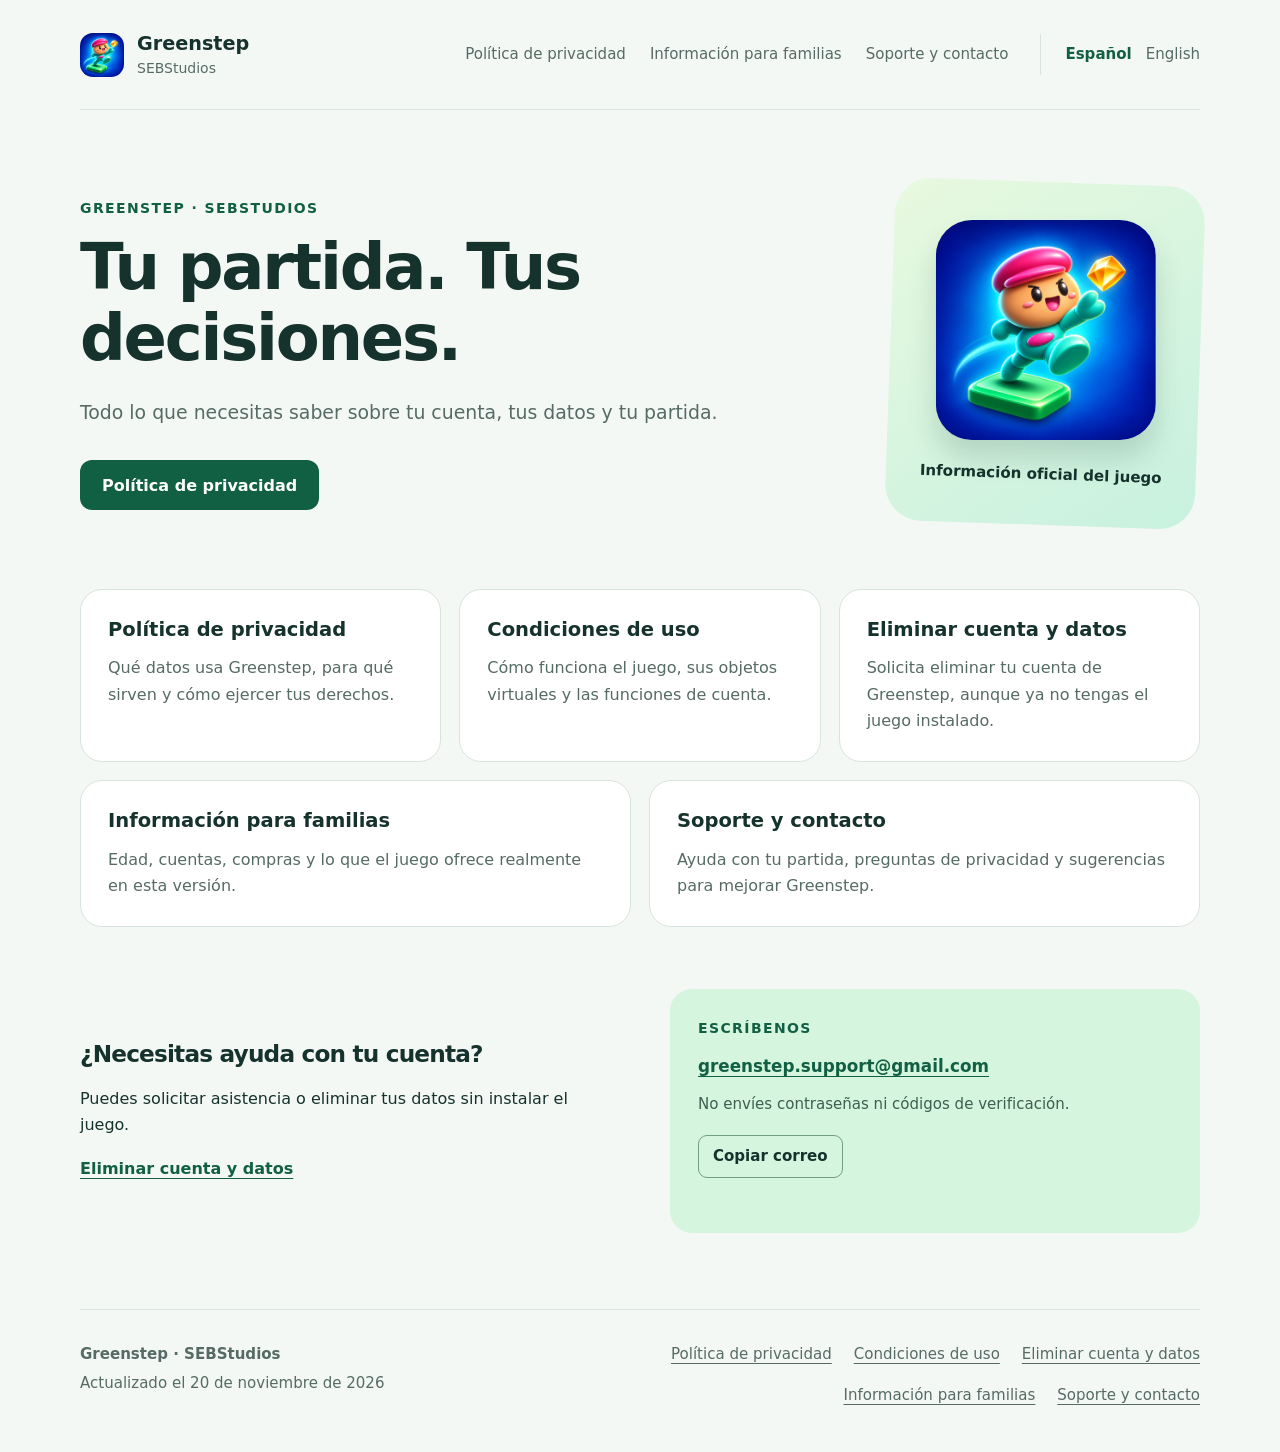
<file: index.html>
<!doctype html>
<html lang="es"><head><meta charset="utf-8"><meta name="viewport" content="width=device-width,initial-scale=1"><meta name="description" content="Todo lo que necesitas saber sobre tu cuenta, tus datos y tu partida."><meta name="color-scheme" content="light"><meta http-equiv="Content-Security-Policy" content="default-src 'none'; img-src 'self'; style-src 'self'; script-src 'self'; connect-src 'none'; base-uri 'self'; form-action 'none'; object-src 'none'"><meta name="referrer" content="no-referrer"><title>Información y ayuda · Greenstep</title><link rel="canonical" href="https://sinanbou.github.io/GreenStep-Pages/index.html"><link rel="icon" href="assets/icon.png"><link rel="stylesheet" href="assets/style.css"><script src="assets/copy.js" defer></script></head><body><a class="skip" href="#main">Saltar al contenido</a><header class="top"><a class="brand" href="index.html"><img src="assets/icon.png" alt="" width="44" height="44"><span>Greenstep<small>SEBStudios</small></span></a><nav class="top-nav" aria-label="Principal"><a href="privacy.html">Política de privacidad</a><a href="families.html">Información para familias</a><a href="support.html">Soporte y contacto</a></nav><nav class="languages" aria-label="Idioma"><a href="index.html" lang="es" hreflang="es" aria-current="page">Español</a><a href="en/index.html" lang="en" hreflang="en">English</a></nav></header><main id="main" tabindex="-1"><section class="hero"><div><p class="eyebrow">GREENSTEP · SEBSTUDIOS</p><h1>Tu partida. Tus decisiones.</h1><p class="lead">Todo lo que necesitas saber sobre tu cuenta, tus datos y tu partida.</p><a class="primary" href="privacy.html">Política de privacidad</a></div><div class="game-mark"><img src="assets/icon.png" alt="Greenstep" width="220" height="220"><span>Información oficial del juego</span></div></section><section class="resources" aria-label="Información y ayuda"><a class="resource" href="privacy.html"><span class="resource-label">Política de privacidad</span><span>Qué datos usa Greenstep, para qué sirven y cómo ejercer tus derechos.</span></a><a class="resource" href="terms.html"><span class="resource-label">Condiciones de uso</span><span>Cómo funciona el juego, sus objetos virtuales y las funciones de cuenta.</span></a><a class="resource" href="delete-account.html"><span class="resource-label">Eliminar cuenta y datos</span><span>Solicita eliminar tu cuenta de Greenstep, aunque ya no tengas el juego instalado.</span></a><a class="resource" href="families.html"><span class="resource-label">Información para familias</span><span>Edad, cuentas, compras y lo que el juego ofrece realmente en esta versión.</span></a><a class="resource" href="support.html"><span class="resource-label">Soporte y contacto</span><span>Ayuda con tu partida, preguntas de privacidad y sugerencias para mejorar Greenstep.</span></a></section><section class="help-row"><div><h2>¿Necesitas ayuda con tu cuenta?</h2><p>Puedes solicitar asistencia o eliminar tus datos sin instalar el juego.</p><a class="text-link" href="delete-account.html">Eliminar cuenta y datos</a></div><aside class="contact-block" aria-label="Escríbenos"><p class="eyebrow">Escríbenos</p><a class="email" href="mailto:greenstep.support@gmail.com">greenstep.support@gmail.com</a><p>No envíes contraseñas ni códigos de verificación.</p><button class="secondary" type="button" data-copy="greenstep.support@gmail.com" data-success="Dirección copiada" data-failure="Selecciona la dirección para copiarla">Copiar correo</button><span class="copy-status" role="status" aria-live="polite"></span></aside></section></main><footer><div><strong>Greenstep · SEBStudios</strong><p>Actualizado el 20 de noviembre de 2026</p></div><nav aria-label="Documentos"><a href="privacy.html">Política de privacidad</a><a href="terms.html">Condiciones de uso</a><a href="delete-account.html">Eliminar cuenta y datos</a><a href="families.html">Información para familias</a><a href="support.html">Soporte y contacto</a></nav></footer></body></html>
</file>
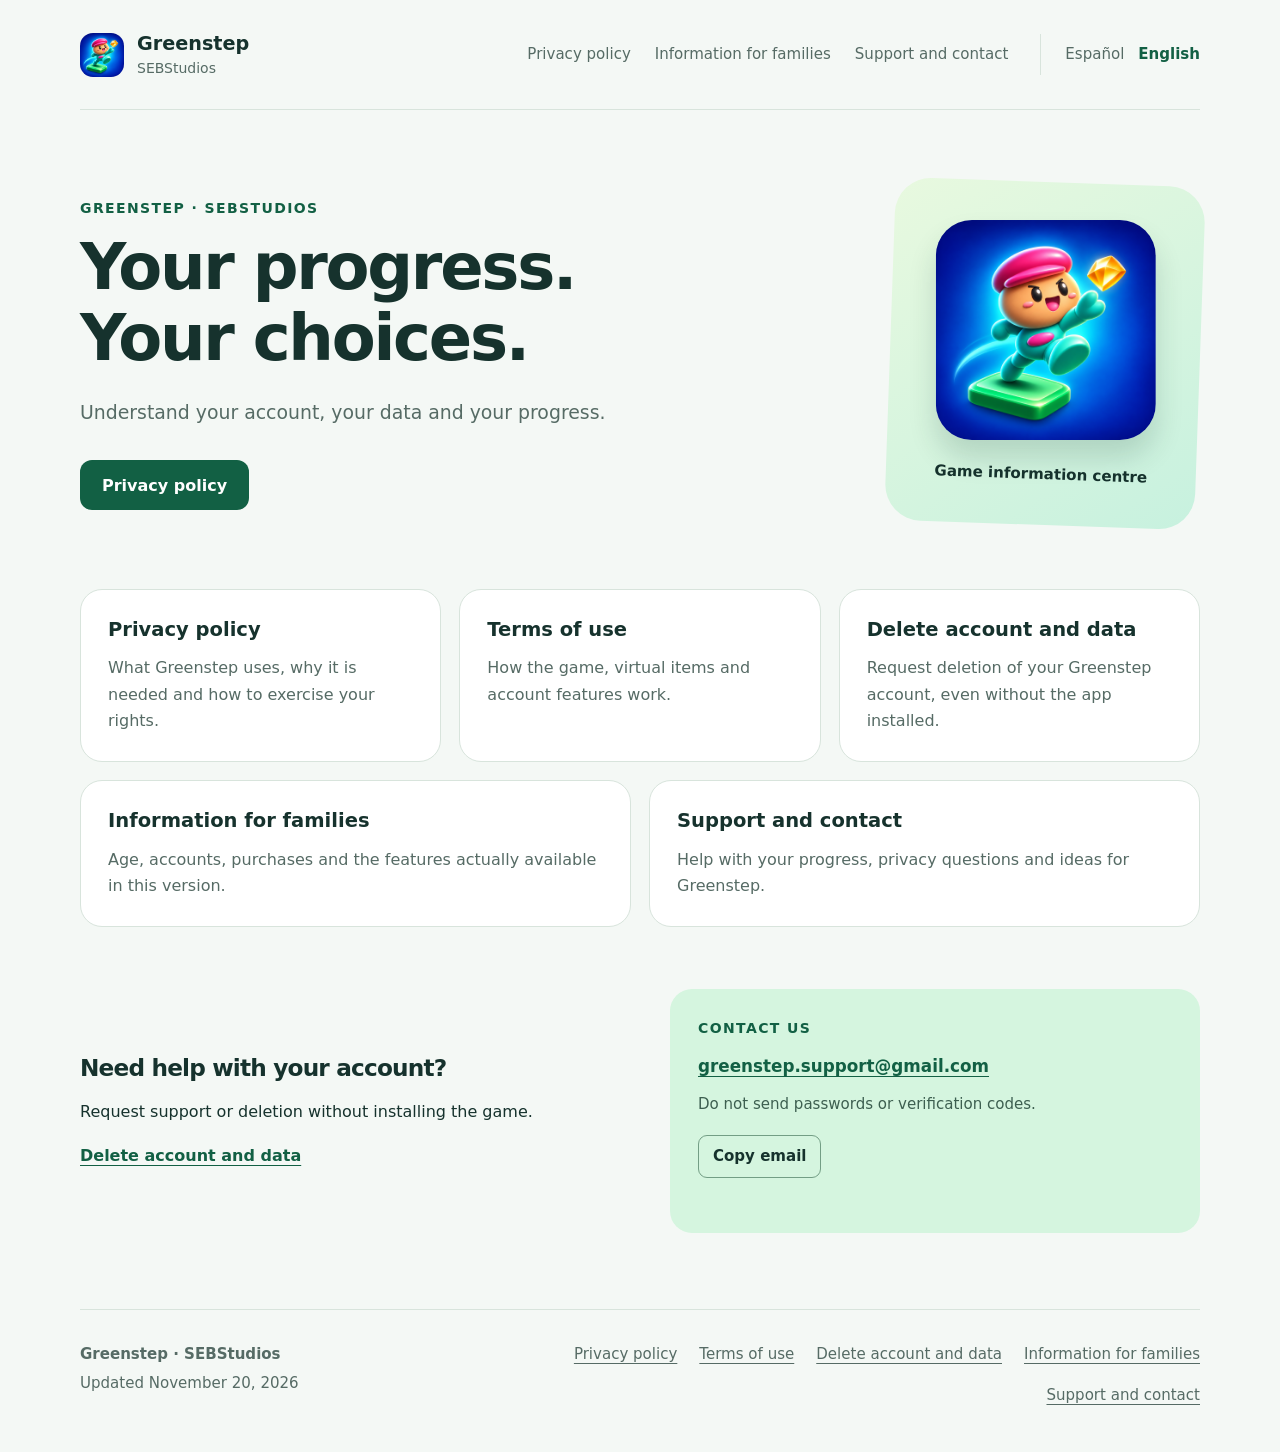
<file: en/index.html>
<!doctype html>
<html lang="en"><head><meta charset="utf-8"><meta name="viewport" content="width=device-width,initial-scale=1"><meta name="description" content="Understand your account, your data and your progress."><meta name="color-scheme" content="light"><meta http-equiv="Content-Security-Policy" content="default-src 'none'; img-src 'self'; style-src 'self'; script-src 'self'; connect-src 'none'; base-uri 'self'; form-action 'none'; object-src 'none'"><meta name="referrer" content="no-referrer"><title>Information &amp; help · Greenstep</title><link rel="canonical" href="https://sinanbou.github.io/GreenStep-Pages/en/index.html"><link rel="icon" href="../assets/icon.png"><link rel="stylesheet" href="../assets/style.css"><script src="../assets/copy.js" defer></script></head><body><a class="skip" href="#main">Skip to content</a><header class="top"><a class="brand" href="index.html"><img src="../assets/icon.png" alt="" width="44" height="44"><span>Greenstep<small>SEBStudios</small></span></a><nav class="top-nav" aria-label="Main"><a href="privacy.html">Privacy policy</a><a href="families.html">Information for families</a><a href="support.html">Support and contact</a></nav><nav class="languages" aria-label="Language"><a href="../index.html" lang="es" hreflang="es">Español</a><a href="index.html" lang="en" hreflang="en" aria-current="page">English</a></nav></header><main id="main" tabindex="-1"><section class="hero"><div><p class="eyebrow">GREENSTEP · SEBSTUDIOS</p><h1>Your progress. Your choices.</h1><p class="lead">Understand your account, your data and your progress.</p><a class="primary" href="privacy.html">Privacy policy</a></div><div class="game-mark"><img src="../assets/icon.png" alt="Greenstep" width="220" height="220"><span>Game information centre</span></div></section><section class="resources" aria-label="Information &amp; help"><a class="resource" href="privacy.html"><span class="resource-label">Privacy policy</span><span>What Greenstep uses, why it is needed and how to exercise your rights.</span></a><a class="resource" href="terms.html"><span class="resource-label">Terms of use</span><span>How the game, virtual items and account features work.</span></a><a class="resource" href="delete-account.html"><span class="resource-label">Delete account and data</span><span>Request deletion of your Greenstep account, even without the app installed.</span></a><a class="resource" href="families.html"><span class="resource-label">Information for families</span><span>Age, accounts, purchases and the features actually available in this version.</span></a><a class="resource" href="support.html"><span class="resource-label">Support and contact</span><span>Help with your progress, privacy questions and ideas for Greenstep.</span></a></section><section class="help-row"><div><h2>Need help with your account?</h2><p>Request support or deletion without installing the game.</p><a class="text-link" href="delete-account.html">Delete account and data</a></div><aside class="contact-block" aria-label="Contact us"><p class="eyebrow">Contact us</p><a class="email" href="mailto:greenstep.support@gmail.com">greenstep.support@gmail.com</a><p>Do not send passwords or verification codes.</p><button class="secondary" type="button" data-copy="greenstep.support@gmail.com" data-success="Address copied" data-failure="Select the address to copy it">Copy email</button><span class="copy-status" role="status" aria-live="polite"></span></aside></section></main><footer><div><strong>Greenstep · SEBStudios</strong><p>Updated November 20, 2026</p></div><nav aria-label="Documents"><a href="privacy.html">Privacy policy</a><a href="terms.html">Terms of use</a><a href="delete-account.html">Delete account and data</a><a href="families.html">Information for families</a><a href="support.html">Support and contact</a></nav></footer></body></html>
</file>
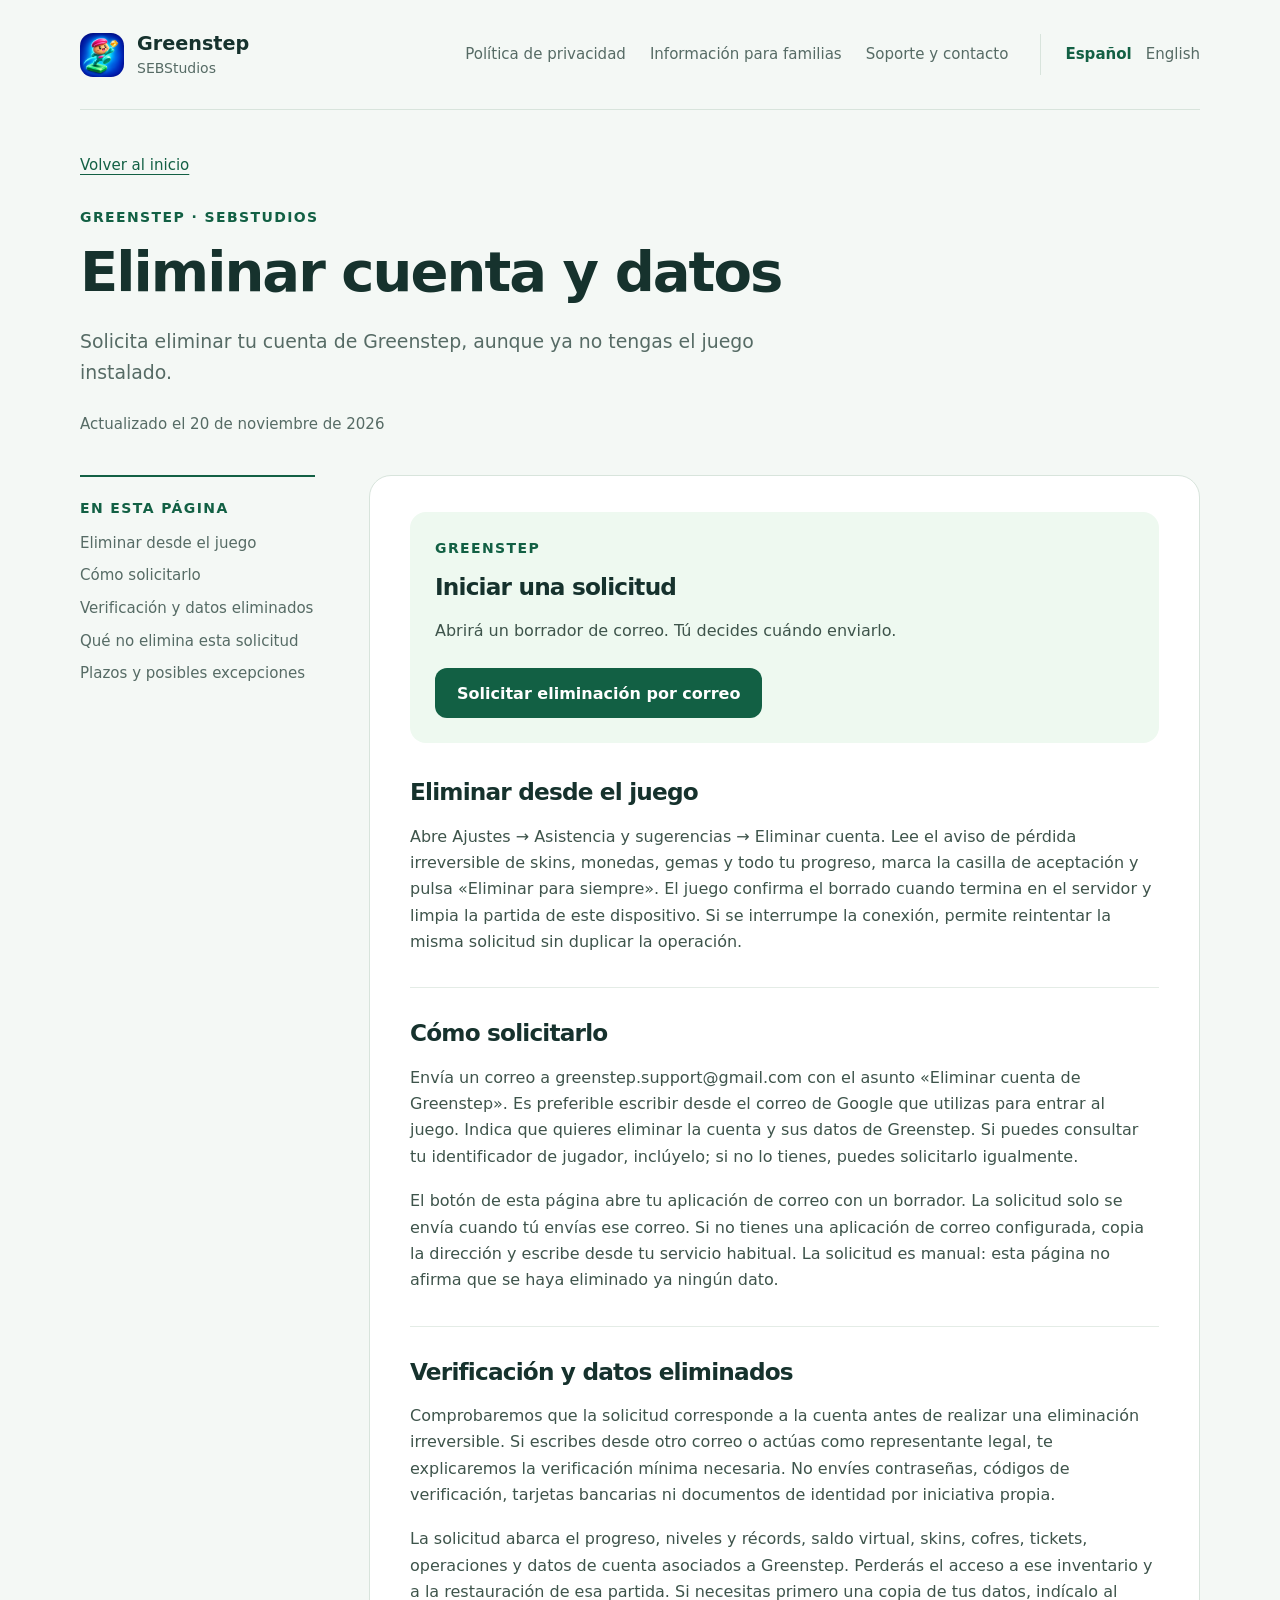
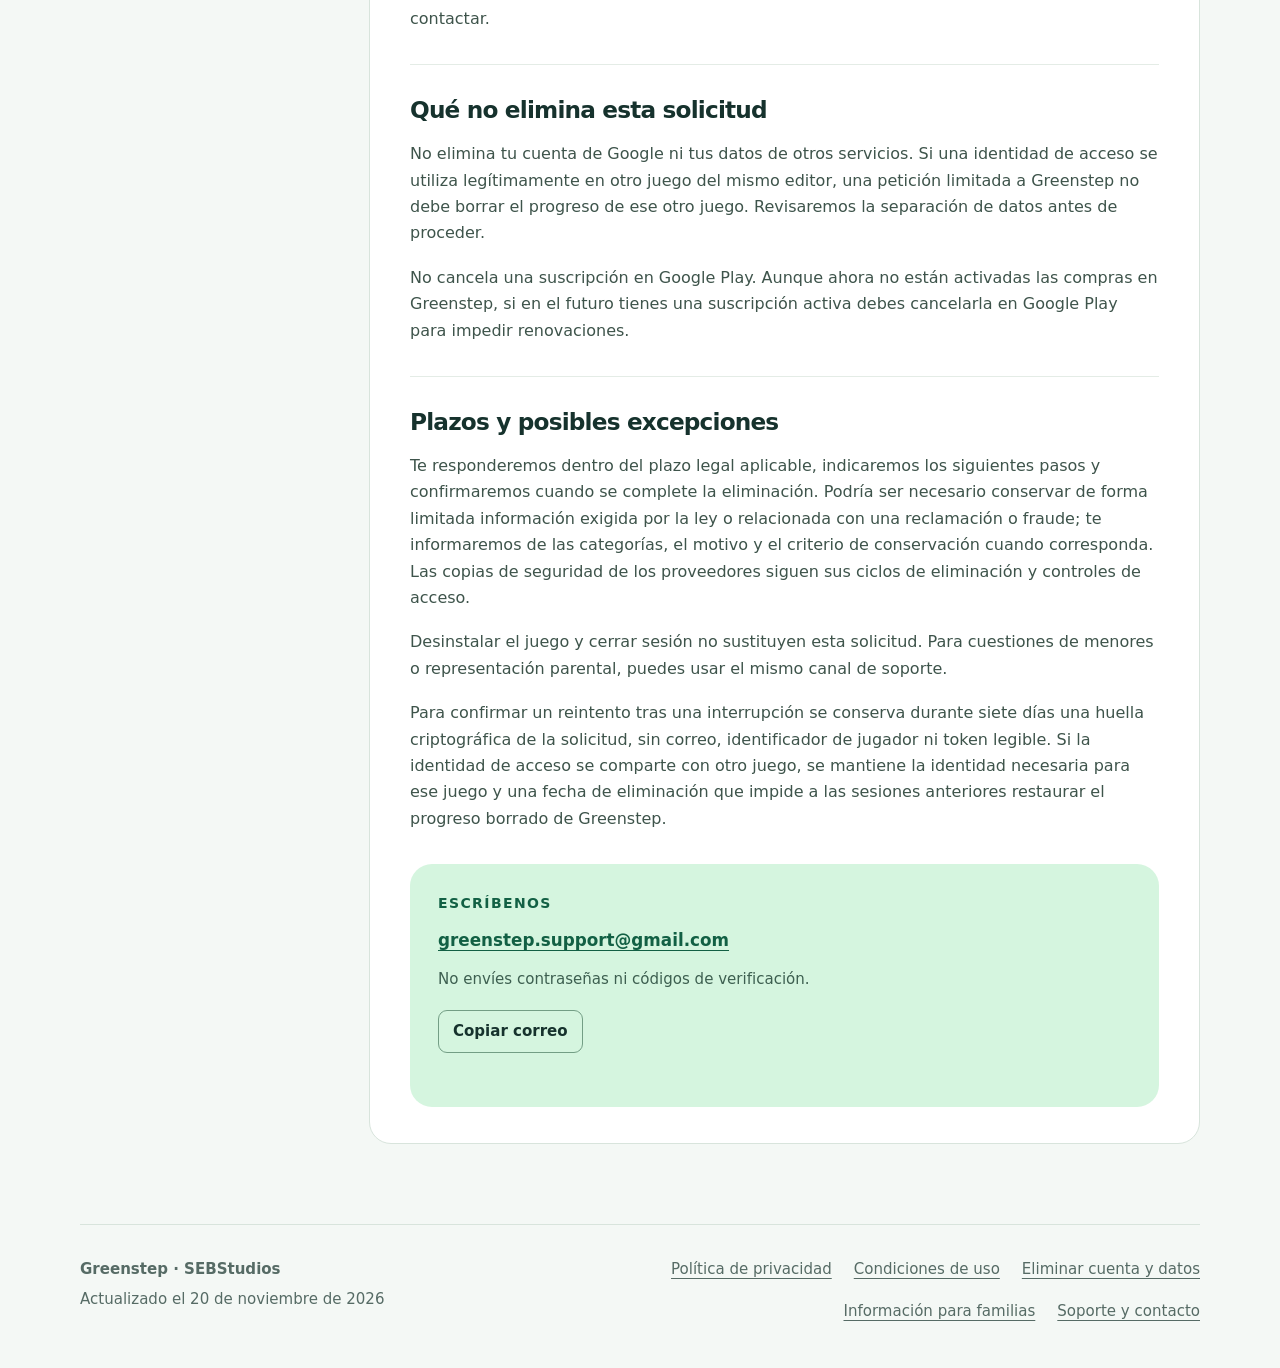
<file: delete-account.html>
<!doctype html>
<html lang="es"><head><meta charset="utf-8"><meta name="viewport" content="width=device-width,initial-scale=1"><meta name="description" content="Solicita eliminar tu cuenta de Greenstep, aunque ya no tengas el juego instalado."><meta name="color-scheme" content="light"><meta http-equiv="Content-Security-Policy" content="default-src 'none'; img-src 'self'; style-src 'self'; script-src 'self'; connect-src 'none'; base-uri 'self'; form-action 'none'; object-src 'none'"><meta name="referrer" content="no-referrer"><title>Eliminar cuenta y datos · Greenstep</title><link rel="canonical" href="https://sinanbou.github.io/GreenStep-Pages/delete-account.html"><link rel="icon" href="assets/icon.png"><link rel="stylesheet" href="assets/style.css"><script src="assets/copy.js" defer></script></head><body><a class="skip" href="#main">Saltar al contenido</a><header class="top"><a class="brand" href="index.html"><img src="assets/icon.png" alt="" width="44" height="44"><span>Greenstep<small>SEBStudios</small></span></a><nav class="top-nav" aria-label="Principal"><a href="privacy.html">Política de privacidad</a><a href="families.html">Información para familias</a><a href="support.html">Soporte y contacto</a></nav><nav class="languages" aria-label="Idioma"><a href="delete-account.html" lang="es" hreflang="es" aria-current="page">Español</a><a href="en/delete-account.html" lang="en" hreflang="en">English</a></nav></header><main id="main" tabindex="-1"><header class="document-heading"><a class="back" href="index.html">Volver al inicio</a><p class="eyebrow">GREENSTEP · SEBSTUDIOS</p><h1>Eliminar cuenta y datos</h1><p class="lead">Solicita eliminar tu cuenta de Greenstep, aunque ya no tengas el juego instalado.</p><p class="updated">Actualizado el 20 de noviembre de 2026</p></header><div class="document-grid"><aside class="contents"><p class="eyebrow">En esta página</p><nav aria-label="Índice"><a href="#section-0">Eliminar desde el juego</a><a href="#section-1">Cómo solicitarlo</a><a href="#section-2">Verificación y datos eliminados</a><a href="#section-3">Qué no elimina esta solicitud</a><a href="#section-4">Plazos y posibles excepciones</a></nav></aside><article><div class="request-box"><p class="eyebrow">GREENSTEP</p><h2>Iniciar una solicitud</h2><p>Abrirá un borrador de correo. Tú decides cuándo enviarlo.</p><a class="primary" href="mailto:greenstep.support@gmail.com?subject=Eliminar%20cuenta%20de%20Greenstep&amp;body=Hola%2C%20quiero%20solicitar%20la%20eliminaci%C3%B3n%20de%20mi%20cuenta%20y%20datos%20de%20Greenstep.%0D%0ACorreo%20vinculado%20a%20la%20cuenta%3A%20%0D%0AIdentificador%20de%20jugador%20%28si%20est%C3%A1%20disponible%29%3A%20%0D%0APor%20favor%2C%20indicadme%20c%C3%B3mo%20verificar%20y%20completar%20la%20solicitud.">Solicitar eliminación por correo</a></div><section id="section-0"><h2>Eliminar desde el juego</h2><p>Abre Ajustes → Asistencia y sugerencias → Eliminar cuenta. Lee el aviso de pérdida irreversible de skins, monedas, gemas y todo tu progreso, marca la casilla de aceptación y pulsa «Eliminar para siempre». El juego confirma el borrado cuando termina en el servidor y limpia la partida de este dispositivo. Si se interrumpe la conexión, permite reintentar la misma solicitud sin duplicar la operación.</p></section><section id="section-1"><h2>Cómo solicitarlo</h2><p>Envía un correo a greenstep.support@gmail.com con el asunto «Eliminar cuenta de Greenstep». Es preferible escribir desde el correo de Google que utilizas para entrar al juego. Indica que quieres eliminar la cuenta y sus datos de Greenstep. Si puedes consultar tu identificador de jugador, inclúyelo; si no lo tienes, puedes solicitarlo igualmente.</p><p>El botón de esta página abre tu aplicación de correo con un borrador. La solicitud solo se envía cuando tú envías ese correo. Si no tienes una aplicación de correo configurada, copia la dirección y escribe desde tu servicio habitual. La solicitud es manual: esta página no afirma que se haya eliminado ya ningún dato.</p></section><section id="section-2"><h2>Verificación y datos eliminados</h2><p>Comprobaremos que la solicitud corresponde a la cuenta antes de realizar una eliminación irreversible. Si escribes desde otro correo o actúas como representante legal, te explicaremos la verificación mínima necesaria. No envíes contraseñas, códigos de verificación, tarjetas bancarias ni documentos de identidad por iniciativa propia.</p><p>La solicitud abarca el progreso, niveles y récords, saldo virtual, skins, cofres, tickets, operaciones y datos de cuenta asociados a Greenstep. Perderás el acceso a ese inventario y a la restauración de esa partida. Si necesitas primero una copia de tus datos, indícalo al contactar.</p></section><section id="section-3"><h2>Qué no elimina esta solicitud</h2><p>No elimina tu cuenta de Google ni tus datos de otros servicios. Si una identidad de acceso se utiliza legítimamente en otro juego del mismo editor, una petición limitada a Greenstep no debe borrar el progreso de ese otro juego. Revisaremos la separación de datos antes de proceder.</p><p>No cancela una suscripción en Google Play. Aunque ahora no están activadas las compras en Greenstep, si en el futuro tienes una suscripción activa debes cancelarla en Google Play para impedir renovaciones.</p></section><section id="section-4"><h2>Plazos y posibles excepciones</h2><p>Te responderemos dentro del plazo legal aplicable, indicaremos los siguientes pasos y confirmaremos cuando se complete la eliminación. Podría ser necesario conservar de forma limitada información exigida por la ley o relacionada con una reclamación o fraude; te informaremos de las categorías, el motivo y el criterio de conservación cuando corresponda. Las copias de seguridad de los proveedores siguen sus ciclos de eliminación y controles de acceso.</p><p>Desinstalar el juego y cerrar sesión no sustituyen esta solicitud. Para cuestiones de menores o representación parental, puedes usar el mismo canal de soporte.</p><p>Para confirmar un reintento tras una interrupción se conserva durante siete días una huella criptográfica de la solicitud, sin correo, identificador de jugador ni token legible. Si la identidad de acceso se comparte con otro juego, se mantiene la identidad necesaria para ese juego y una fecha de eliminación que impide a las sesiones anteriores restaurar el progreso borrado de Greenstep.</p></section><aside class="contact-block" aria-label="Escríbenos"><p class="eyebrow">Escríbenos</p><a class="email" href="mailto:greenstep.support@gmail.com">greenstep.support@gmail.com</a><p>No envíes contraseñas ni códigos de verificación.</p><button class="secondary" type="button" data-copy="greenstep.support@gmail.com" data-success="Dirección copiada" data-failure="Selecciona la dirección para copiarla">Copiar correo</button><span class="copy-status" role="status" aria-live="polite"></span></aside></article></div></main><footer><div><strong>Greenstep · SEBStudios</strong><p>Actualizado el 20 de noviembre de 2026</p></div><nav aria-label="Documentos"><a href="privacy.html">Política de privacidad</a><a href="terms.html">Condiciones de uso</a><a href="delete-account.html">Eliminar cuenta y datos</a><a href="families.html">Información para familias</a><a href="support.html">Soporte y contacto</a></nav></footer></body></html>
</file>
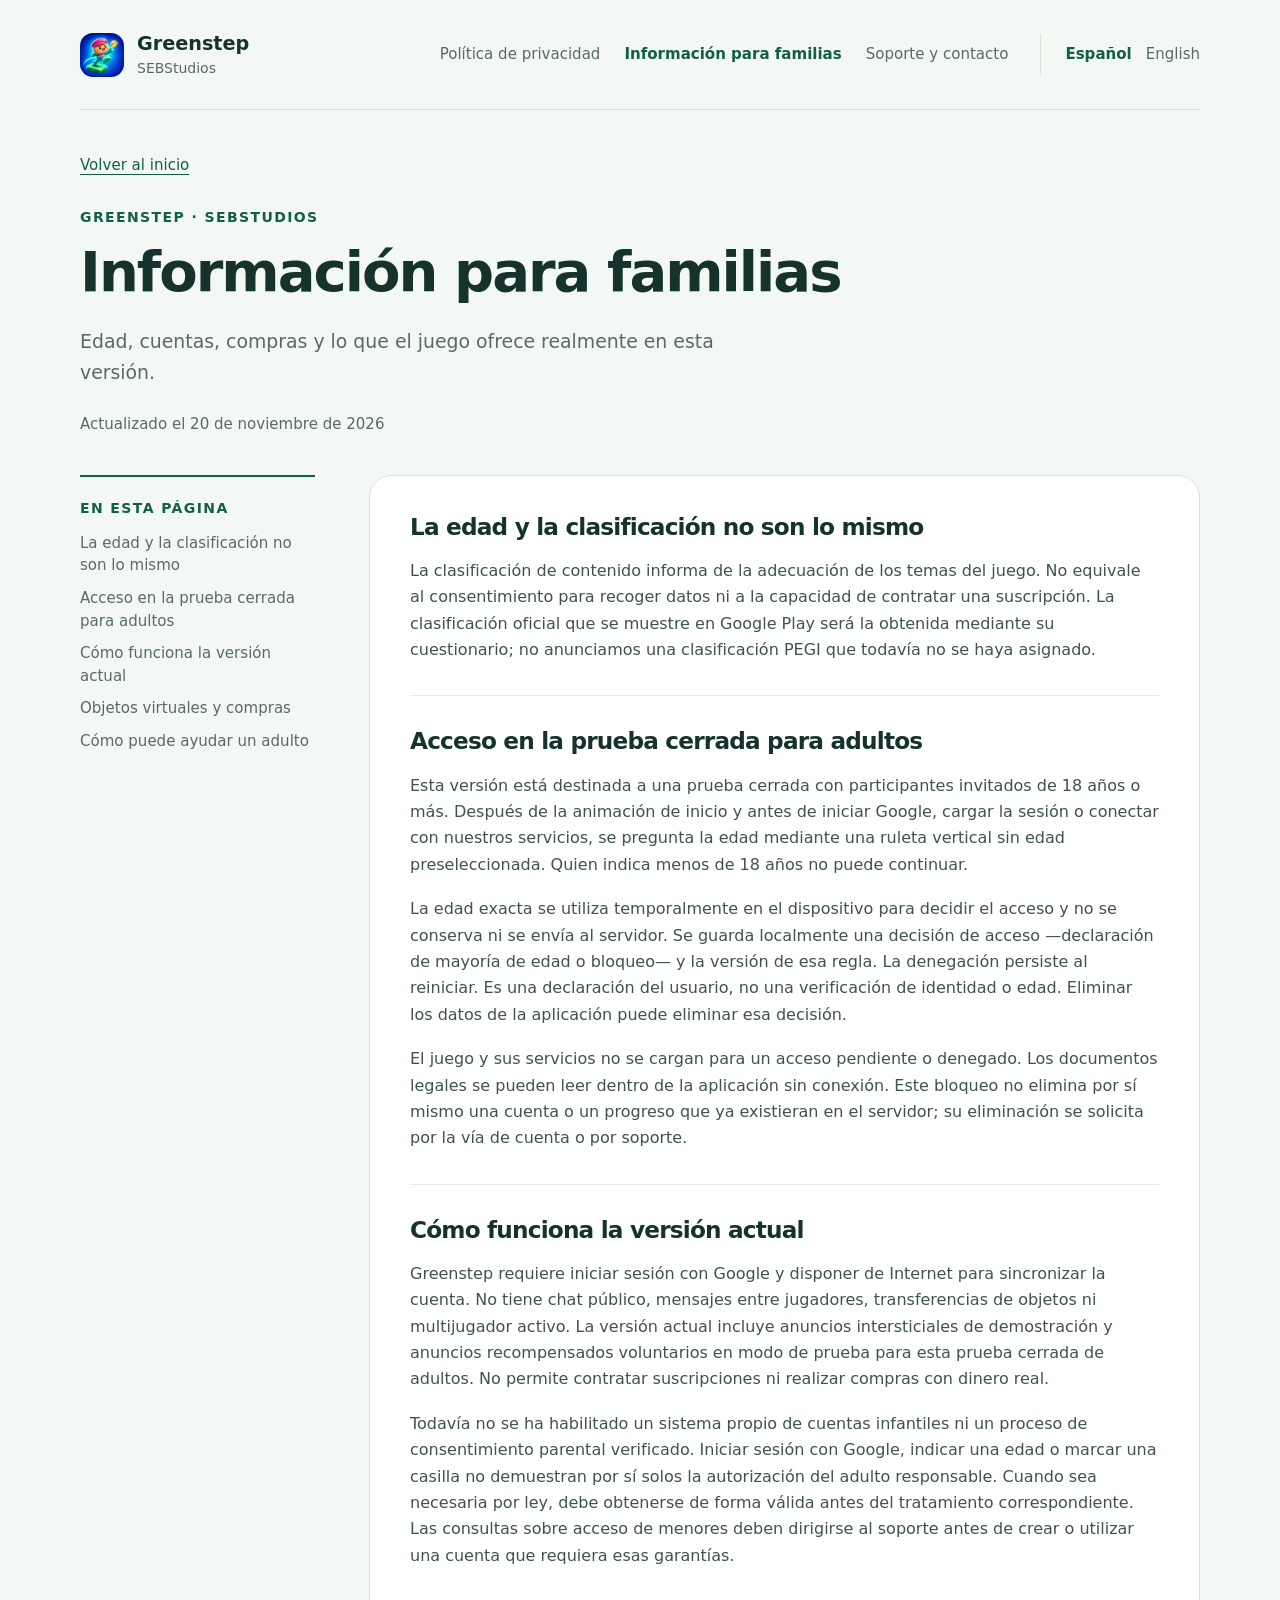
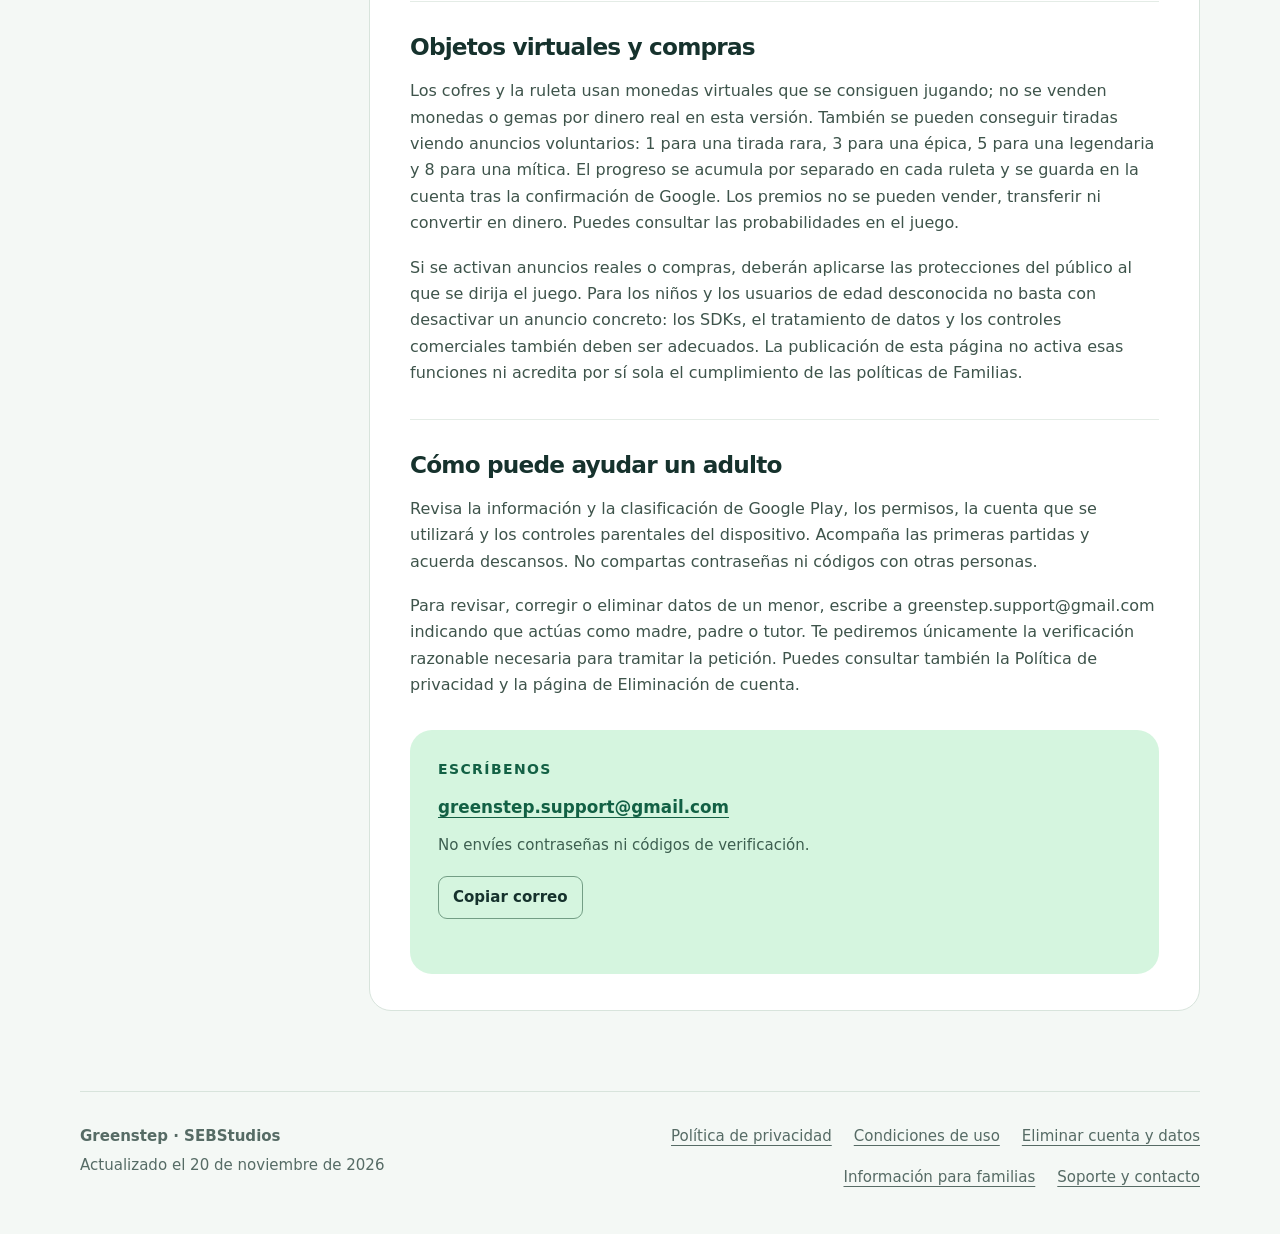
<file: families.html>
<!doctype html>
<html lang="es"><head><meta charset="utf-8"><meta name="viewport" content="width=device-width,initial-scale=1"><meta name="description" content="Edad, cuentas, compras y lo que el juego ofrece realmente en esta versión."><meta name="color-scheme" content="light"><meta http-equiv="Content-Security-Policy" content="default-src 'none'; img-src 'self'; style-src 'self'; script-src 'self'; connect-src 'none'; base-uri 'self'; form-action 'none'; object-src 'none'"><meta name="referrer" content="no-referrer"><title>Información para familias · Greenstep</title><link rel="canonical" href="https://sinanbou.github.io/GreenStep-Pages/families.html"><link rel="icon" href="assets/icon.png"><link rel="stylesheet" href="assets/style.css"><script src="assets/copy.js" defer></script></head><body><a class="skip" href="#main">Saltar al contenido</a><header class="top"><a class="brand" href="index.html"><img src="assets/icon.png" alt="" width="44" height="44"><span>Greenstep<small>SEBStudios</small></span></a><nav class="top-nav" aria-label="Principal"><a href="privacy.html">Política de privacidad</a><a href="families.html" aria-current="page">Información para familias</a><a href="support.html">Soporte y contacto</a></nav><nav class="languages" aria-label="Idioma"><a href="families.html" lang="es" hreflang="es" aria-current="page">Español</a><a href="en/families.html" lang="en" hreflang="en">English</a></nav></header><main id="main" tabindex="-1"><header class="document-heading"><a class="back" href="index.html">Volver al inicio</a><p class="eyebrow">GREENSTEP · SEBSTUDIOS</p><h1>Información para familias</h1><p class="lead">Edad, cuentas, compras y lo que el juego ofrece realmente en esta versión.</p><p class="updated">Actualizado el 20 de noviembre de 2026</p></header><div class="document-grid"><aside class="contents"><p class="eyebrow">En esta página</p><nav aria-label="Índice"><a href="#section-0">La edad y la clasificación no son lo mismo</a><a href="#section-1">Acceso en la prueba cerrada para adultos</a><a href="#section-2">Cómo funciona la versión actual</a><a href="#section-3">Objetos virtuales y compras</a><a href="#section-4">Cómo puede ayudar un adulto</a></nav></aside><article><section id="section-0"><h2>La edad y la clasificación no son lo mismo</h2><p>La clasificación de contenido informa de la adecuación de los temas del juego. No equivale al consentimiento para recoger datos ni a la capacidad de contratar una suscripción. La clasificación oficial que se muestre en Google Play será la obtenida mediante su cuestionario; no anunciamos una clasificación PEGI que todavía no se haya asignado.</p></section><section id="section-1"><h2>Acceso en la prueba cerrada para adultos</h2><p>Esta versión está destinada a una prueba cerrada con participantes invitados de 18 años o más. Después de la animación de inicio y antes de iniciar Google, cargar la sesión o conectar con nuestros servicios, se pregunta la edad mediante una ruleta vertical sin edad preseleccionada. Quien indica menos de 18 años no puede continuar.</p><p>La edad exacta se utiliza temporalmente en el dispositivo para decidir el acceso y no se conserva ni se envía al servidor. Se guarda localmente una decisión de acceso —declaración de mayoría de edad o bloqueo— y la versión de esa regla. La denegación persiste al reiniciar. Es una declaración del usuario, no una verificación de identidad o edad. Eliminar los datos de la aplicación puede eliminar esa decisión.</p><p>El juego y sus servicios no se cargan para un acceso pendiente o denegado. Los documentos legales se pueden leer dentro de la aplicación sin conexión. Este bloqueo no elimina por sí mismo una cuenta o un progreso que ya existieran en el servidor; su eliminación se solicita por la vía de cuenta o por soporte.</p></section><section id="section-2"><h2>Cómo funciona la versión actual</h2><p>Greenstep requiere iniciar sesión con Google y disponer de Internet para sincronizar la cuenta. No tiene chat público, mensajes entre jugadores, transferencias de objetos ni multijugador activo. La versión actual incluye anuncios intersticiales de demostración y anuncios recompensados voluntarios en modo de prueba para esta prueba cerrada de adultos. No permite contratar suscripciones ni realizar compras con dinero real.</p><p>Todavía no se ha habilitado un sistema propio de cuentas infantiles ni un proceso de consentimiento parental verificado. Iniciar sesión con Google, indicar una edad o marcar una casilla no demuestran por sí solos la autorización del adulto responsable. Cuando sea necesaria por ley, debe obtenerse de forma válida antes del tratamiento correspondiente. Las consultas sobre acceso de menores deben dirigirse al soporte antes de crear o utilizar una cuenta que requiera esas garantías.</p></section><section id="section-3"><h2>Objetos virtuales y compras</h2><p>Los cofres y la ruleta usan monedas virtuales que se consiguen jugando; no se venden monedas o gemas por dinero real en esta versión. También se pueden conseguir tiradas viendo anuncios voluntarios: 1 para una tirada rara, 3 para una épica, 5 para una legendaria y 8 para una mítica. El progreso se acumula por separado en cada ruleta y se guarda en la cuenta tras la confirmación de Google. Los premios no se pueden vender, transferir ni convertir en dinero. Puedes consultar las probabilidades en el juego.</p><p>Si se activan anuncios reales o compras, deberán aplicarse las protecciones del público al que se dirija el juego. Para los niños y los usuarios de edad desconocida no basta con desactivar un anuncio concreto: los SDKs, el tratamiento de datos y los controles comerciales también deben ser adecuados. La publicación de esta página no activa esas funciones ni acredita por sí sola el cumplimiento de las políticas de Familias.</p></section><section id="section-4"><h2>Cómo puede ayudar un adulto</h2><p>Revisa la información y la clasificación de Google Play, los permisos, la cuenta que se utilizará y los controles parentales del dispositivo. Acompaña las primeras partidas y acuerda descansos. No compartas contraseñas ni códigos con otras personas.</p><p>Para revisar, corregir o eliminar datos de un menor, escribe a greenstep.support@gmail.com indicando que actúas como madre, padre o tutor. Te pediremos únicamente la verificación razonable necesaria para tramitar la petición. Puedes consultar también la Política de privacidad y la página de Eliminación de cuenta.</p></section><aside class="contact-block" aria-label="Escríbenos"><p class="eyebrow">Escríbenos</p><a class="email" href="mailto:greenstep.support@gmail.com">greenstep.support@gmail.com</a><p>No envíes contraseñas ni códigos de verificación.</p><button class="secondary" type="button" data-copy="greenstep.support@gmail.com" data-success="Dirección copiada" data-failure="Selecciona la dirección para copiarla">Copiar correo</button><span class="copy-status" role="status" aria-live="polite"></span></aside></article></div></main><footer><div><strong>Greenstep · SEBStudios</strong><p>Actualizado el 20 de noviembre de 2026</p></div><nav aria-label="Documentos"><a href="privacy.html">Política de privacidad</a><a href="terms.html">Condiciones de uso</a><a href="delete-account.html">Eliminar cuenta y datos</a><a href="families.html">Información para familias</a><a href="support.html">Soporte y contacto</a></nav></footer></body></html>
</file>
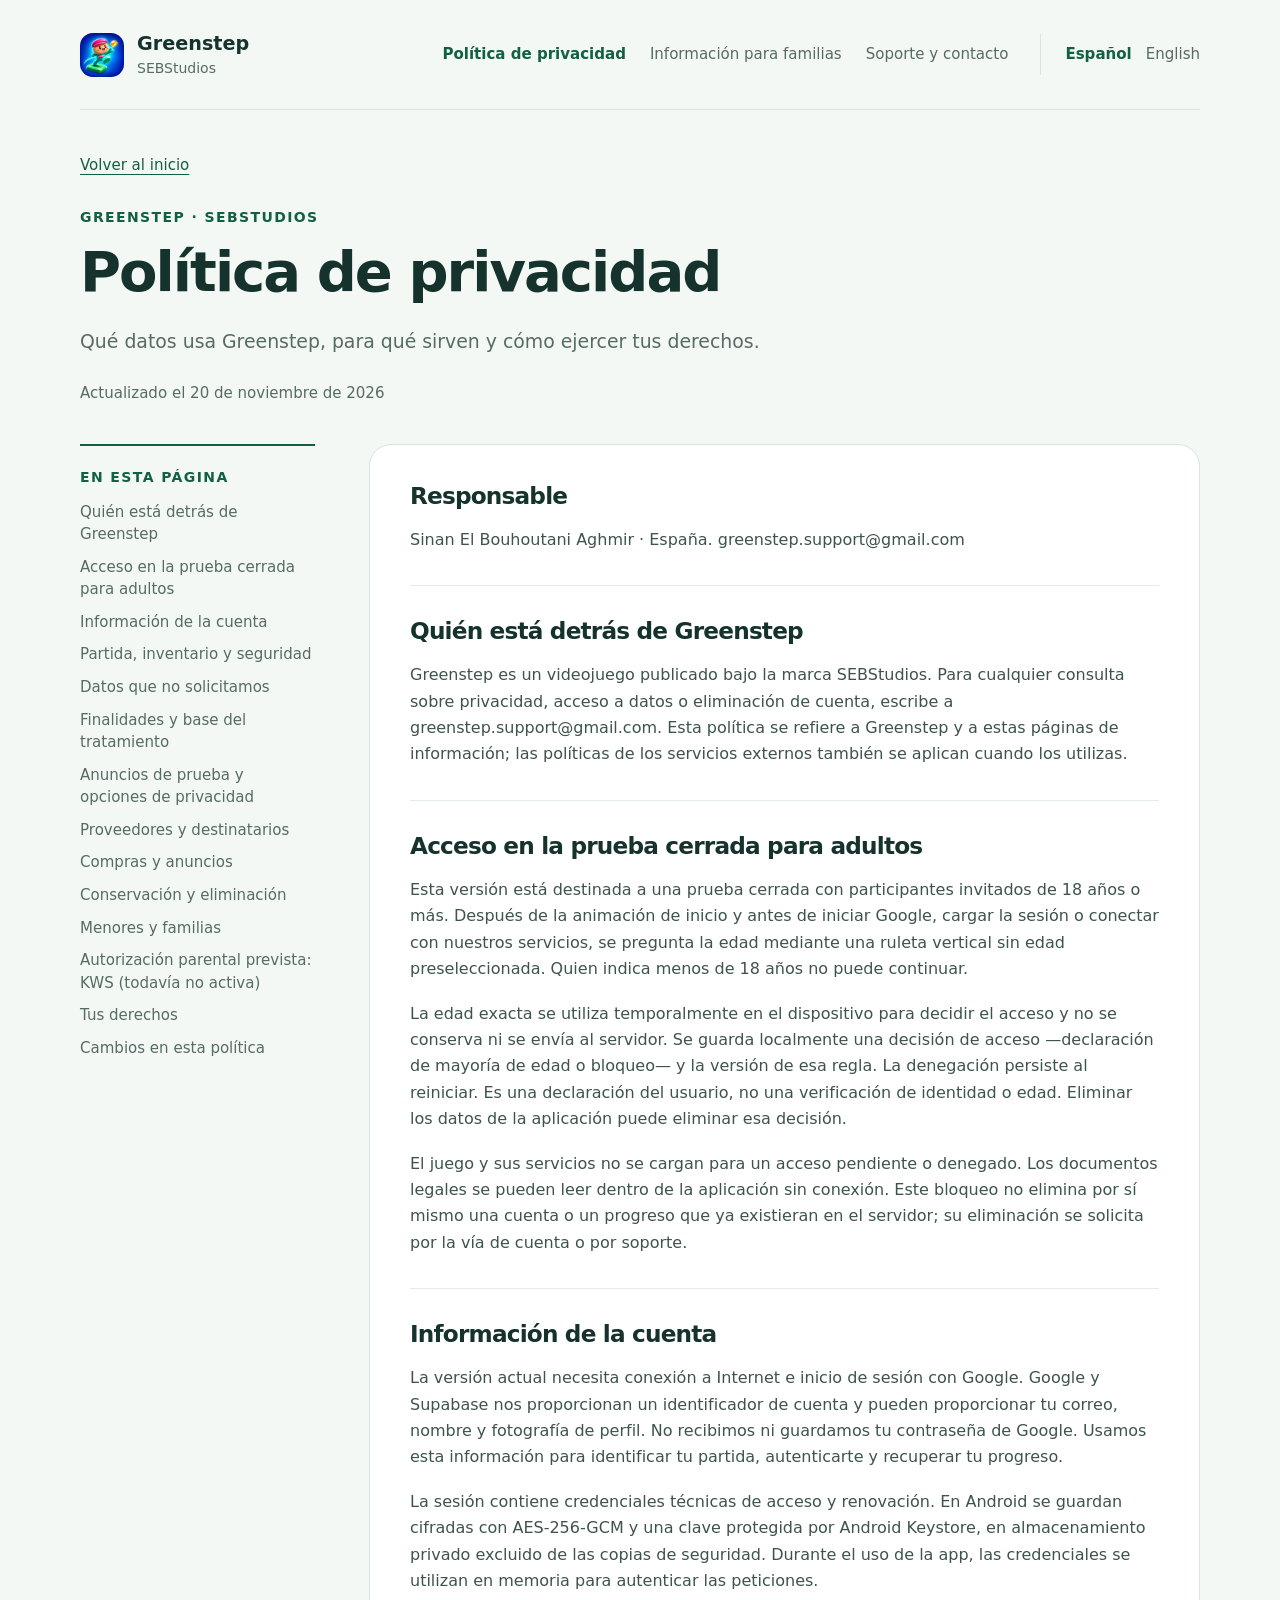
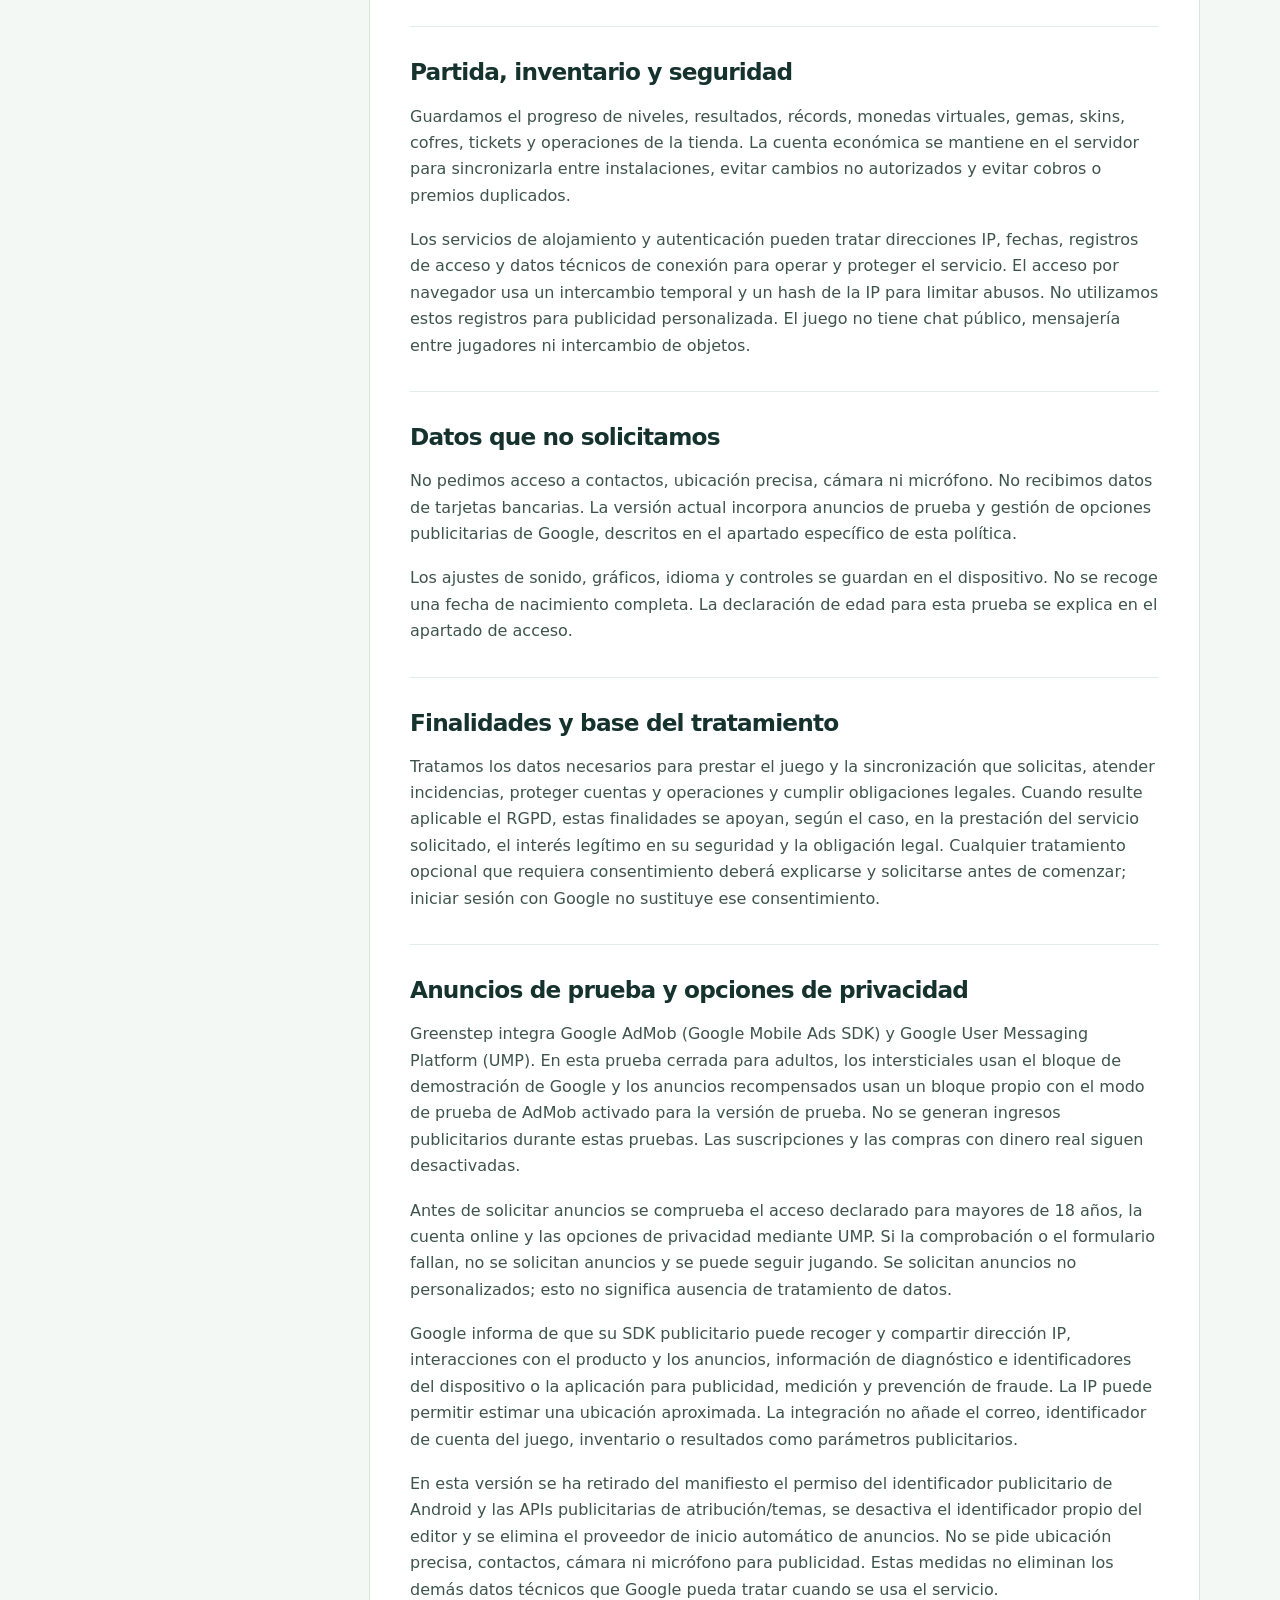
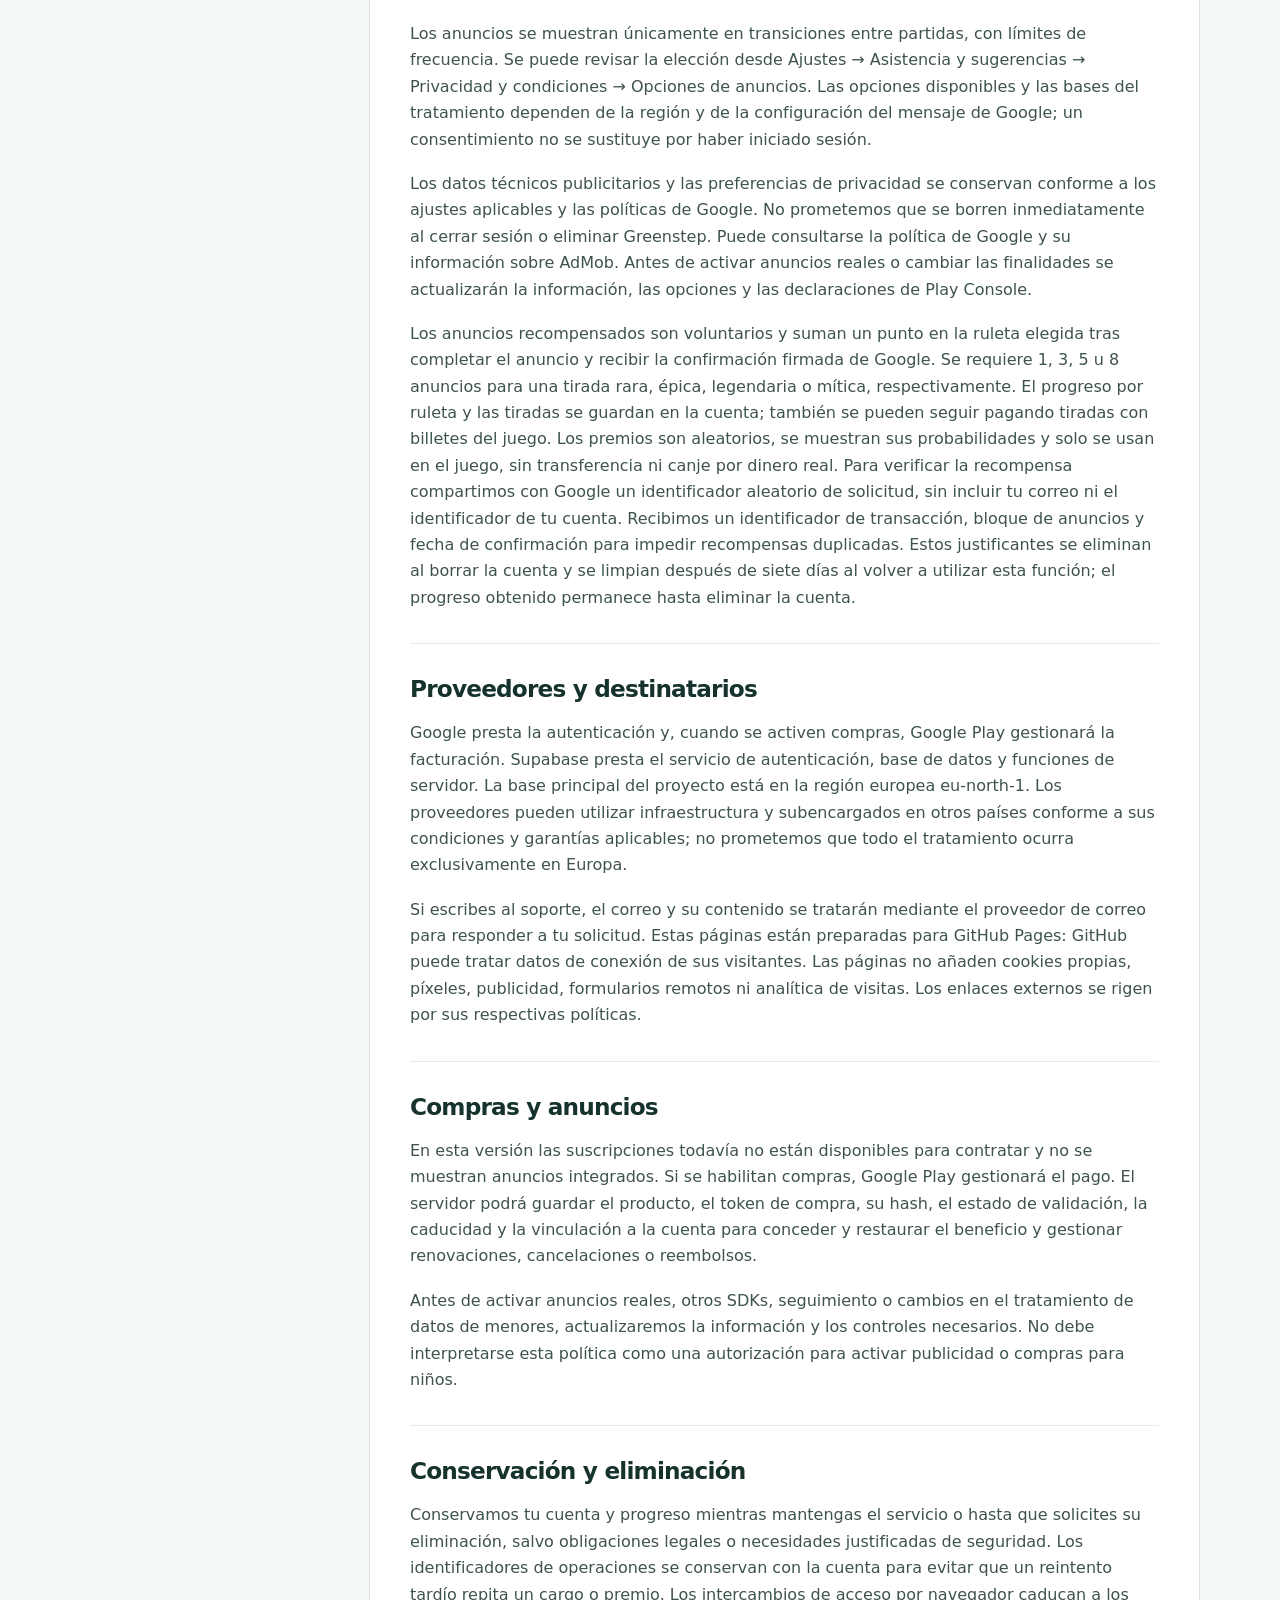
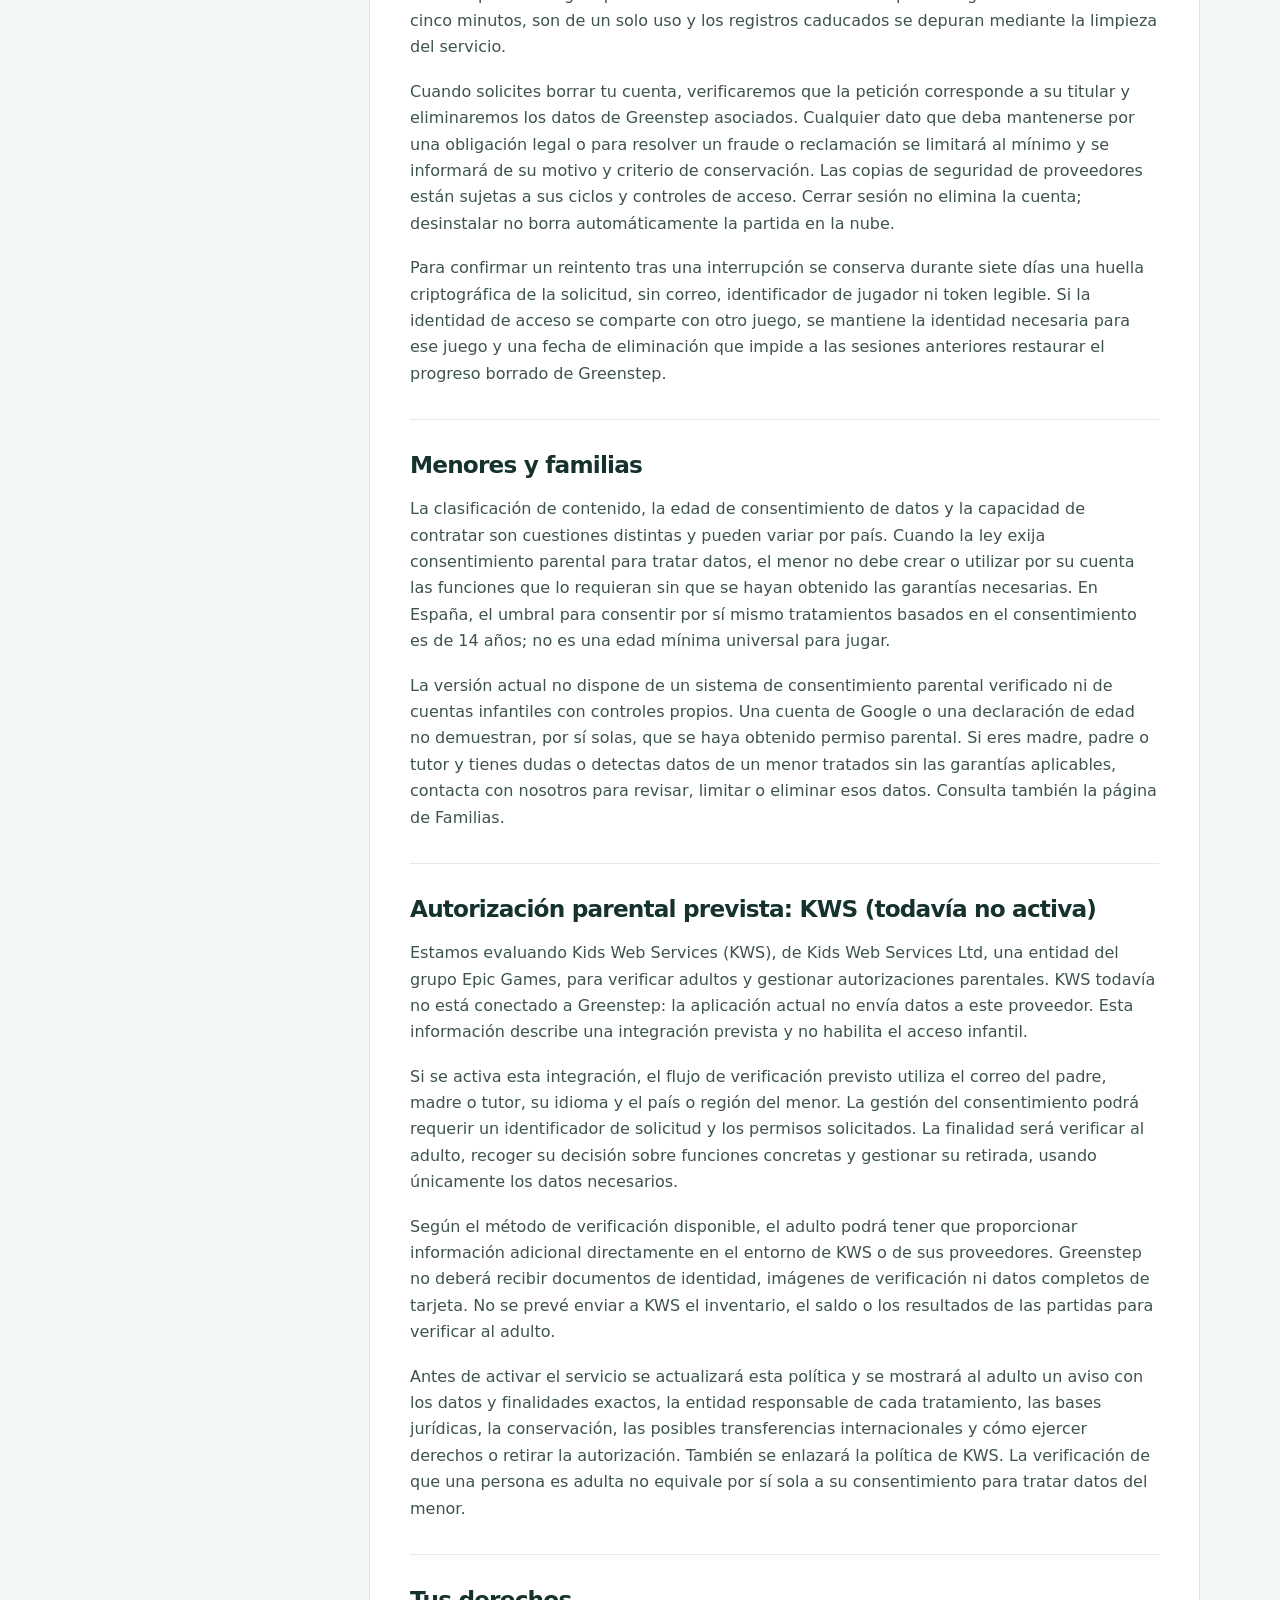
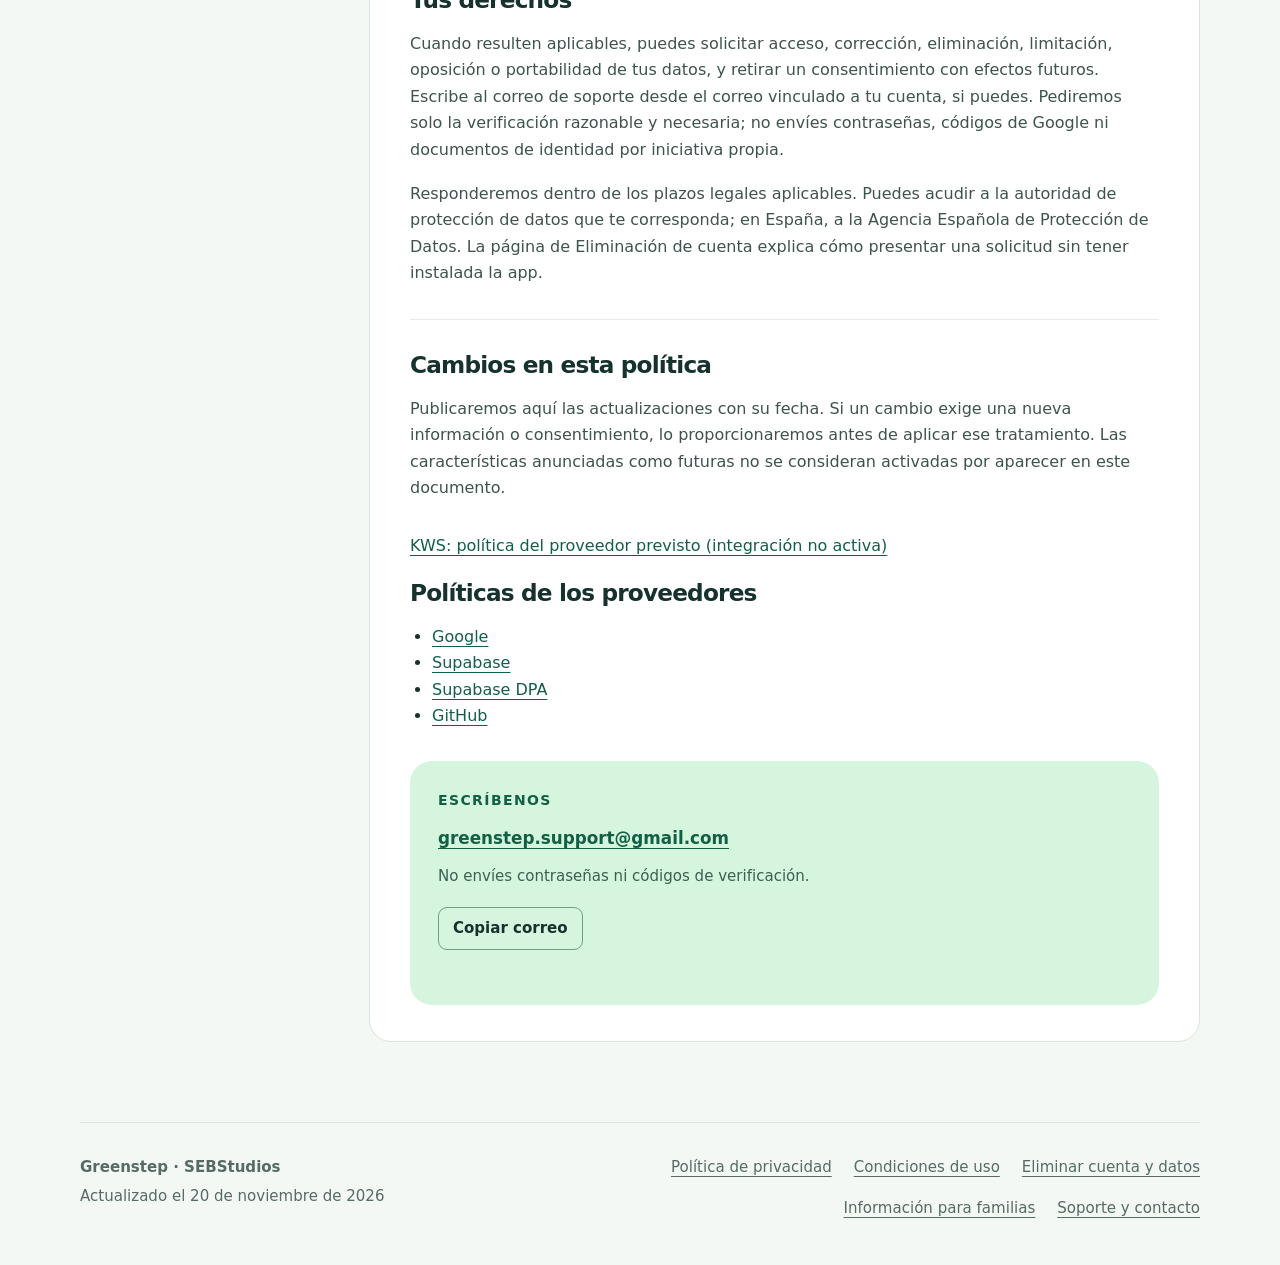
<file: privacy.html>
<!doctype html>
<html lang="es"><head><meta charset="utf-8"><meta name="viewport" content="width=device-width,initial-scale=1"><meta name="description" content="Qué datos usa Greenstep, para qué sirven y cómo ejercer tus derechos."><meta name="color-scheme" content="light"><meta http-equiv="Content-Security-Policy" content="default-src 'none'; img-src 'self'; style-src 'self'; script-src 'self'; connect-src 'none'; base-uri 'self'; form-action 'none'; object-src 'none'"><meta name="referrer" content="no-referrer"><title>Política de privacidad · Greenstep</title><link rel="canonical" href="https://sinanbou.github.io/GreenStep-Pages/privacy.html"><link rel="icon" href="assets/icon.png"><link rel="stylesheet" href="assets/style.css"><script src="assets/copy.js" defer></script></head><body><a class="skip" href="#main">Saltar al contenido</a><header class="top"><a class="brand" href="index.html"><img src="assets/icon.png" alt="" width="44" height="44"><span>Greenstep<small>SEBStudios</small></span></a><nav class="top-nav" aria-label="Principal"><a href="privacy.html" aria-current="page">Política de privacidad</a><a href="families.html">Información para familias</a><a href="support.html">Soporte y contacto</a></nav><nav class="languages" aria-label="Idioma"><a href="privacy.html" lang="es" hreflang="es" aria-current="page">Español</a><a href="en/privacy.html" lang="en" hreflang="en">English</a></nav></header><main id="main" tabindex="-1"><header class="document-heading"><a class="back" href="index.html">Volver al inicio</a><p class="eyebrow">GREENSTEP · SEBSTUDIOS</p><h1>Política de privacidad</h1><p class="lead">Qué datos usa Greenstep, para qué sirven y cómo ejercer tus derechos.</p><p class="updated">Actualizado el 20 de noviembre de 2026</p></header><div class="document-grid"><aside class="contents"><p class="eyebrow">En esta página</p><nav aria-label="Índice"><a href="#section-0">Quién está detrás de Greenstep</a><a href="#section-1">Acceso en la prueba cerrada para adultos</a><a href="#section-2">Información de la cuenta</a><a href="#section-3">Partida, inventario y seguridad</a><a href="#section-4">Datos que no solicitamos</a><a href="#section-5">Finalidades y base del tratamiento</a><a href="#section-6">Anuncios de prueba y opciones de privacidad</a><a href="#section-7">Proveedores y destinatarios</a><a href="#section-8">Compras y anuncios</a><a href="#section-9">Conservación y eliminación</a><a href="#section-10">Menores y familias</a><a href="#section-11">Autorización parental prevista: KWS (todavía no activa)</a><a href="#section-12">Tus derechos</a><a href="#section-13">Cambios en esta política</a></nav></aside><article><section><h2>Responsable</h2><p>Sinan El Bouhoutani Aghmir · España. greenstep.support@gmail.com</p></section><section id="section-0"><h2>Quién está detrás de Greenstep</h2><p>Greenstep es un videojuego publicado bajo la marca SEBStudios. Para cualquier consulta sobre privacidad, acceso a datos o eliminación de cuenta, escribe a greenstep.support@gmail.com. Esta política se refiere a Greenstep y a estas páginas de información; las políticas de los servicios externos también se aplican cuando los utilizas.</p></section><section id="section-1"><h2>Acceso en la prueba cerrada para adultos</h2><p>Esta versión está destinada a una prueba cerrada con participantes invitados de 18 años o más. Después de la animación de inicio y antes de iniciar Google, cargar la sesión o conectar con nuestros servicios, se pregunta la edad mediante una ruleta vertical sin edad preseleccionada. Quien indica menos de 18 años no puede continuar.</p><p>La edad exacta se utiliza temporalmente en el dispositivo para decidir el acceso y no se conserva ni se envía al servidor. Se guarda localmente una decisión de acceso —declaración de mayoría de edad o bloqueo— y la versión de esa regla. La denegación persiste al reiniciar. Es una declaración del usuario, no una verificación de identidad o edad. Eliminar los datos de la aplicación puede eliminar esa decisión.</p><p>El juego y sus servicios no se cargan para un acceso pendiente o denegado. Los documentos legales se pueden leer dentro de la aplicación sin conexión. Este bloqueo no elimina por sí mismo una cuenta o un progreso que ya existieran en el servidor; su eliminación se solicita por la vía de cuenta o por soporte.</p></section><section id="section-2"><h2>Información de la cuenta</h2><p>La versión actual necesita conexión a Internet e inicio de sesión con Google. Google y Supabase nos proporcionan un identificador de cuenta y pueden proporcionar tu correo, nombre y fotografía de perfil. No recibimos ni guardamos tu contraseña de Google. Usamos esta información para identificar tu partida, autenticarte y recuperar tu progreso.</p><p>La sesión contiene credenciales técnicas de acceso y renovación. En Android se guardan cifradas con AES-256-GCM y una clave protegida por Android Keystore, en almacenamiento privado excluido de las copias de seguridad. Durante el uso de la app, las credenciales se utilizan en memoria para autenticar las peticiones.</p></section><section id="section-3"><h2>Partida, inventario y seguridad</h2><p>Guardamos el progreso de niveles, resultados, récords, monedas virtuales, gemas, skins, cofres, tickets y operaciones de la tienda. La cuenta económica se mantiene en el servidor para sincronizarla entre instalaciones, evitar cambios no autorizados y evitar cobros o premios duplicados.</p><p>Los servicios de alojamiento y autenticación pueden tratar direcciones IP, fechas, registros de acceso y datos técnicos de conexión para operar y proteger el servicio. El acceso por navegador usa un intercambio temporal y un hash de la IP para limitar abusos. No utilizamos estos registros para publicidad personalizada. El juego no tiene chat público, mensajería entre jugadores ni intercambio de objetos.</p></section><section id="section-4"><h2>Datos que no solicitamos</h2><p>No pedimos acceso a contactos, ubicación precisa, cámara ni micrófono. No recibimos datos de tarjetas bancarias. La versión actual incorpora anuncios de prueba y gestión de opciones publicitarias de Google, descritos en el apartado específico de esta política.</p><p>Los ajustes de sonido, gráficos, idioma y controles se guardan en el dispositivo. No se recoge una fecha de nacimiento completa. La declaración de edad para esta prueba se explica en el apartado de acceso.</p></section><section id="section-5"><h2>Finalidades y base del tratamiento</h2><p>Tratamos los datos necesarios para prestar el juego y la sincronización que solicitas, atender incidencias, proteger cuentas y operaciones y cumplir obligaciones legales. Cuando resulte aplicable el RGPD, estas finalidades se apoyan, según el caso, en la prestación del servicio solicitado, el interés legítimo en su seguridad y la obligación legal. Cualquier tratamiento opcional que requiera consentimiento deberá explicarse y solicitarse antes de comenzar; iniciar sesión con Google no sustituye ese consentimiento.</p></section><section id="section-6"><h2>Anuncios de prueba y opciones de privacidad</h2><p>Greenstep integra Google AdMob (Google Mobile Ads SDK) y Google User Messaging Platform (UMP). En esta prueba cerrada para adultos, los intersticiales usan el bloque de demostración de Google y los anuncios recompensados usan un bloque propio con el modo de prueba de AdMob activado para la versión de prueba. No se generan ingresos publicitarios durante estas pruebas. Las suscripciones y las compras con dinero real siguen desactivadas.</p><p>Antes de solicitar anuncios se comprueba el acceso declarado para mayores de 18 años, la cuenta online y las opciones de privacidad mediante UMP. Si la comprobación o el formulario fallan, no se solicitan anuncios y se puede seguir jugando. Se solicitan anuncios no personalizados; esto no significa ausencia de tratamiento de datos.</p><p>Google informa de que su SDK publicitario puede recoger y compartir dirección IP, interacciones con el producto y los anuncios, información de diagnóstico e identificadores del dispositivo o la aplicación para publicidad, medición y prevención de fraude. La IP puede permitir estimar una ubicación aproximada. La integración no añade el correo, identificador de cuenta del juego, inventario o resultados como parámetros publicitarios.</p><p>En esta versión se ha retirado del manifiesto el permiso del identificador publicitario de Android y las APIs publicitarias de atribución/temas, se desactiva el identificador propio del editor y se elimina el proveedor de inicio automático de anuncios. No se pide ubicación precisa, contactos, cámara ni micrófono para publicidad. Estas medidas no eliminan los demás datos técnicos que Google pueda tratar cuando se usa el servicio.</p><p>Los anuncios se muestran únicamente en transiciones entre partidas, con límites de frecuencia. Se puede revisar la elección desde Ajustes → Asistencia y sugerencias → Privacidad y condiciones → Opciones de anuncios. Las opciones disponibles y las bases del tratamiento dependen de la región y de la configuración del mensaje de Google; un consentimiento no se sustituye por haber iniciado sesión.</p><p>Los datos técnicos publicitarios y las preferencias de privacidad se conservan conforme a los ajustes aplicables y las políticas de Google. No prometemos que se borren inmediatamente al cerrar sesión o eliminar Greenstep. Puede consultarse la política de Google y su información sobre AdMob. Antes de activar anuncios reales o cambiar las finalidades se actualizarán la información, las opciones y las declaraciones de Play Console.</p><p>Los anuncios recompensados son voluntarios y suman un punto en la ruleta elegida tras completar el anuncio y recibir la confirmación firmada de Google. Se requiere 1, 3, 5 u 8 anuncios para una tirada rara, épica, legendaria o mítica, respectivamente. El progreso por ruleta y las tiradas se guardan en la cuenta; también se pueden seguir pagando tiradas con billetes del juego. Los premios son aleatorios, se muestran sus probabilidades y solo se usan en el juego, sin transferencia ni canje por dinero real. Para verificar la recompensa compartimos con Google un identificador aleatorio de solicitud, sin incluir tu correo ni el identificador de tu cuenta. Recibimos un identificador de transacción, bloque de anuncios y fecha de confirmación para impedir recompensas duplicadas. Estos justificantes se eliminan al borrar la cuenta y se limpian después de siete días al volver a utilizar esta función; el progreso obtenido permanece hasta eliminar la cuenta.</p></section><section id="section-7"><h2>Proveedores y destinatarios</h2><p>Google presta la autenticación y, cuando se activen compras, Google Play gestionará la facturación. Supabase presta el servicio de autenticación, base de datos y funciones de servidor. La base principal del proyecto está en la región europea eu-north-1. Los proveedores pueden utilizar infraestructura y subencargados en otros países conforme a sus condiciones y garantías aplicables; no prometemos que todo el tratamiento ocurra exclusivamente en Europa.</p><p>Si escribes al soporte, el correo y su contenido se tratarán mediante el proveedor de correo para responder a tu solicitud. Estas páginas están preparadas para GitHub Pages: GitHub puede tratar datos de conexión de sus visitantes. Las páginas no añaden cookies propias, píxeles, publicidad, formularios remotos ni analítica de visitas. Los enlaces externos se rigen por sus respectivas políticas.</p></section><section id="section-8"><h2>Compras y anuncios</h2><p>En esta versión las suscripciones todavía no están disponibles para contratar y no se muestran anuncios integrados. Si se habilitan compras, Google Play gestionará el pago. El servidor podrá guardar el producto, el token de compra, su hash, el estado de validación, la caducidad y la vinculación a la cuenta para conceder y restaurar el beneficio y gestionar renovaciones, cancelaciones o reembolsos.</p><p>Antes de activar anuncios reales, otros SDKs, seguimiento o cambios en el tratamiento de datos de menores, actualizaremos la información y los controles necesarios. No debe interpretarse esta política como una autorización para activar publicidad o compras para niños.</p></section><section id="section-9"><h2>Conservación y eliminación</h2><p>Conservamos tu cuenta y progreso mientras mantengas el servicio o hasta que solicites su eliminación, salvo obligaciones legales o necesidades justificadas de seguridad. Los identificadores de operaciones se conservan con la cuenta para evitar que un reintento tardío repita un cargo o premio. Los intercambios de acceso por navegador caducan a los cinco minutos, son de un solo uso y los registros caducados se depuran mediante la limpieza del servicio.</p><p>Cuando solicites borrar tu cuenta, verificaremos que la petición corresponde a su titular y eliminaremos los datos de Greenstep asociados. Cualquier dato que deba mantenerse por una obligación legal o para resolver un fraude o reclamación se limitará al mínimo y se informará de su motivo y criterio de conservación. Las copias de seguridad de proveedores están sujetas a sus ciclos y controles de acceso. Cerrar sesión no elimina la cuenta; desinstalar no borra automáticamente la partida en la nube.</p><p>Para confirmar un reintento tras una interrupción se conserva durante siete días una huella criptográfica de la solicitud, sin correo, identificador de jugador ni token legible. Si la identidad de acceso se comparte con otro juego, se mantiene la identidad necesaria para ese juego y una fecha de eliminación que impide a las sesiones anteriores restaurar el progreso borrado de Greenstep.</p></section><section id="section-10"><h2>Menores y familias</h2><p>La clasificación de contenido, la edad de consentimiento de datos y la capacidad de contratar son cuestiones distintas y pueden variar por país. Cuando la ley exija consentimiento parental para tratar datos, el menor no debe crear o utilizar por su cuenta las funciones que lo requieran sin que se hayan obtenido las garantías necesarias. En España, el umbral para consentir por sí mismo tratamientos basados en el consentimiento es de 14 años; no es una edad mínima universal para jugar.</p><p>La versión actual no dispone de un sistema de consentimiento parental verificado ni de cuentas infantiles con controles propios. Una cuenta de Google o una declaración de edad no demuestran, por sí solas, que se haya obtenido permiso parental. Si eres madre, padre o tutor y tienes dudas o detectas datos de un menor tratados sin las garantías aplicables, contacta con nosotros para revisar, limitar o eliminar esos datos. Consulta también la página de Familias.</p></section><section id="section-11"><h2>Autorización parental prevista: KWS (todavía no activa)</h2><p>Estamos evaluando Kids Web Services (KWS), de Kids Web Services Ltd, una entidad del grupo Epic Games, para verificar adultos y gestionar autorizaciones parentales. KWS todavía no está conectado a Greenstep: la aplicación actual no envía datos a este proveedor. Esta información describe una integración prevista y no habilita el acceso infantil.</p><p>Si se activa esta integración, el flujo de verificación previsto utiliza el correo del padre, madre o tutor, su idioma y el país o región del menor. La gestión del consentimiento podrá requerir un identificador de solicitud y los permisos solicitados. La finalidad será verificar al adulto, recoger su decisión sobre funciones concretas y gestionar su retirada, usando únicamente los datos necesarios.</p><p>Según el método de verificación disponible, el adulto podrá tener que proporcionar información adicional directamente en el entorno de KWS o de sus proveedores. Greenstep no deberá recibir documentos de identidad, imágenes de verificación ni datos completos de tarjeta. No se prevé enviar a KWS el inventario, el saldo o los resultados de las partidas para verificar al adulto.</p><p>Antes de activar el servicio se actualizará esta política y se mostrará al adulto un aviso con los datos y finalidades exactos, la entidad responsable de cada tratamiento, las bases jurídicas, la conservación, las posibles transferencias internacionales y cómo ejercer derechos o retirar la autorización. También se enlazará la política de KWS. La verificación de que una persona es adulta no equivale por sí sola a su consentimiento para tratar datos del menor.</p></section><section id="section-12"><h2>Tus derechos</h2><p>Cuando resulten aplicables, puedes solicitar acceso, corrección, eliminación, limitación, oposición o portabilidad de tus datos, y retirar un consentimiento con efectos futuros. Escribe al correo de soporte desde el correo vinculado a tu cuenta, si puedes. Pediremos solo la verificación razonable y necesaria; no envíes contraseñas, códigos de Google ni documentos de identidad por iniciativa propia.</p><p>Responderemos dentro de los plazos legales aplicables. Puedes acudir a la autoridad de protección de datos que te corresponda; en España, a la Agencia Española de Protección de Datos. La página de Eliminación de cuenta explica cómo presentar una solicitud sin tener instalada la app.</p></section><section id="section-13"><h2>Cambios en esta política</h2><p>Publicaremos aquí las actualizaciones con su fecha. Si un cambio exige una nueva información o consentimiento, lo proporcionaremos antes de aplicar ese tratamiento. Las características anunciadas como futuras no se consideran activadas por aparecer en este documento.</p></section><p><a href="https://www.kidswebservices.com/privacy-policy/">KWS: política del proveedor previsto (integración no activa)</a></p><section><h2>Políticas de los proveedores</h2><ul><li><a href="https://policies.google.com/privacy">Google</a></li><li><a href="https://supabase.com/privacy">Supabase</a></li><li><a href="https://supabase.com/legal/dpa">Supabase DPA</a></li><li><a href="https://docs.github.com/en/site-policy/privacy-policies/github-general-privacy-statement">GitHub</a></li></ul></section><aside class="contact-block" aria-label="Escríbenos"><p class="eyebrow">Escríbenos</p><a class="email" href="mailto:greenstep.support@gmail.com">greenstep.support@gmail.com</a><p>No envíes contraseñas ni códigos de verificación.</p><button class="secondary" type="button" data-copy="greenstep.support@gmail.com" data-success="Dirección copiada" data-failure="Selecciona la dirección para copiarla">Copiar correo</button><span class="copy-status" role="status" aria-live="polite"></span></aside></article></div></main><footer><div><strong>Greenstep · SEBStudios</strong><p>Actualizado el 20 de noviembre de 2026</p></div><nav aria-label="Documentos"><a href="privacy.html">Política de privacidad</a><a href="terms.html">Condiciones de uso</a><a href="delete-account.html">Eliminar cuenta y datos</a><a href="families.html">Información para familias</a><a href="support.html">Soporte y contacto</a></nav></footer></body></html>
</file>
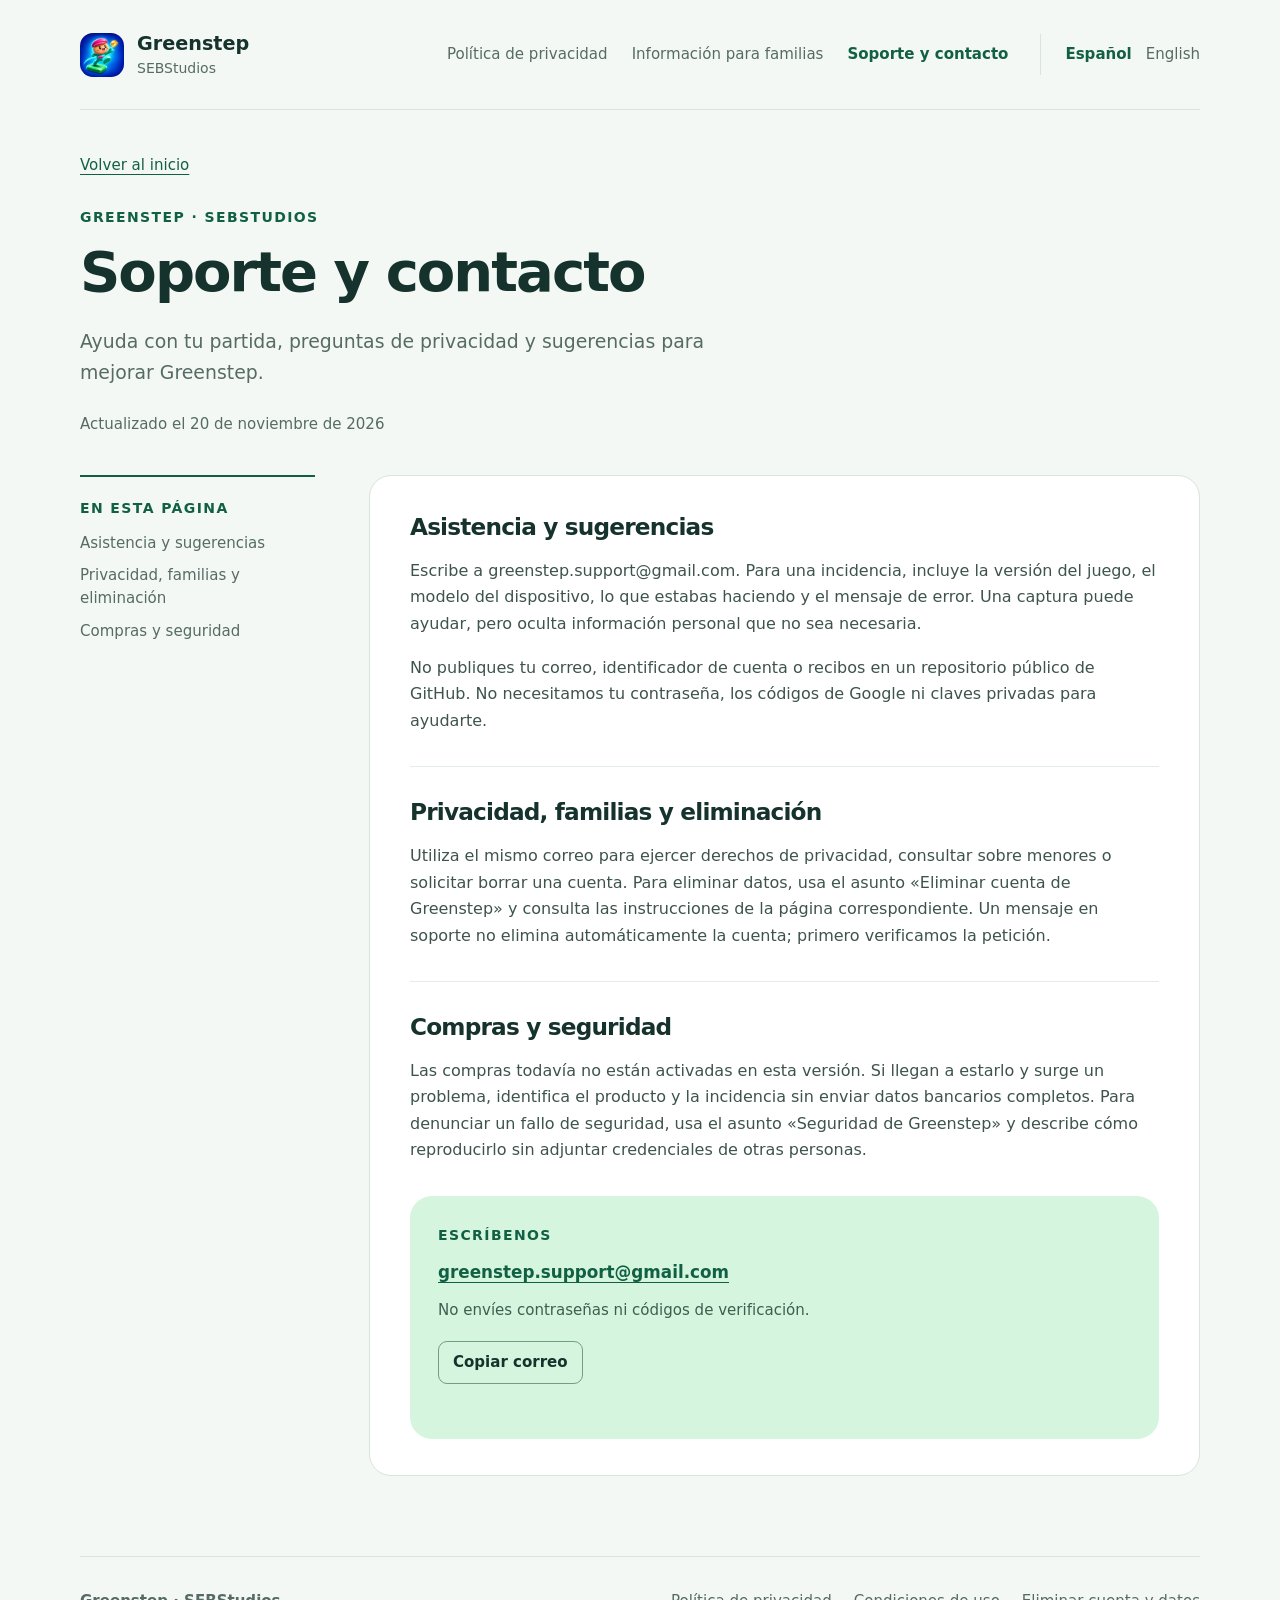
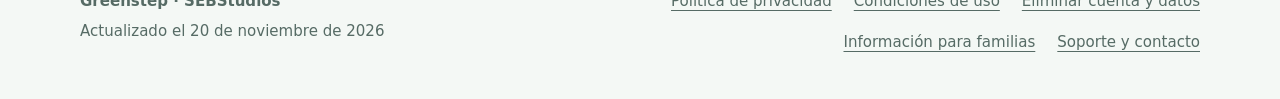
<file: support.html>
<!doctype html>
<html lang="es"><head><meta charset="utf-8"><meta name="viewport" content="width=device-width,initial-scale=1"><meta name="description" content="Ayuda con tu partida, preguntas de privacidad y sugerencias para mejorar Greenstep."><meta name="color-scheme" content="light"><meta http-equiv="Content-Security-Policy" content="default-src 'none'; img-src 'self'; style-src 'self'; script-src 'self'; connect-src 'none'; base-uri 'self'; form-action 'none'; object-src 'none'"><meta name="referrer" content="no-referrer"><title>Soporte y contacto · Greenstep</title><link rel="canonical" href="https://sinanbou.github.io/GreenStep-Pages/support.html"><link rel="icon" href="assets/icon.png"><link rel="stylesheet" href="assets/style.css"><script src="assets/copy.js" defer></script></head><body><a class="skip" href="#main">Saltar al contenido</a><header class="top"><a class="brand" href="index.html"><img src="assets/icon.png" alt="" width="44" height="44"><span>Greenstep<small>SEBStudios</small></span></a><nav class="top-nav" aria-label="Principal"><a href="privacy.html">Política de privacidad</a><a href="families.html">Información para familias</a><a href="support.html" aria-current="page">Soporte y contacto</a></nav><nav class="languages" aria-label="Idioma"><a href="support.html" lang="es" hreflang="es" aria-current="page">Español</a><a href="en/support.html" lang="en" hreflang="en">English</a></nav></header><main id="main" tabindex="-1"><header class="document-heading"><a class="back" href="index.html">Volver al inicio</a><p class="eyebrow">GREENSTEP · SEBSTUDIOS</p><h1>Soporte y contacto</h1><p class="lead">Ayuda con tu partida, preguntas de privacidad y sugerencias para mejorar Greenstep.</p><p class="updated">Actualizado el 20 de noviembre de 2026</p></header><div class="document-grid"><aside class="contents"><p class="eyebrow">En esta página</p><nav aria-label="Índice"><a href="#section-0">Asistencia y sugerencias</a><a href="#section-1">Privacidad, familias y eliminación</a><a href="#section-2">Compras y seguridad</a></nav></aside><article><section id="section-0"><h2>Asistencia y sugerencias</h2><p>Escribe a greenstep.support@gmail.com. Para una incidencia, incluye la versión del juego, el modelo del dispositivo, lo que estabas haciendo y el mensaje de error. Una captura puede ayudar, pero oculta información personal que no sea necesaria.</p><p>No publiques tu correo, identificador de cuenta o recibos en un repositorio público de GitHub. No necesitamos tu contraseña, los códigos de Google ni claves privadas para ayudarte.</p></section><section id="section-1"><h2>Privacidad, familias y eliminación</h2><p>Utiliza el mismo correo para ejercer derechos de privacidad, consultar sobre menores o solicitar borrar una cuenta. Para eliminar datos, usa el asunto «Eliminar cuenta de Greenstep» y consulta las instrucciones de la página correspondiente. Un mensaje en soporte no elimina automáticamente la cuenta; primero verificamos la petición.</p></section><section id="section-2"><h2>Compras y seguridad</h2><p>Las compras todavía no están activadas en esta versión. Si llegan a estarlo y surge un problema, identifica el producto y la incidencia sin enviar datos bancarios completos. Para denunciar un fallo de seguridad, usa el asunto «Seguridad de Greenstep» y describe cómo reproducirlo sin adjuntar credenciales de otras personas.</p></section><aside class="contact-block" aria-label="Escríbenos"><p class="eyebrow">Escríbenos</p><a class="email" href="mailto:greenstep.support@gmail.com">greenstep.support@gmail.com</a><p>No envíes contraseñas ni códigos de verificación.</p><button class="secondary" type="button" data-copy="greenstep.support@gmail.com" data-success="Dirección copiada" data-failure="Selecciona la dirección para copiarla">Copiar correo</button><span class="copy-status" role="status" aria-live="polite"></span></aside></article></div></main><footer><div><strong>Greenstep · SEBStudios</strong><p>Actualizado el 20 de noviembre de 2026</p></div><nav aria-label="Documentos"><a href="privacy.html">Política de privacidad</a><a href="terms.html">Condiciones de uso</a><a href="delete-account.html">Eliminar cuenta y datos</a><a href="families.html">Información para familias</a><a href="support.html">Soporte y contacto</a></nav></footer></body></html>
</file>
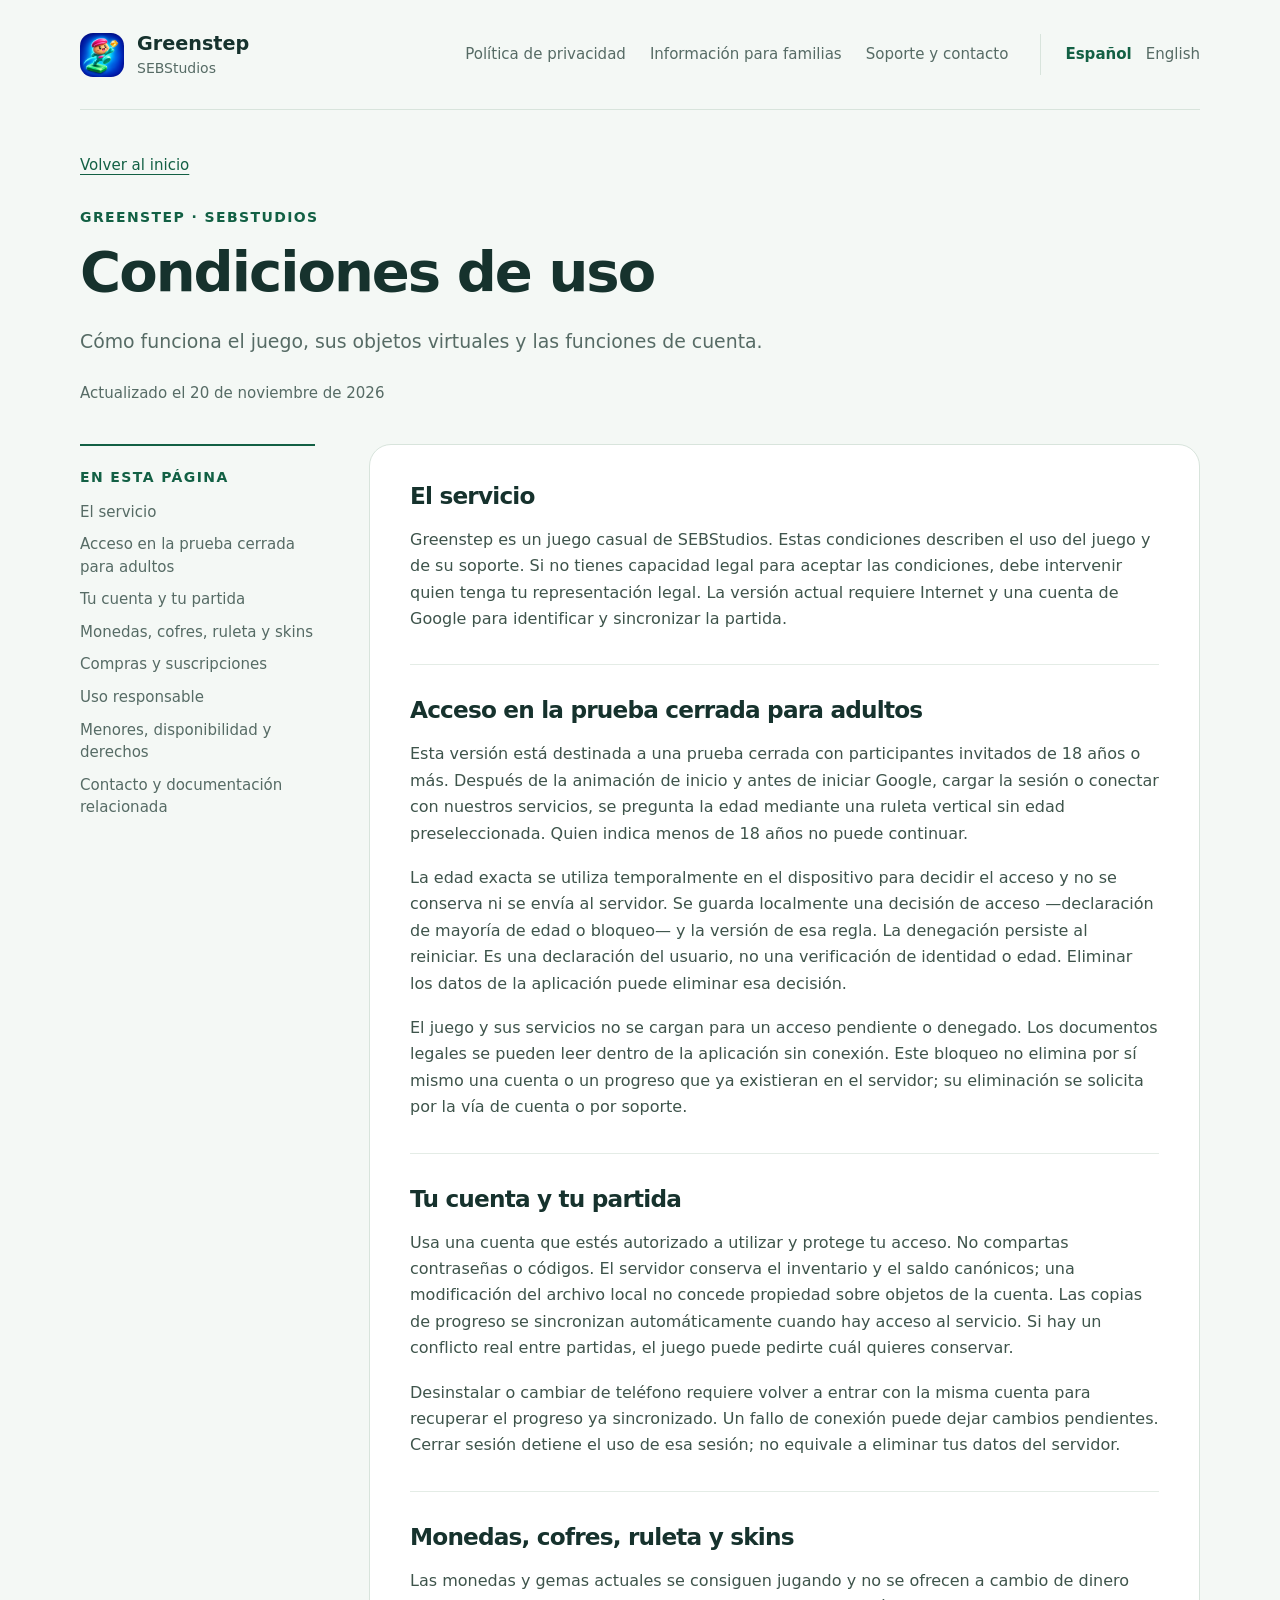
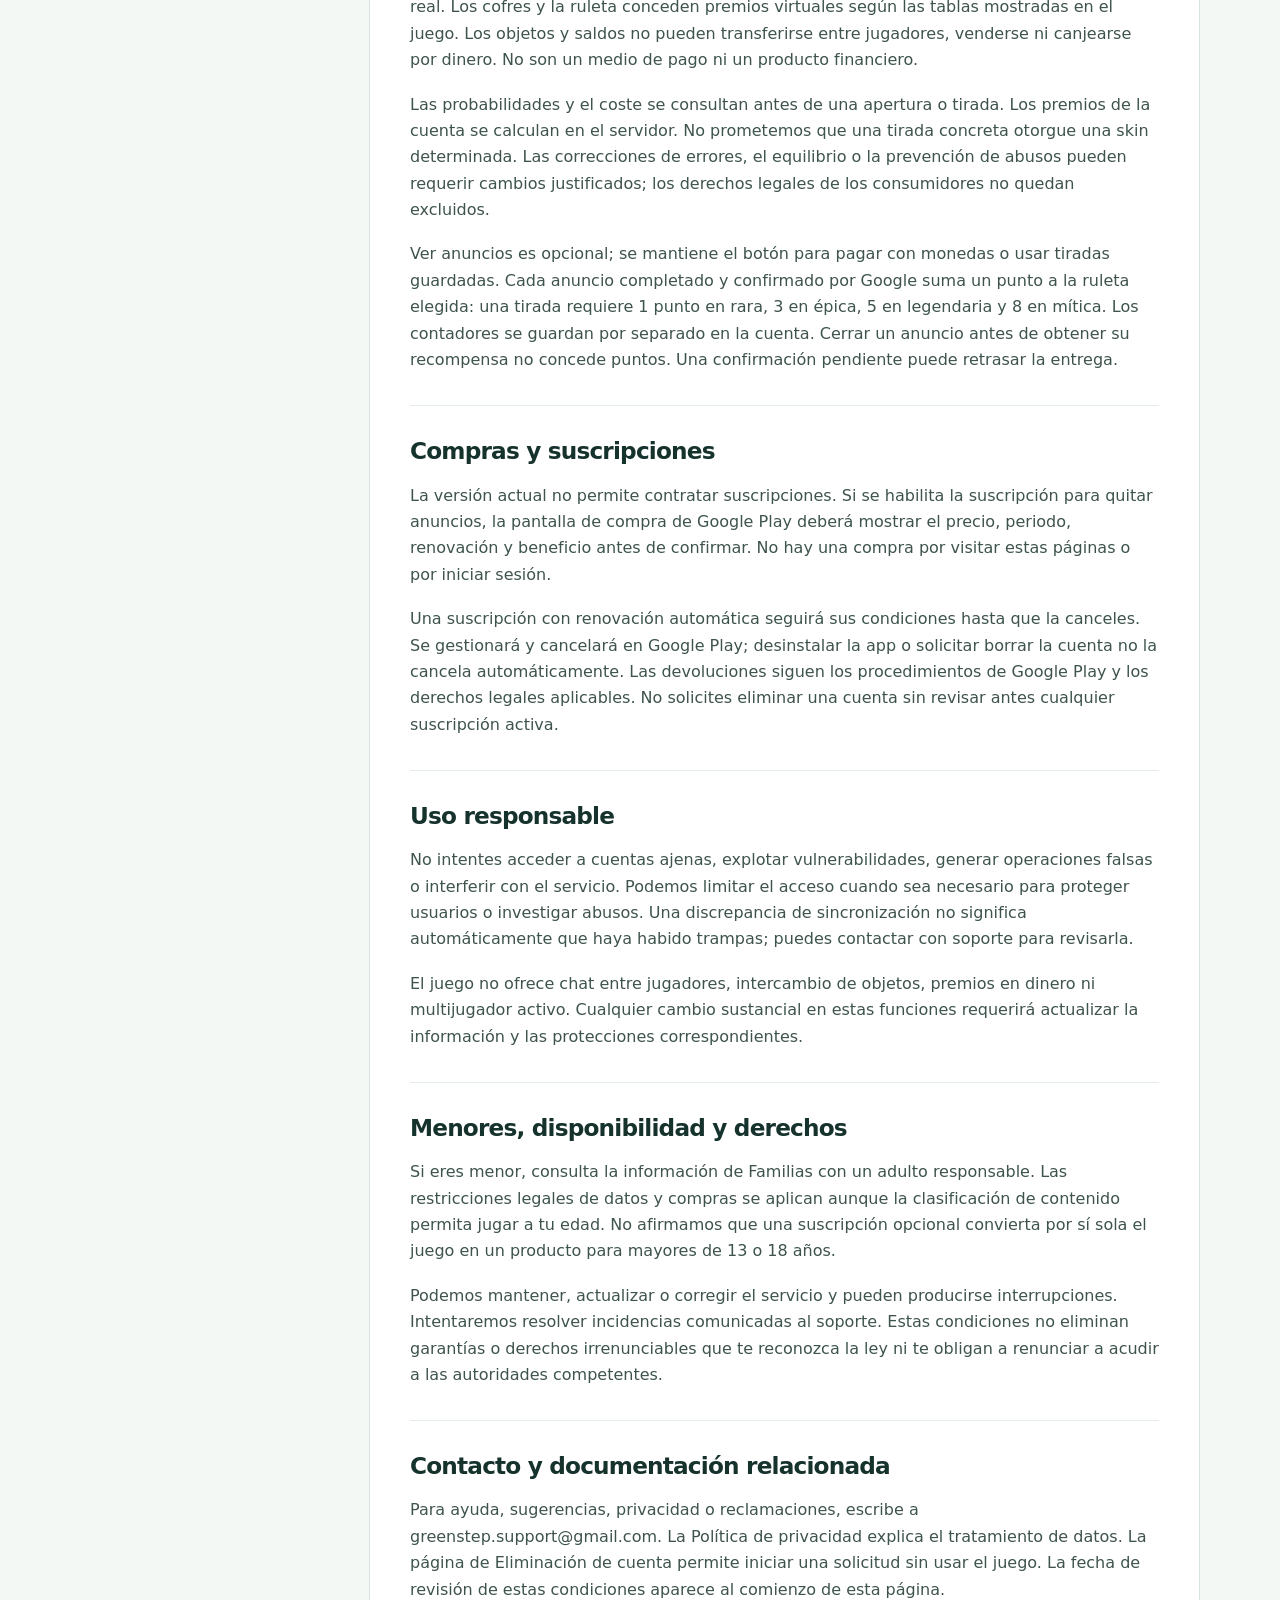
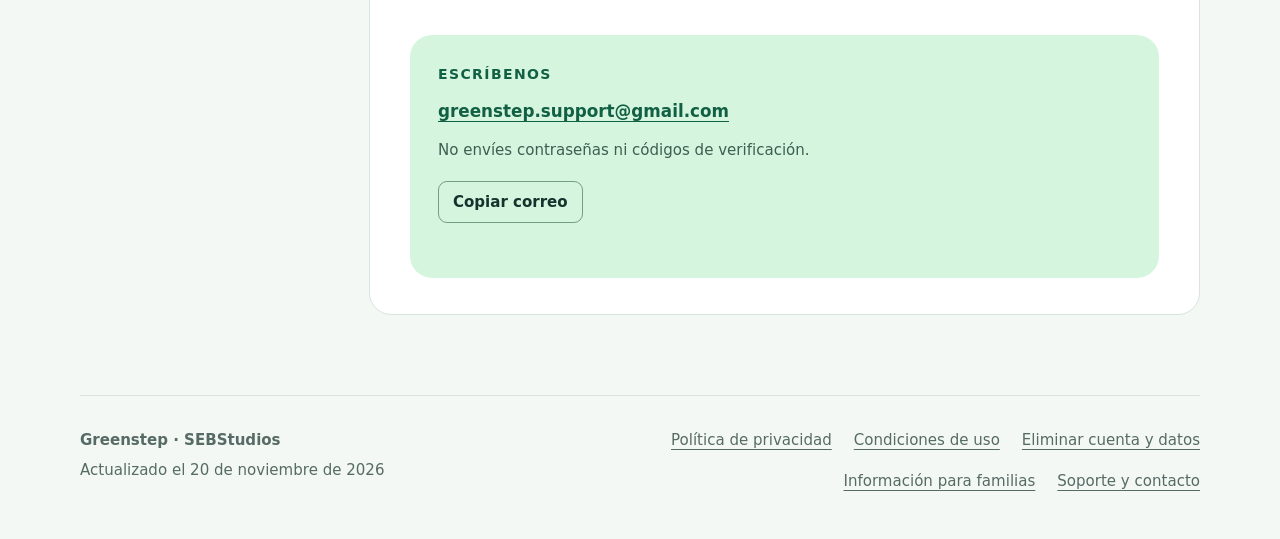
<file: terms.html>
<!doctype html>
<html lang="es"><head><meta charset="utf-8"><meta name="viewport" content="width=device-width,initial-scale=1"><meta name="description" content="Cómo funciona el juego, sus objetos virtuales y las funciones de cuenta."><meta name="color-scheme" content="light"><meta http-equiv="Content-Security-Policy" content="default-src 'none'; img-src 'self'; style-src 'self'; script-src 'self'; connect-src 'none'; base-uri 'self'; form-action 'none'; object-src 'none'"><meta name="referrer" content="no-referrer"><title>Condiciones de uso · Greenstep</title><link rel="canonical" href="https://sinanbou.github.io/GreenStep-Pages/terms.html"><link rel="icon" href="assets/icon.png"><link rel="stylesheet" href="assets/style.css"><script src="assets/copy.js" defer></script></head><body><a class="skip" href="#main">Saltar al contenido</a><header class="top"><a class="brand" href="index.html"><img src="assets/icon.png" alt="" width="44" height="44"><span>Greenstep<small>SEBStudios</small></span></a><nav class="top-nav" aria-label="Principal"><a href="privacy.html">Política de privacidad</a><a href="families.html">Información para familias</a><a href="support.html">Soporte y contacto</a></nav><nav class="languages" aria-label="Idioma"><a href="terms.html" lang="es" hreflang="es" aria-current="page">Español</a><a href="en/terms.html" lang="en" hreflang="en">English</a></nav></header><main id="main" tabindex="-1"><header class="document-heading"><a class="back" href="index.html">Volver al inicio</a><p class="eyebrow">GREENSTEP · SEBSTUDIOS</p><h1>Condiciones de uso</h1><p class="lead">Cómo funciona el juego, sus objetos virtuales y las funciones de cuenta.</p><p class="updated">Actualizado el 20 de noviembre de 2026</p></header><div class="document-grid"><aside class="contents"><p class="eyebrow">En esta página</p><nav aria-label="Índice"><a href="#section-0">El servicio</a><a href="#section-1">Acceso en la prueba cerrada para adultos</a><a href="#section-2">Tu cuenta y tu partida</a><a href="#section-3">Monedas, cofres, ruleta y skins</a><a href="#section-4">Compras y suscripciones</a><a href="#section-5">Uso responsable</a><a href="#section-6">Menores, disponibilidad y derechos</a><a href="#section-7">Contacto y documentación relacionada</a></nav></aside><article><section id="section-0"><h2>El servicio</h2><p>Greenstep es un juego casual de SEBStudios. Estas condiciones describen el uso del juego y de su soporte. Si no tienes capacidad legal para aceptar las condiciones, debe intervenir quien tenga tu representación legal. La versión actual requiere Internet y una cuenta de Google para identificar y sincronizar la partida.</p></section><section id="section-1"><h2>Acceso en la prueba cerrada para adultos</h2><p>Esta versión está destinada a una prueba cerrada con participantes invitados de 18 años o más. Después de la animación de inicio y antes de iniciar Google, cargar la sesión o conectar con nuestros servicios, se pregunta la edad mediante una ruleta vertical sin edad preseleccionada. Quien indica menos de 18 años no puede continuar.</p><p>La edad exacta se utiliza temporalmente en el dispositivo para decidir el acceso y no se conserva ni se envía al servidor. Se guarda localmente una decisión de acceso —declaración de mayoría de edad o bloqueo— y la versión de esa regla. La denegación persiste al reiniciar. Es una declaración del usuario, no una verificación de identidad o edad. Eliminar los datos de la aplicación puede eliminar esa decisión.</p><p>El juego y sus servicios no se cargan para un acceso pendiente o denegado. Los documentos legales se pueden leer dentro de la aplicación sin conexión. Este bloqueo no elimina por sí mismo una cuenta o un progreso que ya existieran en el servidor; su eliminación se solicita por la vía de cuenta o por soporte.</p></section><section id="section-2"><h2>Tu cuenta y tu partida</h2><p>Usa una cuenta que estés autorizado a utilizar y protege tu acceso. No compartas contraseñas o códigos. El servidor conserva el inventario y el saldo canónicos; una modificación del archivo local no concede propiedad sobre objetos de la cuenta. Las copias de progreso se sincronizan automáticamente cuando hay acceso al servicio. Si hay un conflicto real entre partidas, el juego puede pedirte cuál quieres conservar.</p><p>Desinstalar o cambiar de teléfono requiere volver a entrar con la misma cuenta para recuperar el progreso ya sincronizado. Un fallo de conexión puede dejar cambios pendientes. Cerrar sesión detiene el uso de esa sesión; no equivale a eliminar tus datos del servidor.</p></section><section id="section-3"><h2>Monedas, cofres, ruleta y skins</h2><p>Las monedas y gemas actuales se consiguen jugando y no se ofrecen a cambio de dinero real. Los cofres y la ruleta conceden premios virtuales según las tablas mostradas en el juego. Los objetos y saldos no pueden transferirse entre jugadores, venderse ni canjearse por dinero. No son un medio de pago ni un producto financiero.</p><p>Las probabilidades y el coste se consultan antes de una apertura o tirada. Los premios de la cuenta se calculan en el servidor. No prometemos que una tirada concreta otorgue una skin determinada. Las correcciones de errores, el equilibrio o la prevención de abusos pueden requerir cambios justificados; los derechos legales de los consumidores no quedan excluidos.</p><p>Ver anuncios es opcional; se mantiene el botón para pagar con monedas o usar tiradas guardadas. Cada anuncio completado y confirmado por Google suma un punto a la ruleta elegida: una tirada requiere 1 punto en rara, 3 en épica, 5 en legendaria y 8 en mítica. Los contadores se guardan por separado en la cuenta. Cerrar un anuncio antes de obtener su recompensa no concede puntos. Una confirmación pendiente puede retrasar la entrega.</p></section><section id="section-4"><h2>Compras y suscripciones</h2><p>La versión actual no permite contratar suscripciones. Si se habilita la suscripción para quitar anuncios, la pantalla de compra de Google Play deberá mostrar el precio, periodo, renovación y beneficio antes de confirmar. No hay una compra por visitar estas páginas o por iniciar sesión.</p><p>Una suscripción con renovación automática seguirá sus condiciones hasta que la canceles. Se gestionará y cancelará en Google Play; desinstalar la app o solicitar borrar la cuenta no la cancela automáticamente. Las devoluciones siguen los procedimientos de Google Play y los derechos legales aplicables. No solicites eliminar una cuenta sin revisar antes cualquier suscripción activa.</p></section><section id="section-5"><h2>Uso responsable</h2><p>No intentes acceder a cuentas ajenas, explotar vulnerabilidades, generar operaciones falsas o interferir con el servicio. Podemos limitar el acceso cuando sea necesario para proteger usuarios o investigar abusos. Una discrepancia de sincronización no significa automáticamente que haya habido trampas; puedes contactar con soporte para revisarla.</p><p>El juego no ofrece chat entre jugadores, intercambio de objetos, premios en dinero ni multijugador activo. Cualquier cambio sustancial en estas funciones requerirá actualizar la información y las protecciones correspondientes.</p></section><section id="section-6"><h2>Menores, disponibilidad y derechos</h2><p>Si eres menor, consulta la información de Familias con un adulto responsable. Las restricciones legales de datos y compras se aplican aunque la clasificación de contenido permita jugar a tu edad. No afirmamos que una suscripción opcional convierta por sí sola el juego en un producto para mayores de 13 o 18 años.</p><p>Podemos mantener, actualizar o corregir el servicio y pueden producirse interrupciones. Intentaremos resolver incidencias comunicadas al soporte. Estas condiciones no eliminan garantías o derechos irrenunciables que te reconozca la ley ni te obligan a renunciar a acudir a las autoridades competentes.</p></section><section id="section-7"><h2>Contacto y documentación relacionada</h2><p>Para ayuda, sugerencias, privacidad o reclamaciones, escribe a greenstep.support@gmail.com. La Política de privacidad explica el tratamiento de datos. La página de Eliminación de cuenta permite iniciar una solicitud sin usar el juego. La fecha de revisión de estas condiciones aparece al comienzo de esta página.</p></section><aside class="contact-block" aria-label="Escríbenos"><p class="eyebrow">Escríbenos</p><a class="email" href="mailto:greenstep.support@gmail.com">greenstep.support@gmail.com</a><p>No envíes contraseñas ni códigos de verificación.</p><button class="secondary" type="button" data-copy="greenstep.support@gmail.com" data-success="Dirección copiada" data-failure="Selecciona la dirección para copiarla">Copiar correo</button><span class="copy-status" role="status" aria-live="polite"></span></aside></article></div></main><footer><div><strong>Greenstep · SEBStudios</strong><p>Actualizado el 20 de noviembre de 2026</p></div><nav aria-label="Documentos"><a href="privacy.html">Política de privacidad</a><a href="terms.html">Condiciones de uso</a><a href="delete-account.html">Eliminar cuenta y datos</a><a href="families.html">Información para familias</a><a href="support.html">Soporte y contacto</a></nav></footer></body></html>
</file>
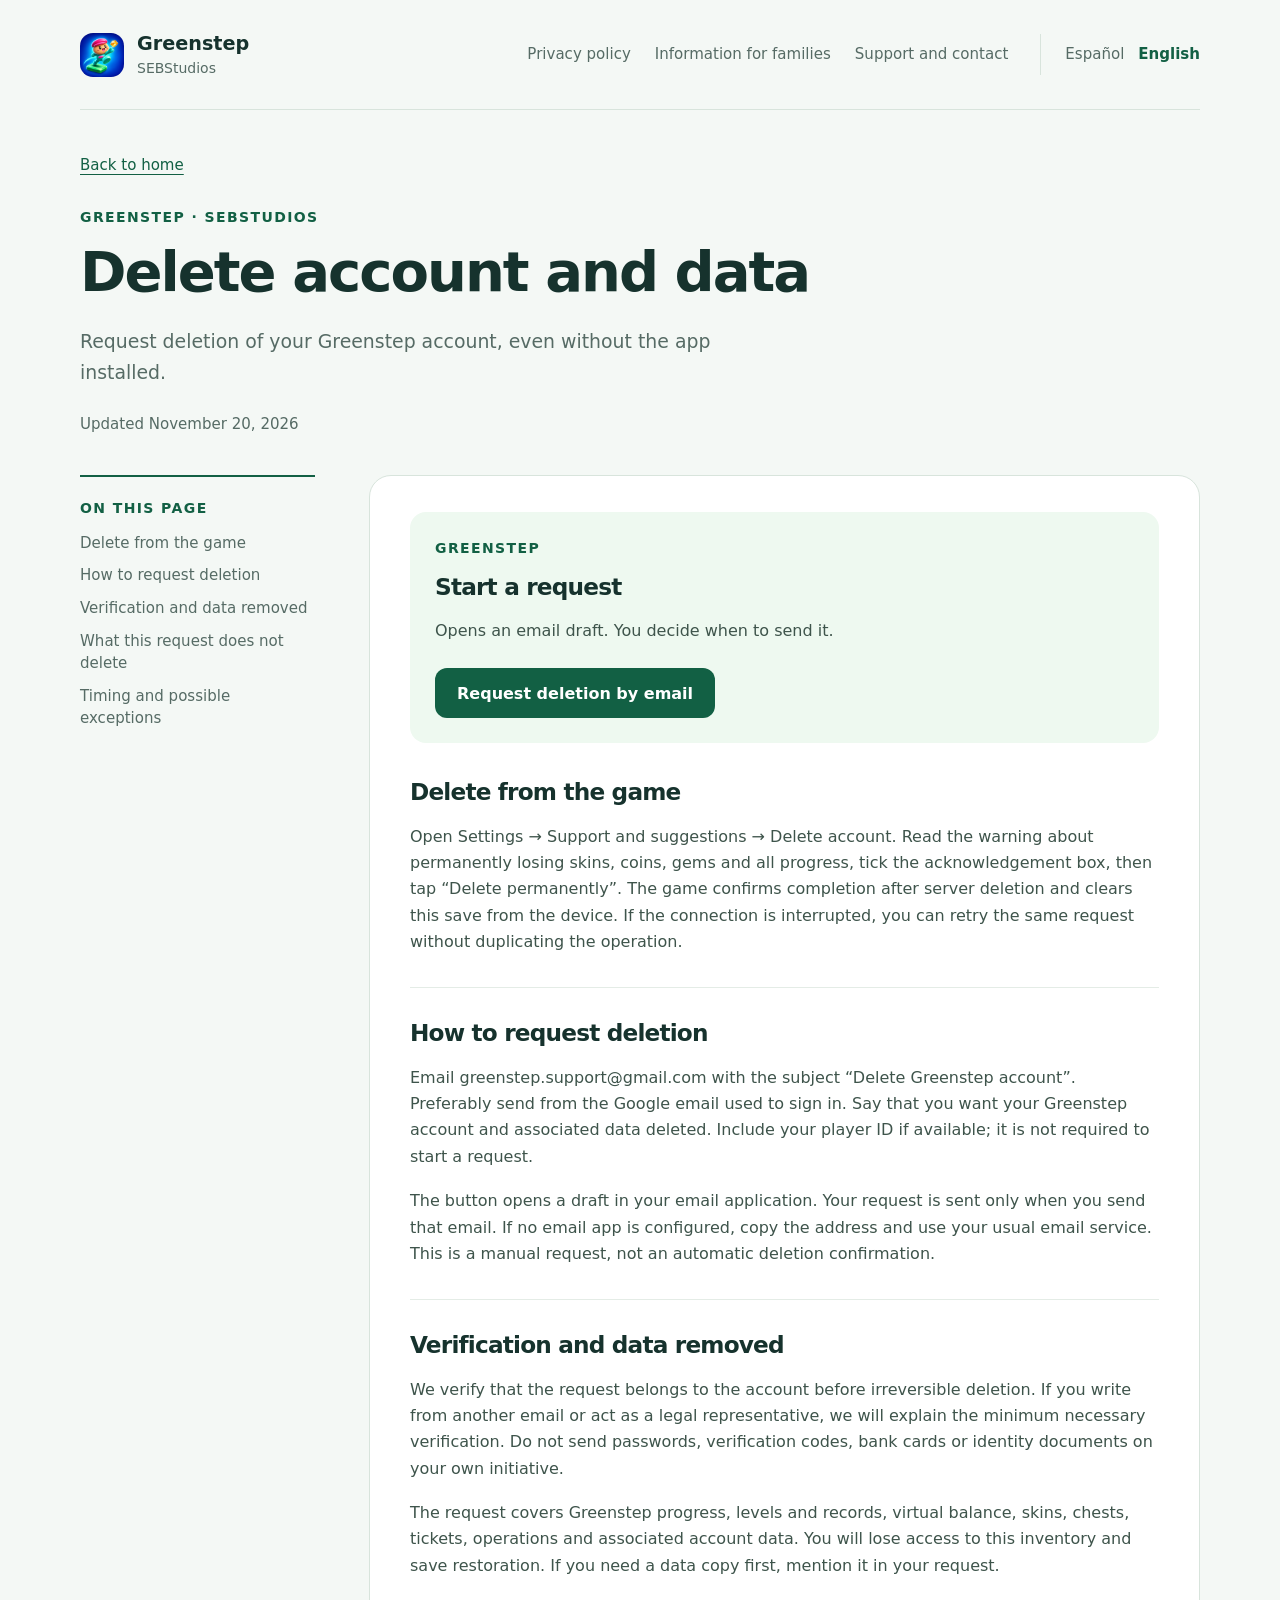
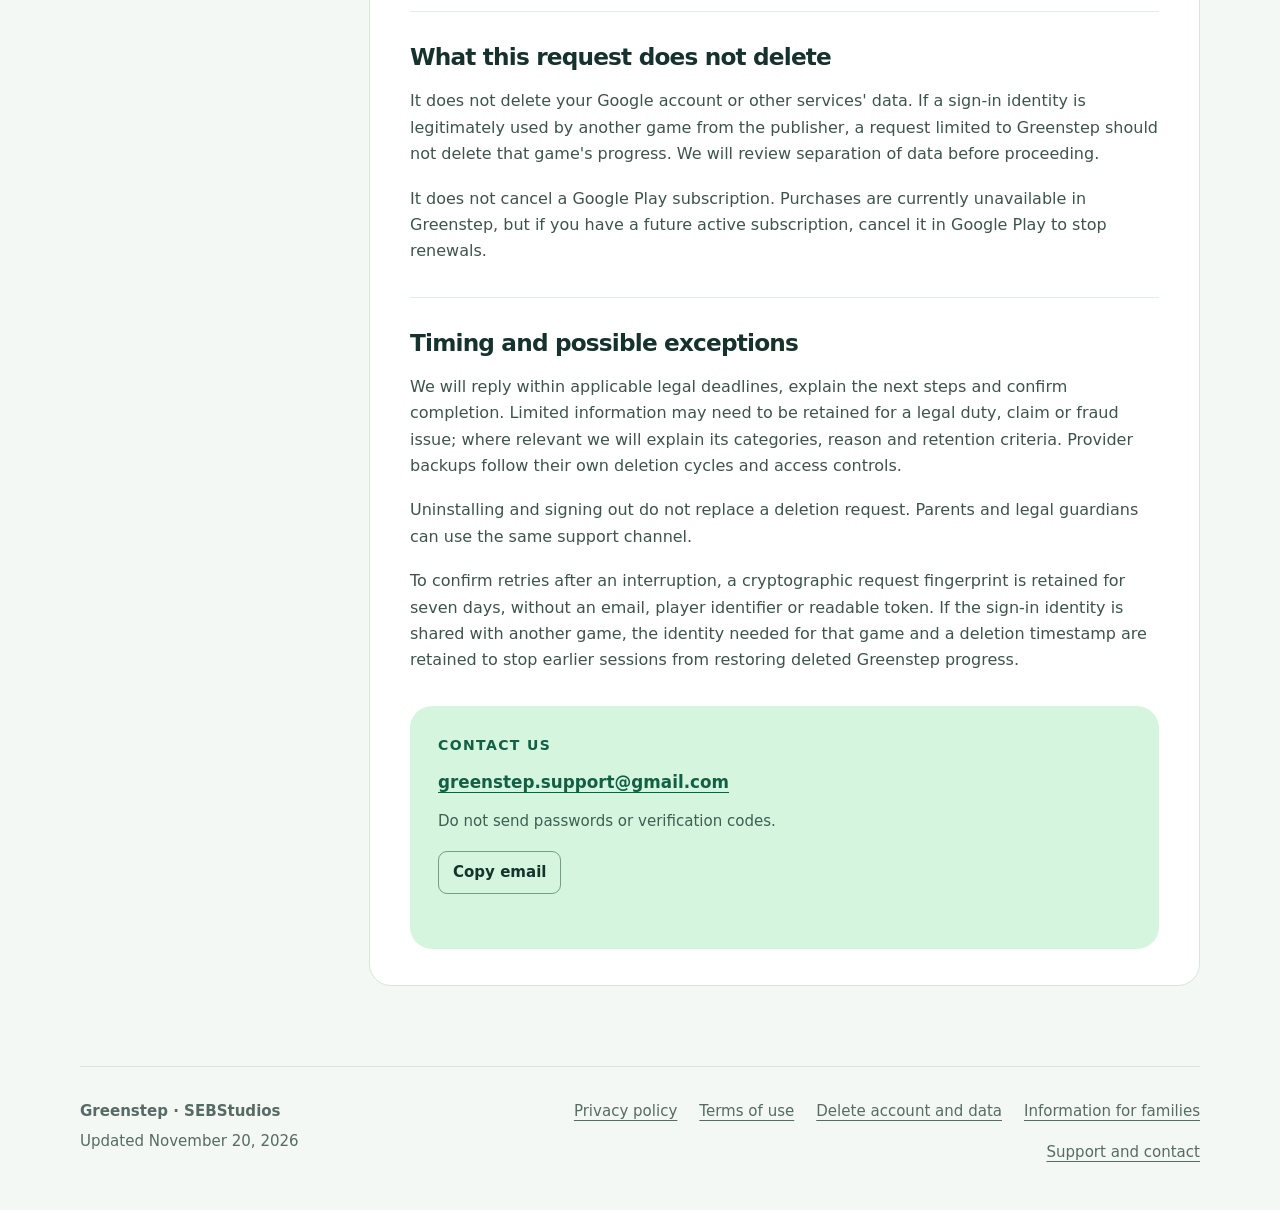
<file: en/delete-account.html>
<!doctype html>
<html lang="en"><head><meta charset="utf-8"><meta name="viewport" content="width=device-width,initial-scale=1"><meta name="description" content="Request deletion of your Greenstep account, even without the app installed."><meta name="color-scheme" content="light"><meta http-equiv="Content-Security-Policy" content="default-src 'none'; img-src 'self'; style-src 'self'; script-src 'self'; connect-src 'none'; base-uri 'self'; form-action 'none'; object-src 'none'"><meta name="referrer" content="no-referrer"><title>Delete account and data · Greenstep</title><link rel="canonical" href="https://sinanbou.github.io/GreenStep-Pages/en/delete-account.html"><link rel="icon" href="../assets/icon.png"><link rel="stylesheet" href="../assets/style.css"><script src="../assets/copy.js" defer></script></head><body><a class="skip" href="#main">Skip to content</a><header class="top"><a class="brand" href="index.html"><img src="../assets/icon.png" alt="" width="44" height="44"><span>Greenstep<small>SEBStudios</small></span></a><nav class="top-nav" aria-label="Main"><a href="privacy.html">Privacy policy</a><a href="families.html">Information for families</a><a href="support.html">Support and contact</a></nav><nav class="languages" aria-label="Language"><a href="../delete-account.html" lang="es" hreflang="es">Español</a><a href="delete-account.html" lang="en" hreflang="en" aria-current="page">English</a></nav></header><main id="main" tabindex="-1"><header class="document-heading"><a class="back" href="index.html">Back to home</a><p class="eyebrow">GREENSTEP · SEBSTUDIOS</p><h1>Delete account and data</h1><p class="lead">Request deletion of your Greenstep account, even without the app installed.</p><p class="updated">Updated November 20, 2026</p></header><div class="document-grid"><aside class="contents"><p class="eyebrow">On this page</p><nav aria-label="Contents"><a href="#section-0">Delete from the game</a><a href="#section-1">How to request deletion</a><a href="#section-2">Verification and data removed</a><a href="#section-3">What this request does not delete</a><a href="#section-4">Timing and possible exceptions</a></nav></aside><article><div class="request-box"><p class="eyebrow">GREENSTEP</p><h2>Start a request</h2><p>Opens an email draft. You decide when to send it.</p><a class="primary" href="mailto:greenstep.support@gmail.com?subject=Delete%20Greenstep%20account&amp;body=Hello%2C%20I%20would%20like%20to%20request%20deletion%20of%20my%20Greenstep%20account%20and%20data.%0D%0AEmail%20linked%20to%20the%20account%3A%20%0D%0APlayer%20ID%20%28if%20available%29%3A%20%0D%0APlease%20explain%20how%20to%20verify%20and%20complete%20the%20request.">Request deletion by email</a></div><section id="section-0"><h2>Delete from the game</h2><p>Open Settings → Support and suggestions → Delete account. Read the warning about permanently losing skins, coins, gems and all progress, tick the acknowledgement box, then tap “Delete permanently”. The game confirms completion after server deletion and clears this save from the device. If the connection is interrupted, you can retry the same request without duplicating the operation.</p></section><section id="section-1"><h2>How to request deletion</h2><p>Email greenstep.support@gmail.com with the subject “Delete Greenstep account”. Preferably send from the Google email used to sign in. Say that you want your Greenstep account and associated data deleted. Include your player ID if available; it is not required to start a request.</p><p>The button opens a draft in your email application. Your request is sent only when you send that email. If no email app is configured, copy the address and use your usual email service. This is a manual request, not an automatic deletion confirmation.</p></section><section id="section-2"><h2>Verification and data removed</h2><p>We verify that the request belongs to the account before irreversible deletion. If you write from another email or act as a legal representative, we will explain the minimum necessary verification. Do not send passwords, verification codes, bank cards or identity documents on your own initiative.</p><p>The request covers Greenstep progress, levels and records, virtual balance, skins, chests, tickets, operations and associated account data. You will lose access to this inventory and save restoration. If you need a data copy first, mention it in your request.</p></section><section id="section-3"><h2>What this request does not delete</h2><p>It does not delete your Google account or other services&#x27; data. If a sign-in identity is legitimately used by another game from the publisher, a request limited to Greenstep should not delete that game&#x27;s progress. We will review separation of data before proceeding.</p><p>It does not cancel a Google Play subscription. Purchases are currently unavailable in Greenstep, but if you have a future active subscription, cancel it in Google Play to stop renewals.</p></section><section id="section-4"><h2>Timing and possible exceptions</h2><p>We will reply within applicable legal deadlines, explain the next steps and confirm completion. Limited information may need to be retained for a legal duty, claim or fraud issue; where relevant we will explain its categories, reason and retention criteria. Provider backups follow their own deletion cycles and access controls.</p><p>Uninstalling and signing out do not replace a deletion request. Parents and legal guardians can use the same support channel.</p><p>To confirm retries after an interruption, a cryptographic request fingerprint is retained for seven days, without an email, player identifier or readable token. If the sign-in identity is shared with another game, the identity needed for that game and a deletion timestamp are retained to stop earlier sessions from restoring deleted Greenstep progress.</p></section><aside class="contact-block" aria-label="Contact us"><p class="eyebrow">Contact us</p><a class="email" href="mailto:greenstep.support@gmail.com">greenstep.support@gmail.com</a><p>Do not send passwords or verification codes.</p><button class="secondary" type="button" data-copy="greenstep.support@gmail.com" data-success="Address copied" data-failure="Select the address to copy it">Copy email</button><span class="copy-status" role="status" aria-live="polite"></span></aside></article></div></main><footer><div><strong>Greenstep · SEBStudios</strong><p>Updated November 20, 2026</p></div><nav aria-label="Documents"><a href="privacy.html">Privacy policy</a><a href="terms.html">Terms of use</a><a href="delete-account.html">Delete account and data</a><a href="families.html">Information for families</a><a href="support.html">Support and contact</a></nav></footer></body></html>
</file>
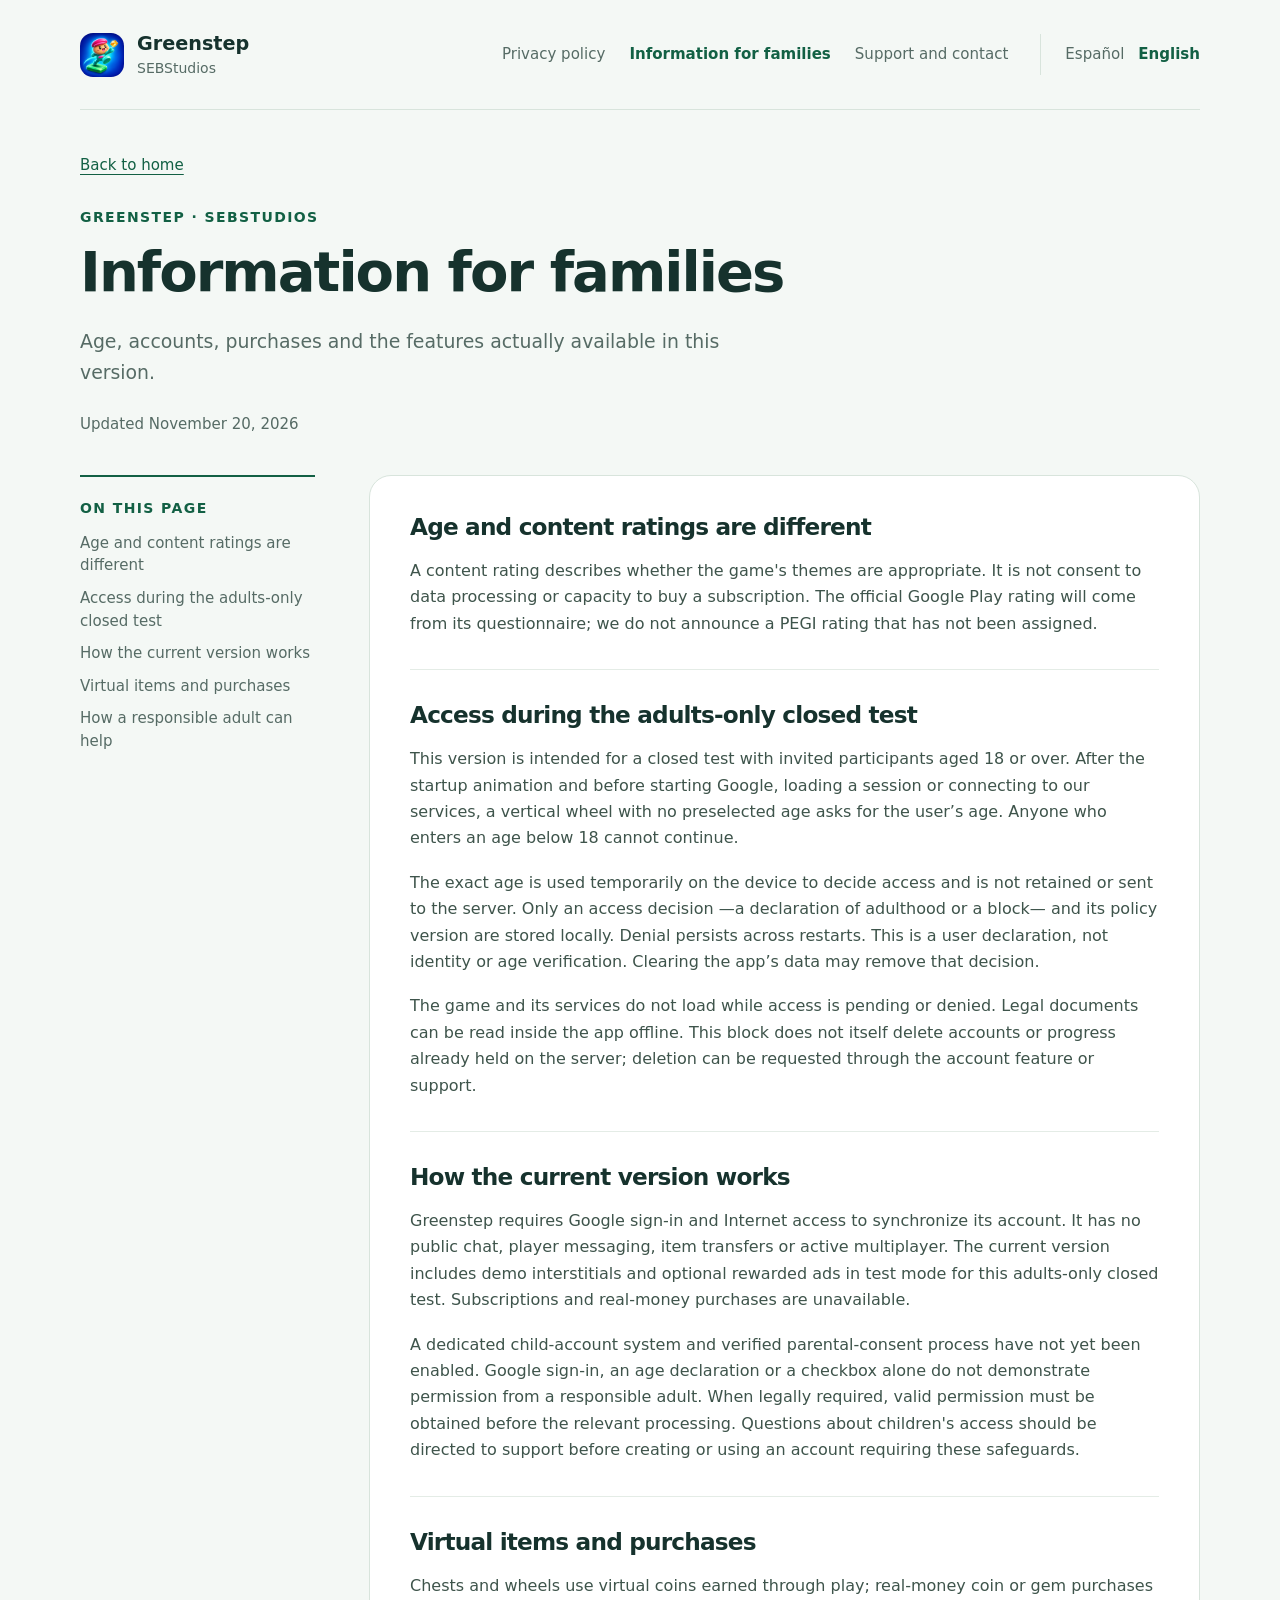
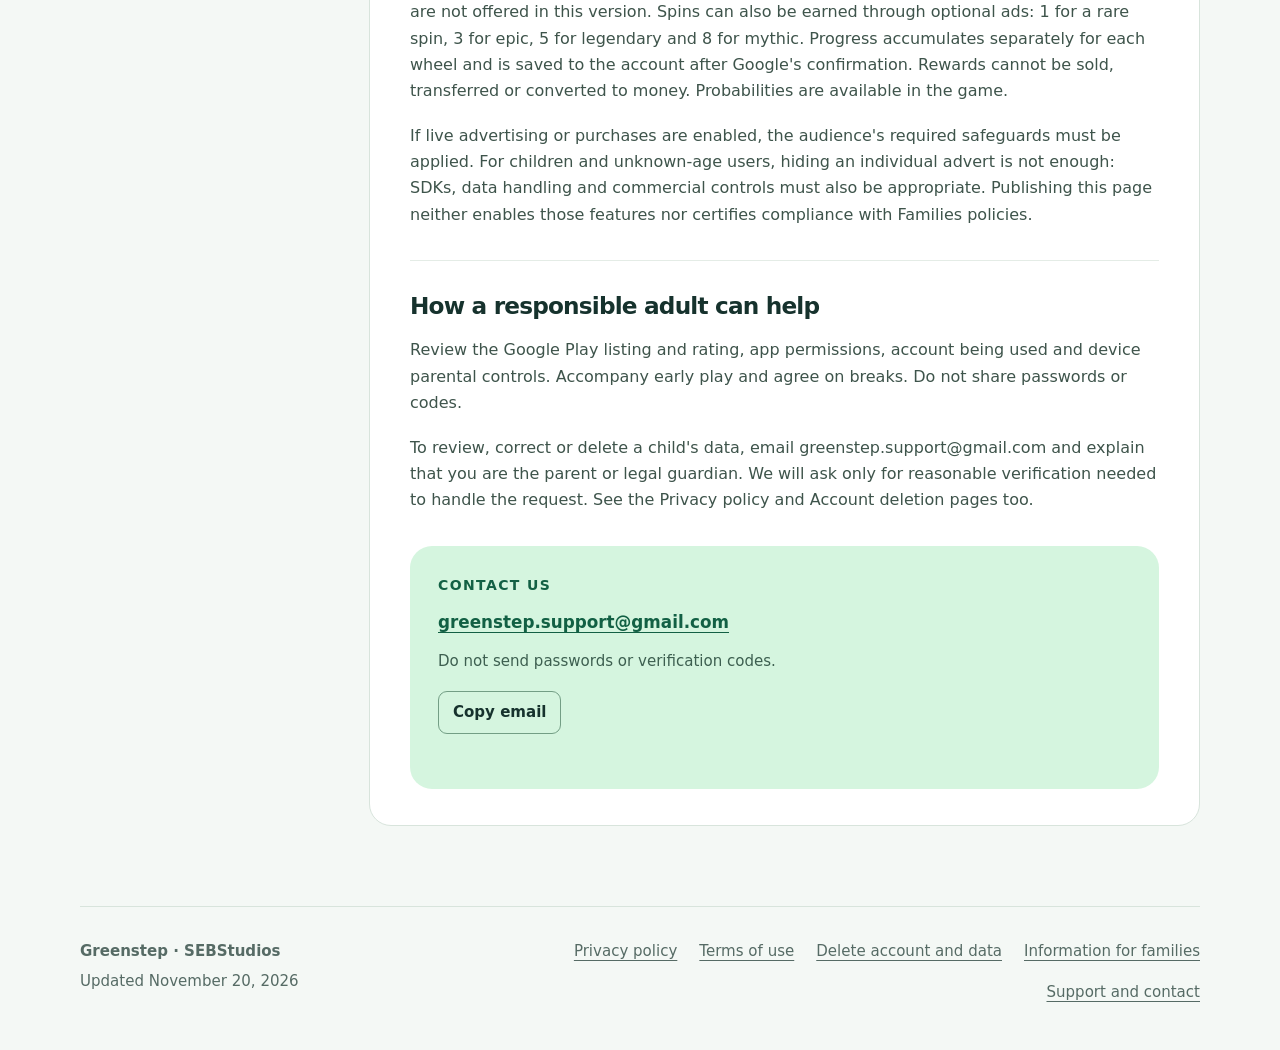
<file: en/families.html>
<!doctype html>
<html lang="en"><head><meta charset="utf-8"><meta name="viewport" content="width=device-width,initial-scale=1"><meta name="description" content="Age, accounts, purchases and the features actually available in this version."><meta name="color-scheme" content="light"><meta http-equiv="Content-Security-Policy" content="default-src 'none'; img-src 'self'; style-src 'self'; script-src 'self'; connect-src 'none'; base-uri 'self'; form-action 'none'; object-src 'none'"><meta name="referrer" content="no-referrer"><title>Information for families · Greenstep</title><link rel="canonical" href="https://sinanbou.github.io/GreenStep-Pages/en/families.html"><link rel="icon" href="../assets/icon.png"><link rel="stylesheet" href="../assets/style.css"><script src="../assets/copy.js" defer></script></head><body><a class="skip" href="#main">Skip to content</a><header class="top"><a class="brand" href="index.html"><img src="../assets/icon.png" alt="" width="44" height="44"><span>Greenstep<small>SEBStudios</small></span></a><nav class="top-nav" aria-label="Main"><a href="privacy.html">Privacy policy</a><a href="families.html" aria-current="page">Information for families</a><a href="support.html">Support and contact</a></nav><nav class="languages" aria-label="Language"><a href="../families.html" lang="es" hreflang="es">Español</a><a href="families.html" lang="en" hreflang="en" aria-current="page">English</a></nav></header><main id="main" tabindex="-1"><header class="document-heading"><a class="back" href="index.html">Back to home</a><p class="eyebrow">GREENSTEP · SEBSTUDIOS</p><h1>Information for families</h1><p class="lead">Age, accounts, purchases and the features actually available in this version.</p><p class="updated">Updated November 20, 2026</p></header><div class="document-grid"><aside class="contents"><p class="eyebrow">On this page</p><nav aria-label="Contents"><a href="#section-0">Age and content ratings are different</a><a href="#section-1">Access during the adults-only closed test</a><a href="#section-2">How the current version works</a><a href="#section-3">Virtual items and purchases</a><a href="#section-4">How a responsible adult can help</a></nav></aside><article><section id="section-0"><h2>Age and content ratings are different</h2><p>A content rating describes whether the game&#x27;s themes are appropriate. It is not consent to data processing or capacity to buy a subscription. The official Google Play rating will come from its questionnaire; we do not announce a PEGI rating that has not been assigned.</p></section><section id="section-1"><h2>Access during the adults-only closed test</h2><p>This version is intended for a closed test with invited participants aged 18 or over. After the startup animation and before starting Google, loading a session or connecting to our services, a vertical wheel with no preselected age asks for the user’s age. Anyone who enters an age below 18 cannot continue.</p><p>The exact age is used temporarily on the device to decide access and is not retained or sent to the server. Only an access decision —a declaration of adulthood or a block— and its policy version are stored locally. Denial persists across restarts. This is a user declaration, not identity or age verification. Clearing the app’s data may remove that decision.</p><p>The game and its services do not load while access is pending or denied. Legal documents can be read inside the app offline. This block does not itself delete accounts or progress already held on the server; deletion can be requested through the account feature or support.</p></section><section id="section-2"><h2>How the current version works</h2><p>Greenstep requires Google sign-in and Internet access to synchronize its account. It has no public chat, player messaging, item transfers or active multiplayer. The current version includes demo interstitials and optional rewarded ads in test mode for this adults-only closed test. Subscriptions and real-money purchases are unavailable.</p><p>A dedicated child-account system and verified parental-consent process have not yet been enabled. Google sign-in, an age declaration or a checkbox alone do not demonstrate permission from a responsible adult. When legally required, valid permission must be obtained before the relevant processing. Questions about children&#x27;s access should be directed to support before creating or using an account requiring these safeguards.</p></section><section id="section-3"><h2>Virtual items and purchases</h2><p>Chests and wheels use virtual coins earned through play; real-money coin or gem purchases are not offered in this version. Spins can also be earned through optional ads: 1 for a rare spin, 3 for epic, 5 for legendary and 8 for mythic. Progress accumulates separately for each wheel and is saved to the account after Google&#x27;s confirmation. Rewards cannot be sold, transferred or converted to money. Probabilities are available in the game.</p><p>If live advertising or purchases are enabled, the audience&#x27;s required safeguards must be applied. For children and unknown-age users, hiding an individual advert is not enough: SDKs, data handling and commercial controls must also be appropriate. Publishing this page neither enables those features nor certifies compliance with Families policies.</p></section><section id="section-4"><h2>How a responsible adult can help</h2><p>Review the Google Play listing and rating, app permissions, account being used and device parental controls. Accompany early play and agree on breaks. Do not share passwords or codes.</p><p>To review, correct or delete a child&#x27;s data, email greenstep.support@gmail.com and explain that you are the parent or legal guardian. We will ask only for reasonable verification needed to handle the request. See the Privacy policy and Account deletion pages too.</p></section><aside class="contact-block" aria-label="Contact us"><p class="eyebrow">Contact us</p><a class="email" href="mailto:greenstep.support@gmail.com">greenstep.support@gmail.com</a><p>Do not send passwords or verification codes.</p><button class="secondary" type="button" data-copy="greenstep.support@gmail.com" data-success="Address copied" data-failure="Select the address to copy it">Copy email</button><span class="copy-status" role="status" aria-live="polite"></span></aside></article></div></main><footer><div><strong>Greenstep · SEBStudios</strong><p>Updated November 20, 2026</p></div><nav aria-label="Documents"><a href="privacy.html">Privacy policy</a><a href="terms.html">Terms of use</a><a href="delete-account.html">Delete account and data</a><a href="families.html">Information for families</a><a href="support.html">Support and contact</a></nav></footer></body></html>
</file>
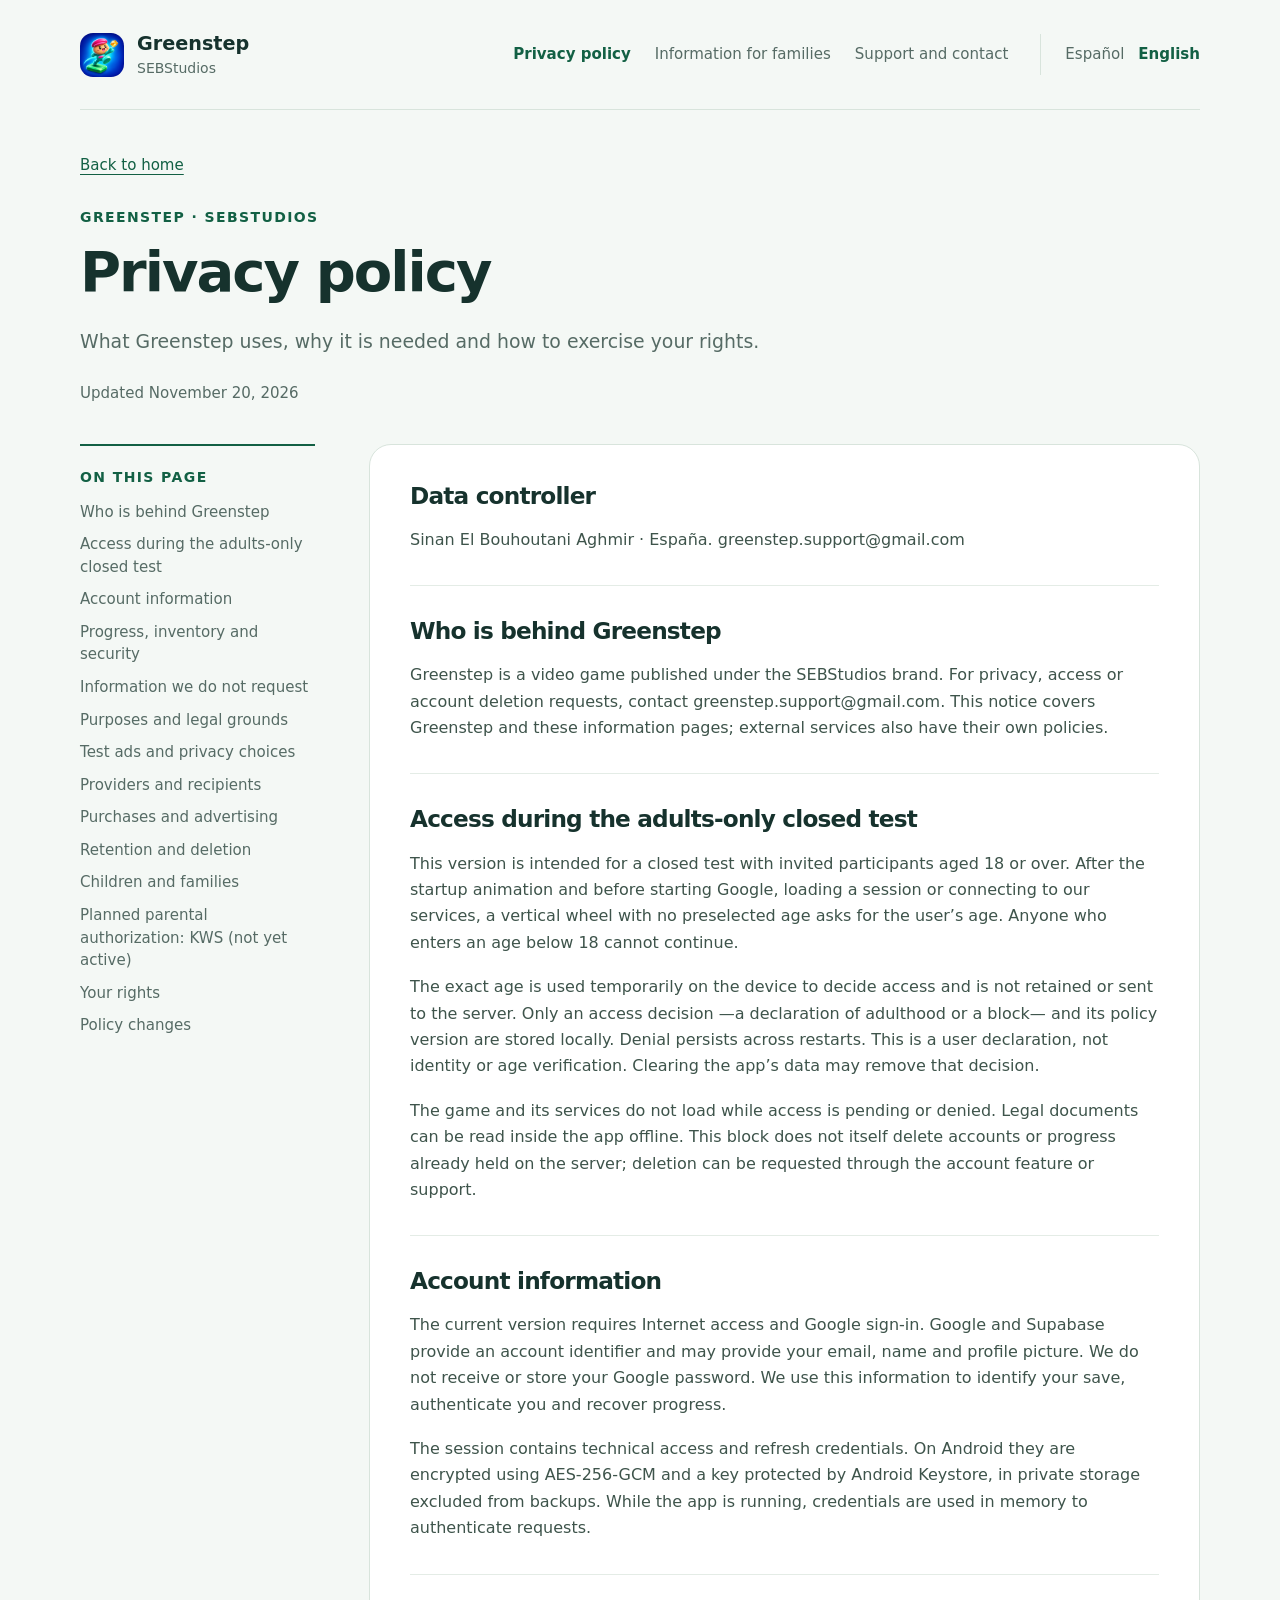
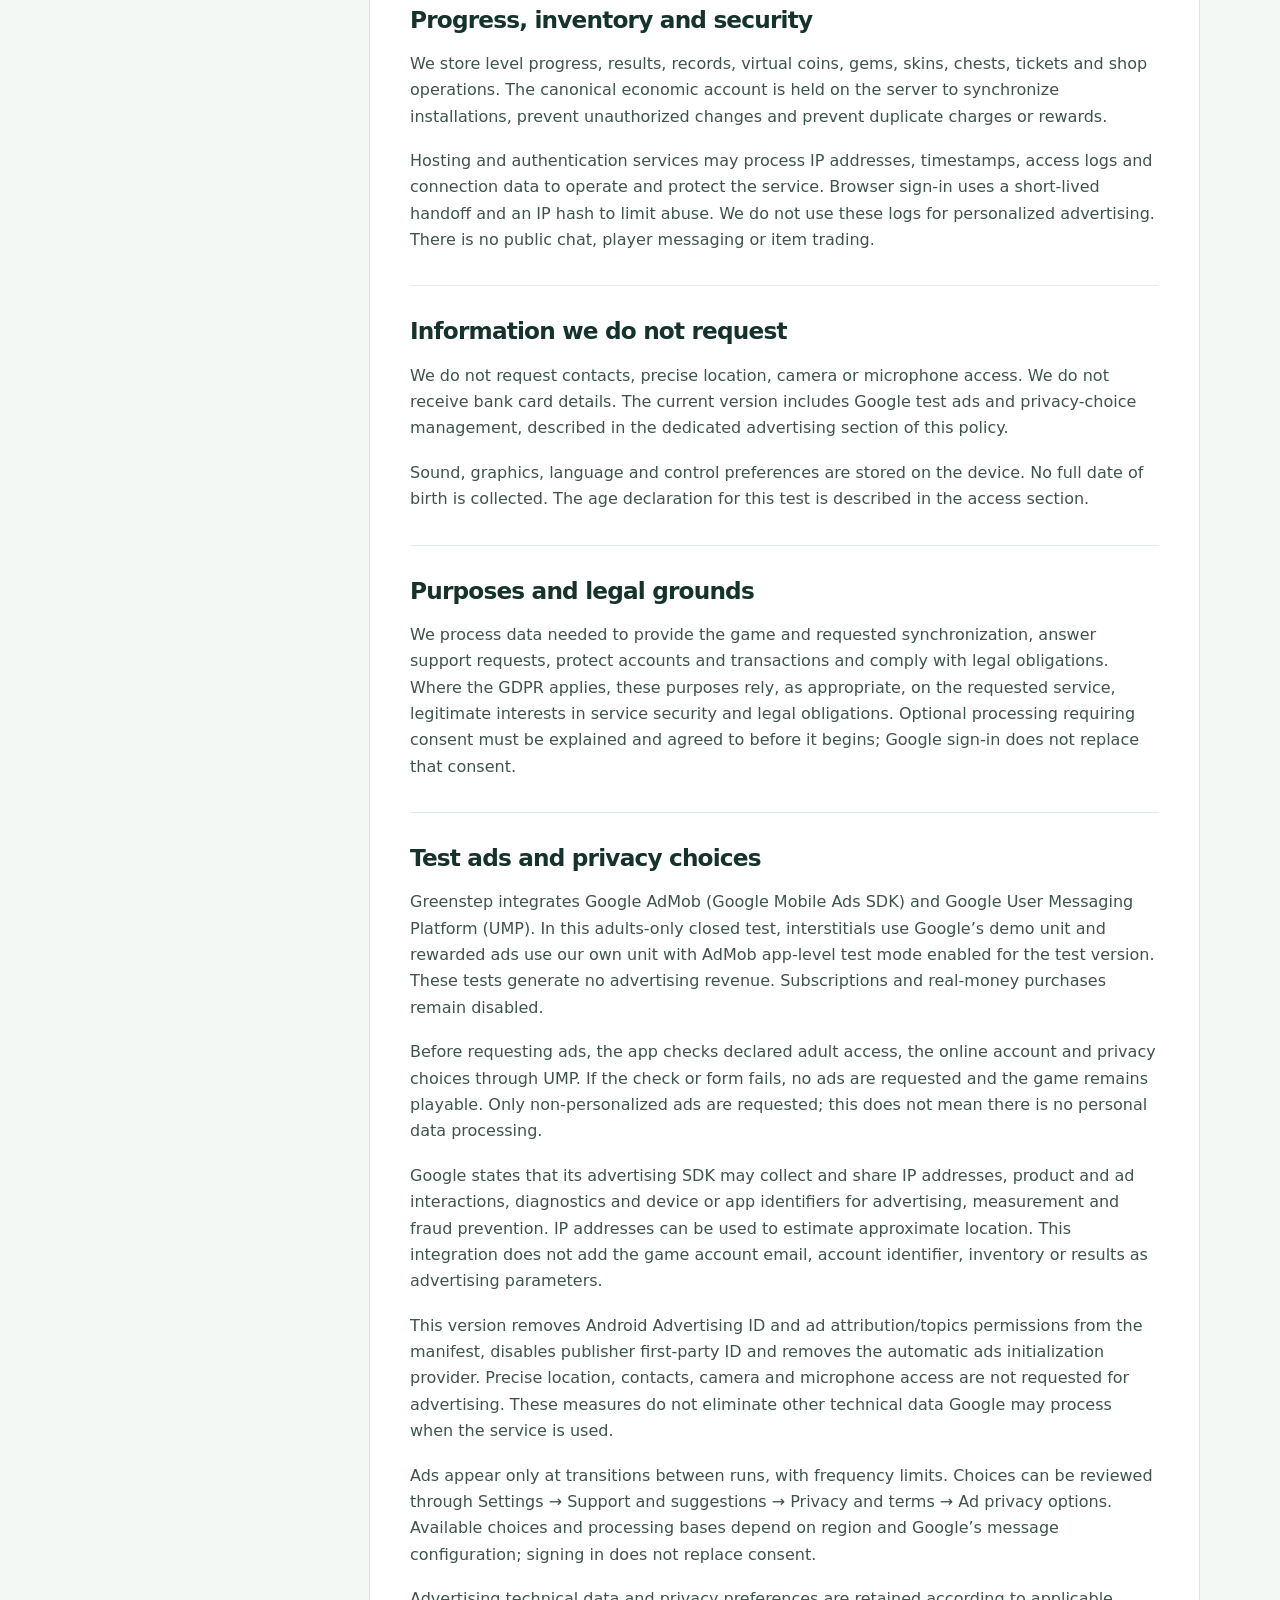
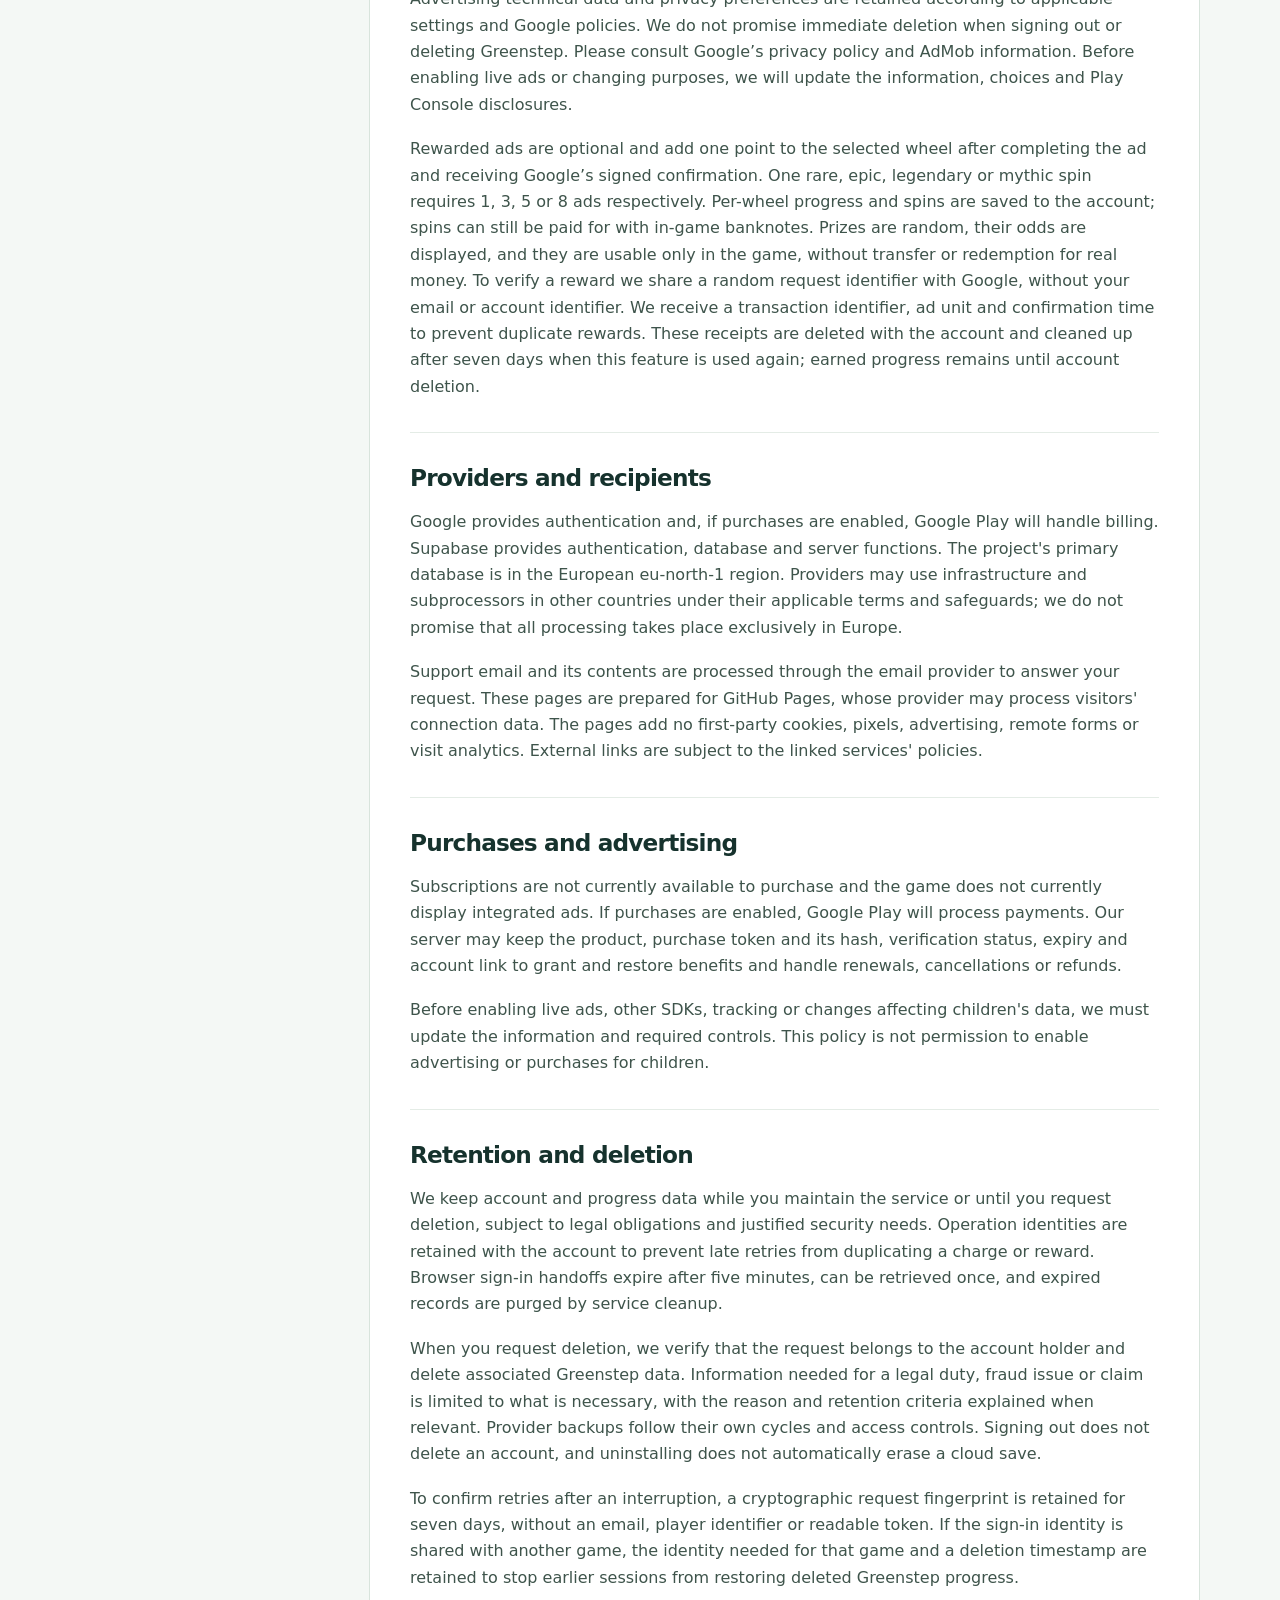
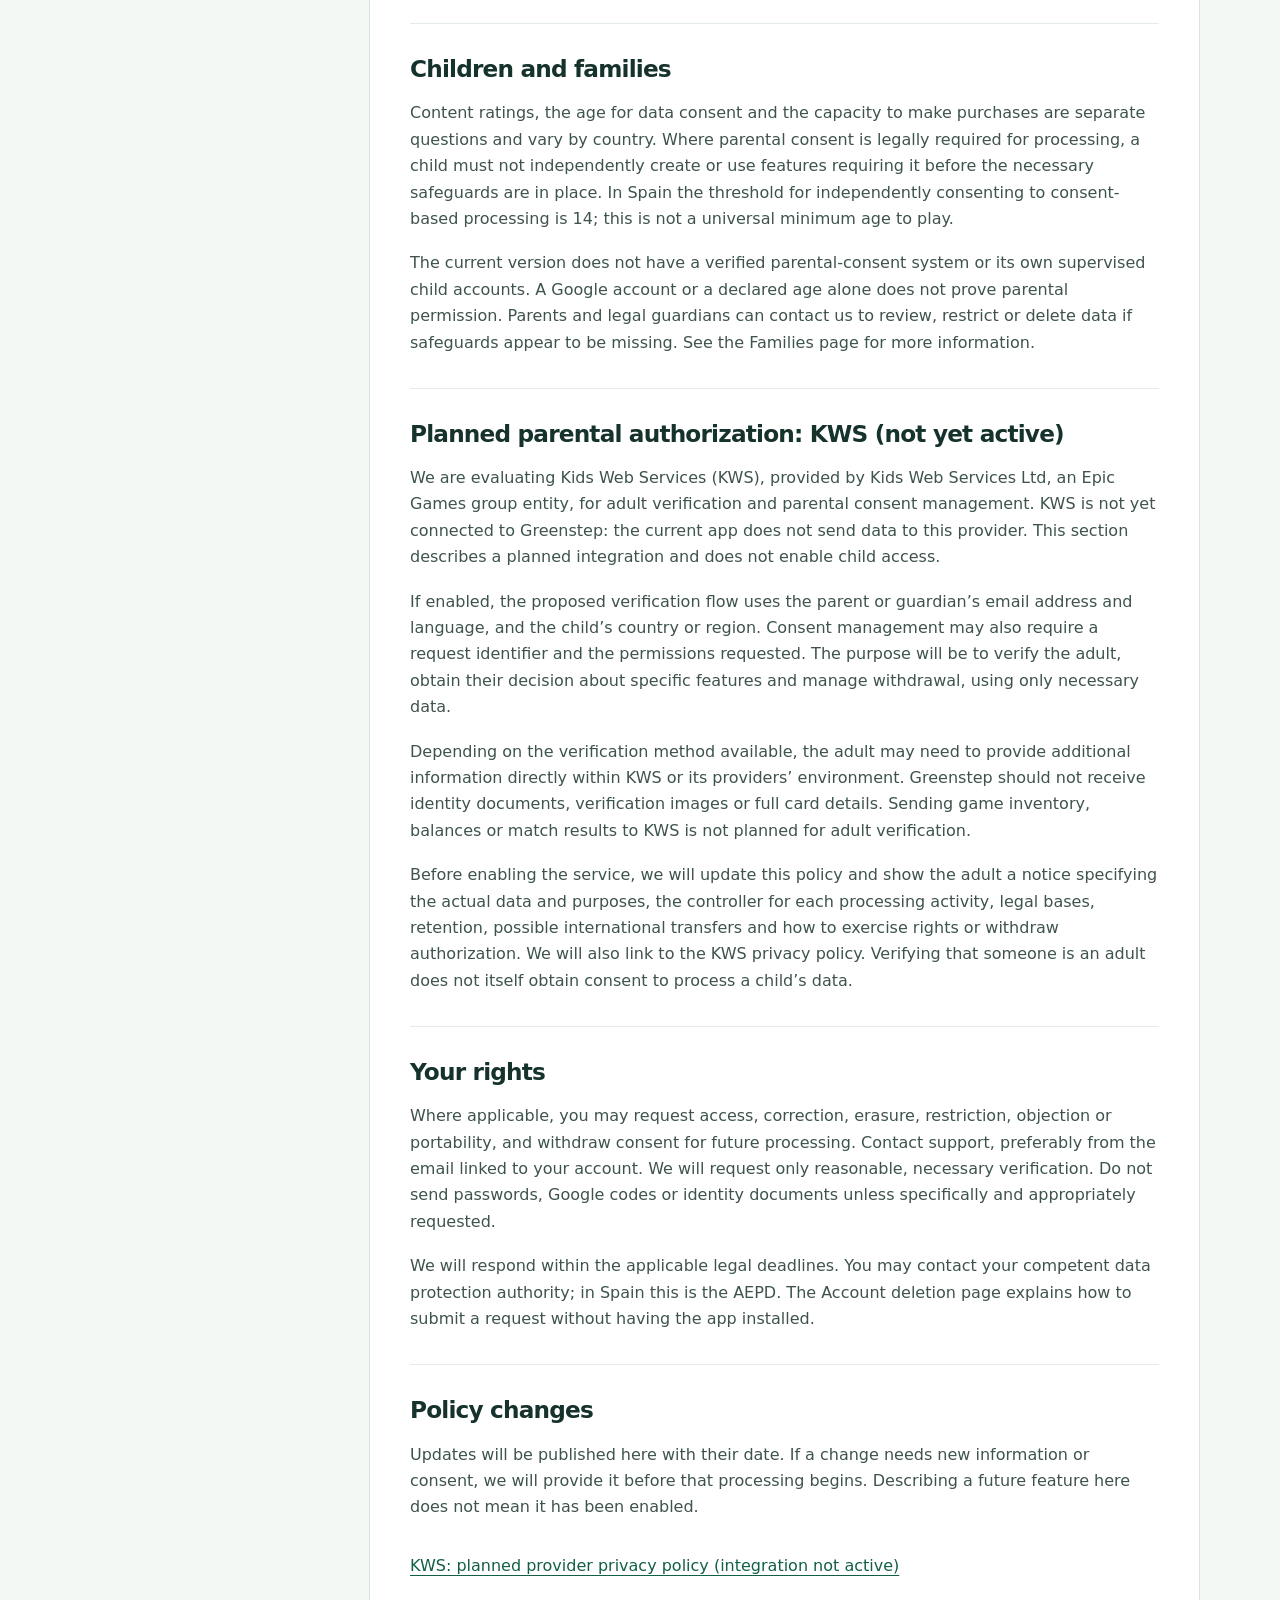
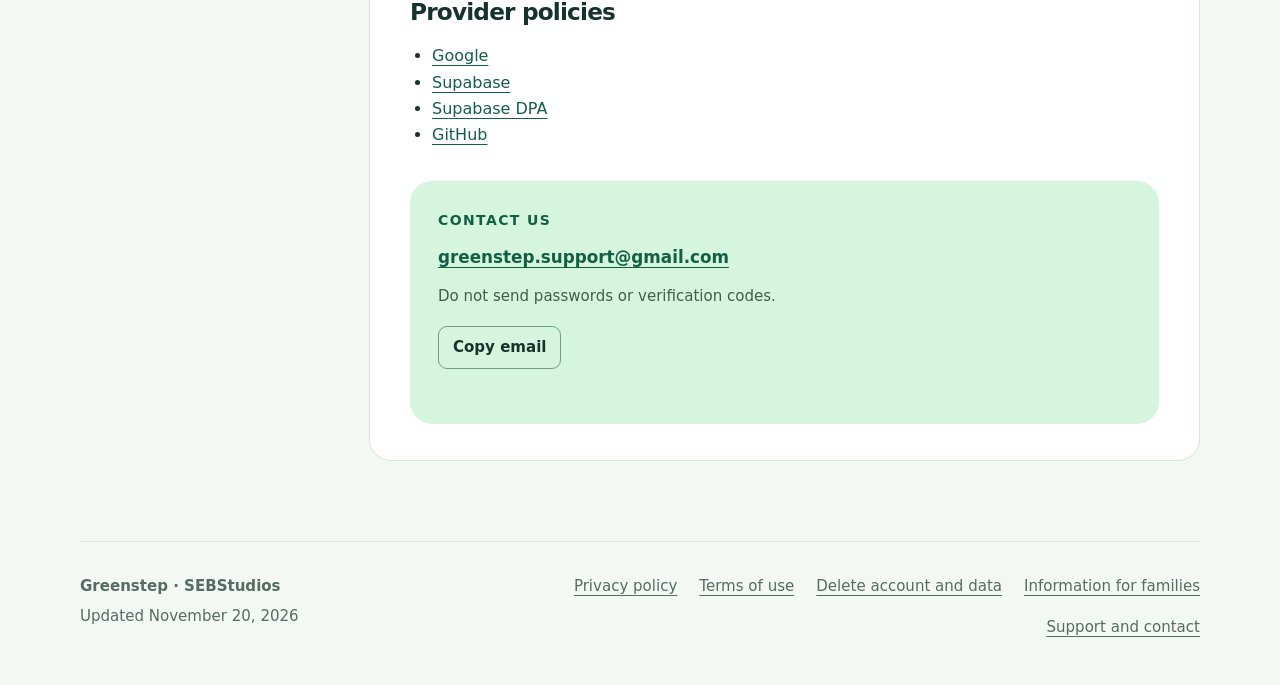
<file: en/privacy.html>
<!doctype html>
<html lang="en"><head><meta charset="utf-8"><meta name="viewport" content="width=device-width,initial-scale=1"><meta name="description" content="What Greenstep uses, why it is needed and how to exercise your rights."><meta name="color-scheme" content="light"><meta http-equiv="Content-Security-Policy" content="default-src 'none'; img-src 'self'; style-src 'self'; script-src 'self'; connect-src 'none'; base-uri 'self'; form-action 'none'; object-src 'none'"><meta name="referrer" content="no-referrer"><title>Privacy policy · Greenstep</title><link rel="canonical" href="https://sinanbou.github.io/GreenStep-Pages/en/privacy.html"><link rel="icon" href="../assets/icon.png"><link rel="stylesheet" href="../assets/style.css"><script src="../assets/copy.js" defer></script></head><body><a class="skip" href="#main">Skip to content</a><header class="top"><a class="brand" href="index.html"><img src="../assets/icon.png" alt="" width="44" height="44"><span>Greenstep<small>SEBStudios</small></span></a><nav class="top-nav" aria-label="Main"><a href="privacy.html" aria-current="page">Privacy policy</a><a href="families.html">Information for families</a><a href="support.html">Support and contact</a></nav><nav class="languages" aria-label="Language"><a href="../privacy.html" lang="es" hreflang="es">Español</a><a href="privacy.html" lang="en" hreflang="en" aria-current="page">English</a></nav></header><main id="main" tabindex="-1"><header class="document-heading"><a class="back" href="index.html">Back to home</a><p class="eyebrow">GREENSTEP · SEBSTUDIOS</p><h1>Privacy policy</h1><p class="lead">What Greenstep uses, why it is needed and how to exercise your rights.</p><p class="updated">Updated November 20, 2026</p></header><div class="document-grid"><aside class="contents"><p class="eyebrow">On this page</p><nav aria-label="Contents"><a href="#section-0">Who is behind Greenstep</a><a href="#section-1">Access during the adults-only closed test</a><a href="#section-2">Account information</a><a href="#section-3">Progress, inventory and security</a><a href="#section-4">Information we do not request</a><a href="#section-5">Purposes and legal grounds</a><a href="#section-6">Test ads and privacy choices</a><a href="#section-7">Providers and recipients</a><a href="#section-8">Purchases and advertising</a><a href="#section-9">Retention and deletion</a><a href="#section-10">Children and families</a><a href="#section-11">Planned parental authorization: KWS (not yet active)</a><a href="#section-12">Your rights</a><a href="#section-13">Policy changes</a></nav></aside><article><section><h2>Data controller</h2><p>Sinan El Bouhoutani Aghmir · España. greenstep.support@gmail.com</p></section><section id="section-0"><h2>Who is behind Greenstep</h2><p>Greenstep is a video game published under the SEBStudios brand. For privacy, access or account deletion requests, contact greenstep.support@gmail.com. This notice covers Greenstep and these information pages; external services also have their own policies.</p></section><section id="section-1"><h2>Access during the adults-only closed test</h2><p>This version is intended for a closed test with invited participants aged 18 or over. After the startup animation and before starting Google, loading a session or connecting to our services, a vertical wheel with no preselected age asks for the user’s age. Anyone who enters an age below 18 cannot continue.</p><p>The exact age is used temporarily on the device to decide access and is not retained or sent to the server. Only an access decision —a declaration of adulthood or a block— and its policy version are stored locally. Denial persists across restarts. This is a user declaration, not identity or age verification. Clearing the app’s data may remove that decision.</p><p>The game and its services do not load while access is pending or denied. Legal documents can be read inside the app offline. This block does not itself delete accounts or progress already held on the server; deletion can be requested through the account feature or support.</p></section><section id="section-2"><h2>Account information</h2><p>The current version requires Internet access and Google sign-in. Google and Supabase provide an account identifier and may provide your email, name and profile picture. We do not receive or store your Google password. We use this information to identify your save, authenticate you and recover progress.</p><p>The session contains technical access and refresh credentials. On Android they are encrypted using AES-256-GCM and a key protected by Android Keystore, in private storage excluded from backups. While the app is running, credentials are used in memory to authenticate requests.</p></section><section id="section-3"><h2>Progress, inventory and security</h2><p>We store level progress, results, records, virtual coins, gems, skins, chests, tickets and shop operations. The canonical economic account is held on the server to synchronize installations, prevent unauthorized changes and prevent duplicate charges or rewards.</p><p>Hosting and authentication services may process IP addresses, timestamps, access logs and connection data to operate and protect the service. Browser sign-in uses a short-lived handoff and an IP hash to limit abuse. We do not use these logs for personalized advertising. There is no public chat, player messaging or item trading.</p></section><section id="section-4"><h2>Information we do not request</h2><p>We do not request contacts, precise location, camera or microphone access. We do not receive bank card details. The current version includes Google test ads and privacy-choice management, described in the dedicated advertising section of this policy.</p><p>Sound, graphics, language and control preferences are stored on the device. No full date of birth is collected. The age declaration for this test is described in the access section.</p></section><section id="section-5"><h2>Purposes and legal grounds</h2><p>We process data needed to provide the game and requested synchronization, answer support requests, protect accounts and transactions and comply with legal obligations. Where the GDPR applies, these purposes rely, as appropriate, on the requested service, legitimate interests in service security and legal obligations. Optional processing requiring consent must be explained and agreed to before it begins; Google sign-in does not replace that consent.</p></section><section id="section-6"><h2>Test ads and privacy choices</h2><p>Greenstep integrates Google AdMob (Google Mobile Ads SDK) and Google User Messaging Platform (UMP). In this adults-only closed test, interstitials use Google’s demo unit and rewarded ads use our own unit with AdMob app-level test mode enabled for the test version. These tests generate no advertising revenue. Subscriptions and real-money purchases remain disabled.</p><p>Before requesting ads, the app checks declared adult access, the online account and privacy choices through UMP. If the check or form fails, no ads are requested and the game remains playable. Only non-personalized ads are requested; this does not mean there is no personal data processing.</p><p>Google states that its advertising SDK may collect and share IP addresses, product and ad interactions, diagnostics and device or app identifiers for advertising, measurement and fraud prevention. IP addresses can be used to estimate approximate location. This integration does not add the game account email, account identifier, inventory or results as advertising parameters.</p><p>This version removes Android Advertising ID and ad attribution/topics permissions from the manifest, disables publisher first-party ID and removes the automatic ads initialization provider. Precise location, contacts, camera and microphone access are not requested for advertising. These measures do not eliminate other technical data Google may process when the service is used.</p><p>Ads appear only at transitions between runs, with frequency limits. Choices can be reviewed through Settings → Support and suggestions → Privacy and terms → Ad privacy options. Available choices and processing bases depend on region and Google’s message configuration; signing in does not replace consent.</p><p>Advertising technical data and privacy preferences are retained according to applicable settings and Google policies. We do not promise immediate deletion when signing out or deleting Greenstep. Please consult Google’s privacy policy and AdMob information. Before enabling live ads or changing purposes, we will update the information, choices and Play Console disclosures.</p><p>Rewarded ads are optional and add one point to the selected wheel after completing the ad and receiving Google’s signed confirmation. One rare, epic, legendary or mythic spin requires 1, 3, 5 or 8 ads respectively. Per-wheel progress and spins are saved to the account; spins can still be paid for with in-game banknotes. Prizes are random, their odds are displayed, and they are usable only in the game, without transfer or redemption for real money. To verify a reward we share a random request identifier with Google, without your email or account identifier. We receive a transaction identifier, ad unit and confirmation time to prevent duplicate rewards. These receipts are deleted with the account and cleaned up after seven days when this feature is used again; earned progress remains until account deletion.</p></section><section id="section-7"><h2>Providers and recipients</h2><p>Google provides authentication and, if purchases are enabled, Google Play will handle billing. Supabase provides authentication, database and server functions. The project&#x27;s primary database is in the European eu-north-1 region. Providers may use infrastructure and subprocessors in other countries under their applicable terms and safeguards; we do not promise that all processing takes place exclusively in Europe.</p><p>Support email and its contents are processed through the email provider to answer your request. These pages are prepared for GitHub Pages, whose provider may process visitors&#x27; connection data. The pages add no first-party cookies, pixels, advertising, remote forms or visit analytics. External links are subject to the linked services&#x27; policies.</p></section><section id="section-8"><h2>Purchases and advertising</h2><p>Subscriptions are not currently available to purchase and the game does not currently display integrated ads. If purchases are enabled, Google Play will process payments. Our server may keep the product, purchase token and its hash, verification status, expiry and account link to grant and restore benefits and handle renewals, cancellations or refunds.</p><p>Before enabling live ads, other SDKs, tracking or changes affecting children&#x27;s data, we must update the information and required controls. This policy is not permission to enable advertising or purchases for children.</p></section><section id="section-9"><h2>Retention and deletion</h2><p>We keep account and progress data while you maintain the service or until you request deletion, subject to legal obligations and justified security needs. Operation identities are retained with the account to prevent late retries from duplicating a charge or reward. Browser sign-in handoffs expire after five minutes, can be retrieved once, and expired records are purged by service cleanup.</p><p>When you request deletion, we verify that the request belongs to the account holder and delete associated Greenstep data. Information needed for a legal duty, fraud issue or claim is limited to what is necessary, with the reason and retention criteria explained when relevant. Provider backups follow their own cycles and access controls. Signing out does not delete an account, and uninstalling does not automatically erase a cloud save.</p><p>To confirm retries after an interruption, a cryptographic request fingerprint is retained for seven days, without an email, player identifier or readable token. If the sign-in identity is shared with another game, the identity needed for that game and a deletion timestamp are retained to stop earlier sessions from restoring deleted Greenstep progress.</p></section><section id="section-10"><h2>Children and families</h2><p>Content ratings, the age for data consent and the capacity to make purchases are separate questions and vary by country. Where parental consent is legally required for processing, a child must not independently create or use features requiring it before the necessary safeguards are in place. In Spain the threshold for independently consenting to consent-based processing is 14; this is not a universal minimum age to play.</p><p>The current version does not have a verified parental-consent system or its own supervised child accounts. A Google account or a declared age alone does not prove parental permission. Parents and legal guardians can contact us to review, restrict or delete data if safeguards appear to be missing. See the Families page for more information.</p></section><section id="section-11"><h2>Planned parental authorization: KWS (not yet active)</h2><p>We are evaluating Kids Web Services (KWS), provided by Kids Web Services Ltd, an Epic Games group entity, for adult verification and parental consent management. KWS is not yet connected to Greenstep: the current app does not send data to this provider. This section describes a planned integration and does not enable child access.</p><p>If enabled, the proposed verification flow uses the parent or guardian’s email address and language, and the child’s country or region. Consent management may also require a request identifier and the permissions requested. The purpose will be to verify the adult, obtain their decision about specific features and manage withdrawal, using only necessary data.</p><p>Depending on the verification method available, the adult may need to provide additional information directly within KWS or its providers’ environment. Greenstep should not receive identity documents, verification images or full card details. Sending game inventory, balances or match results to KWS is not planned for adult verification.</p><p>Before enabling the service, we will update this policy and show the adult a notice specifying the actual data and purposes, the controller for each processing activity, legal bases, retention, possible international transfers and how to exercise rights or withdraw authorization. We will also link to the KWS privacy policy. Verifying that someone is an adult does not itself obtain consent to process a child’s data.</p></section><section id="section-12"><h2>Your rights</h2><p>Where applicable, you may request access, correction, erasure, restriction, objection or portability, and withdraw consent for future processing. Contact support, preferably from the email linked to your account. We will request only reasonable, necessary verification. Do not send passwords, Google codes or identity documents unless specifically and appropriately requested.</p><p>We will respond within the applicable legal deadlines. You may contact your competent data protection authority; in Spain this is the AEPD. The Account deletion page explains how to submit a request without having the app installed.</p></section><section id="section-13"><h2>Policy changes</h2><p>Updates will be published here with their date. If a change needs new information or consent, we will provide it before that processing begins. Describing a future feature here does not mean it has been enabled.</p></section><p><a href="https://www.kidswebservices.com/privacy-policy/">KWS: planned provider privacy policy (integration not active)</a></p><section><h2>Provider policies</h2><ul><li><a href="https://policies.google.com/privacy">Google</a></li><li><a href="https://supabase.com/privacy">Supabase</a></li><li><a href="https://supabase.com/legal/dpa">Supabase DPA</a></li><li><a href="https://docs.github.com/en/site-policy/privacy-policies/github-general-privacy-statement">GitHub</a></li></ul></section><aside class="contact-block" aria-label="Contact us"><p class="eyebrow">Contact us</p><a class="email" href="mailto:greenstep.support@gmail.com">greenstep.support@gmail.com</a><p>Do not send passwords or verification codes.</p><button class="secondary" type="button" data-copy="greenstep.support@gmail.com" data-success="Address copied" data-failure="Select the address to copy it">Copy email</button><span class="copy-status" role="status" aria-live="polite"></span></aside></article></div></main><footer><div><strong>Greenstep · SEBStudios</strong><p>Updated November 20, 2026</p></div><nav aria-label="Documents"><a href="privacy.html">Privacy policy</a><a href="terms.html">Terms of use</a><a href="delete-account.html">Delete account and data</a><a href="families.html">Information for families</a><a href="support.html">Support and contact</a></nav></footer></body></html>
</file>
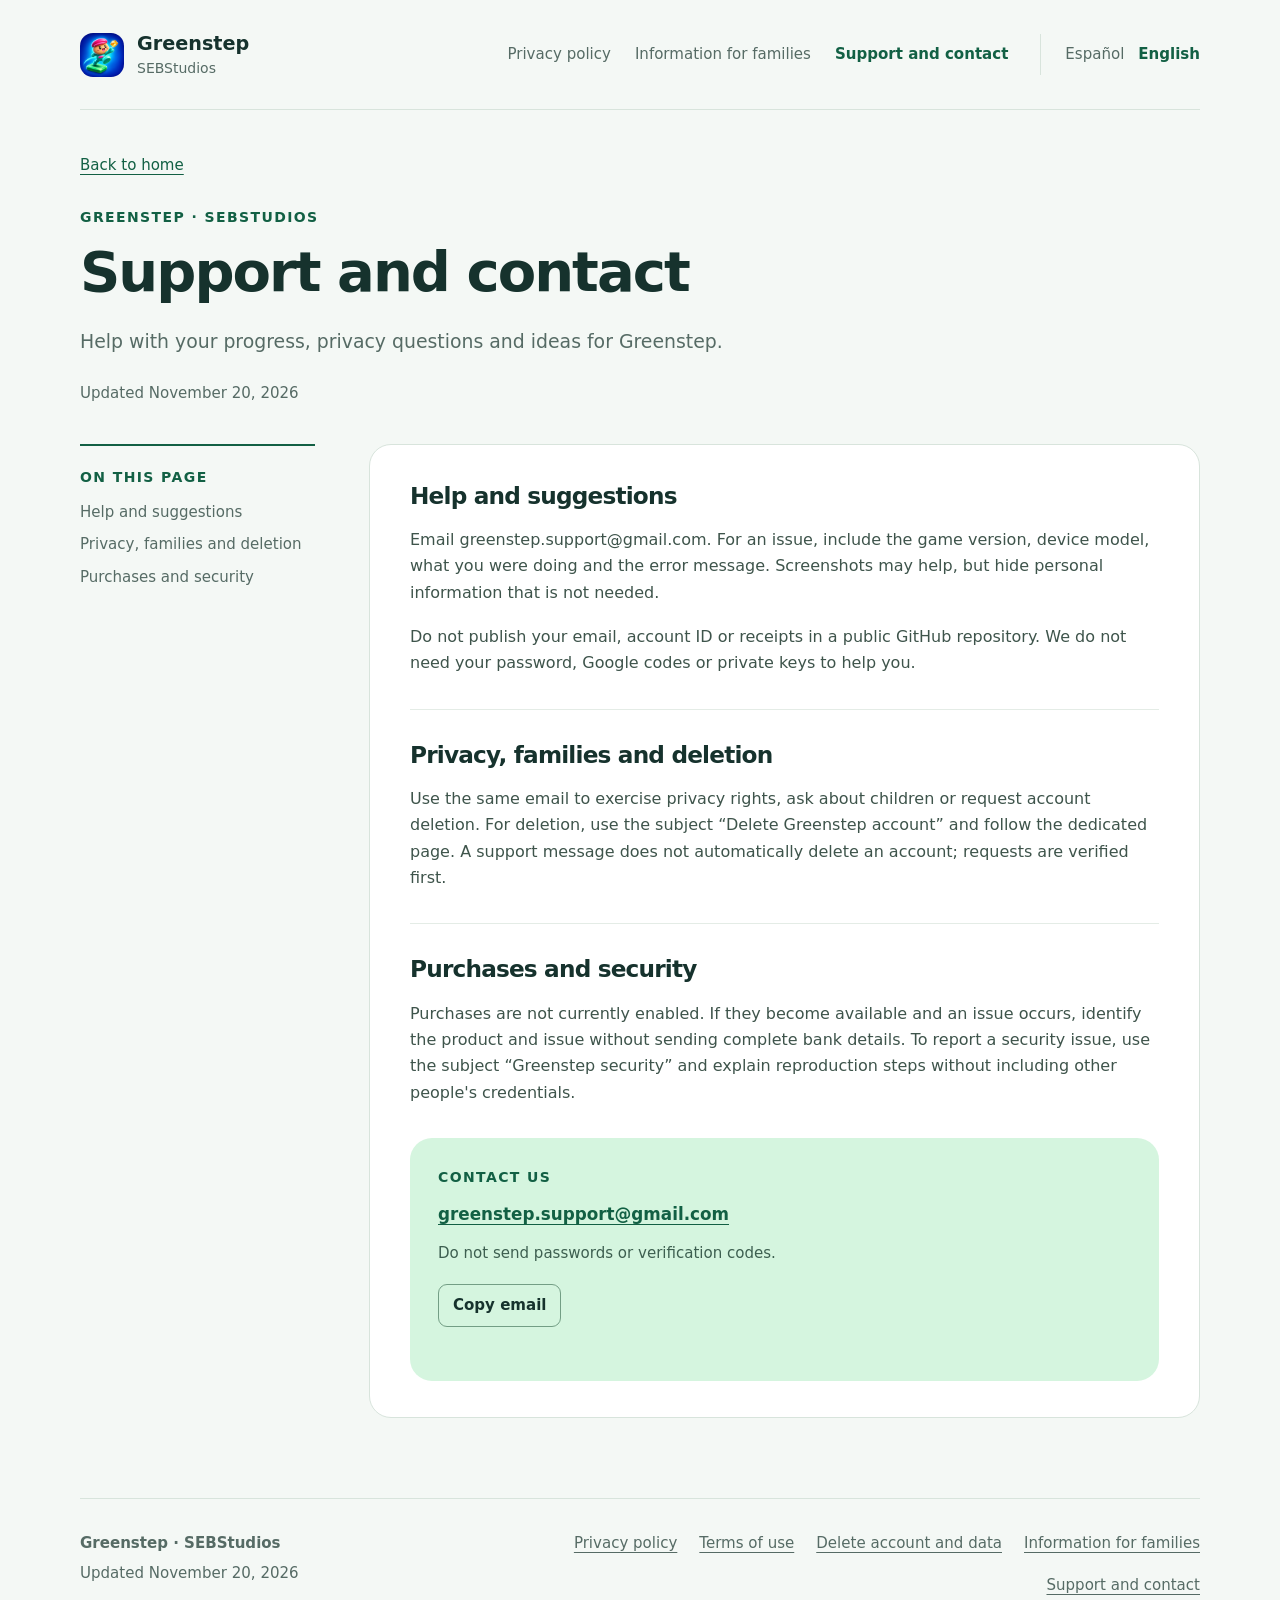
<file: en/support.html>
<!doctype html>
<html lang="en"><head><meta charset="utf-8"><meta name="viewport" content="width=device-width,initial-scale=1"><meta name="description" content="Help with your progress, privacy questions and ideas for Greenstep."><meta name="color-scheme" content="light"><meta http-equiv="Content-Security-Policy" content="default-src 'none'; img-src 'self'; style-src 'self'; script-src 'self'; connect-src 'none'; base-uri 'self'; form-action 'none'; object-src 'none'"><meta name="referrer" content="no-referrer"><title>Support and contact · Greenstep</title><link rel="canonical" href="https://sinanbou.github.io/GreenStep-Pages/en/support.html"><link rel="icon" href="../assets/icon.png"><link rel="stylesheet" href="../assets/style.css"><script src="../assets/copy.js" defer></script></head><body><a class="skip" href="#main">Skip to content</a><header class="top"><a class="brand" href="index.html"><img src="../assets/icon.png" alt="" width="44" height="44"><span>Greenstep<small>SEBStudios</small></span></a><nav class="top-nav" aria-label="Main"><a href="privacy.html">Privacy policy</a><a href="families.html">Information for families</a><a href="support.html" aria-current="page">Support and contact</a></nav><nav class="languages" aria-label="Language"><a href="../support.html" lang="es" hreflang="es">Español</a><a href="support.html" lang="en" hreflang="en" aria-current="page">English</a></nav></header><main id="main" tabindex="-1"><header class="document-heading"><a class="back" href="index.html">Back to home</a><p class="eyebrow">GREENSTEP · SEBSTUDIOS</p><h1>Support and contact</h1><p class="lead">Help with your progress, privacy questions and ideas for Greenstep.</p><p class="updated">Updated November 20, 2026</p></header><div class="document-grid"><aside class="contents"><p class="eyebrow">On this page</p><nav aria-label="Contents"><a href="#section-0">Help and suggestions</a><a href="#section-1">Privacy, families and deletion</a><a href="#section-2">Purchases and security</a></nav></aside><article><section id="section-0"><h2>Help and suggestions</h2><p>Email greenstep.support@gmail.com. For an issue, include the game version, device model, what you were doing and the error message. Screenshots may help, but hide personal information that is not needed.</p><p>Do not publish your email, account ID or receipts in a public GitHub repository. We do not need your password, Google codes or private keys to help you.</p></section><section id="section-1"><h2>Privacy, families and deletion</h2><p>Use the same email to exercise privacy rights, ask about children or request account deletion. For deletion, use the subject “Delete Greenstep account” and follow the dedicated page. A support message does not automatically delete an account; requests are verified first.</p></section><section id="section-2"><h2>Purchases and security</h2><p>Purchases are not currently enabled. If they become available and an issue occurs, identify the product and issue without sending complete bank details. To report a security issue, use the subject “Greenstep security” and explain reproduction steps without including other people&#x27;s credentials.</p></section><aside class="contact-block" aria-label="Contact us"><p class="eyebrow">Contact us</p><a class="email" href="mailto:greenstep.support@gmail.com">greenstep.support@gmail.com</a><p>Do not send passwords or verification codes.</p><button class="secondary" type="button" data-copy="greenstep.support@gmail.com" data-success="Address copied" data-failure="Select the address to copy it">Copy email</button><span class="copy-status" role="status" aria-live="polite"></span></aside></article></div></main><footer><div><strong>Greenstep · SEBStudios</strong><p>Updated November 20, 2026</p></div><nav aria-label="Documents"><a href="privacy.html">Privacy policy</a><a href="terms.html">Terms of use</a><a href="delete-account.html">Delete account and data</a><a href="families.html">Information for families</a><a href="support.html">Support and contact</a></nav></footer></body></html>
</file>
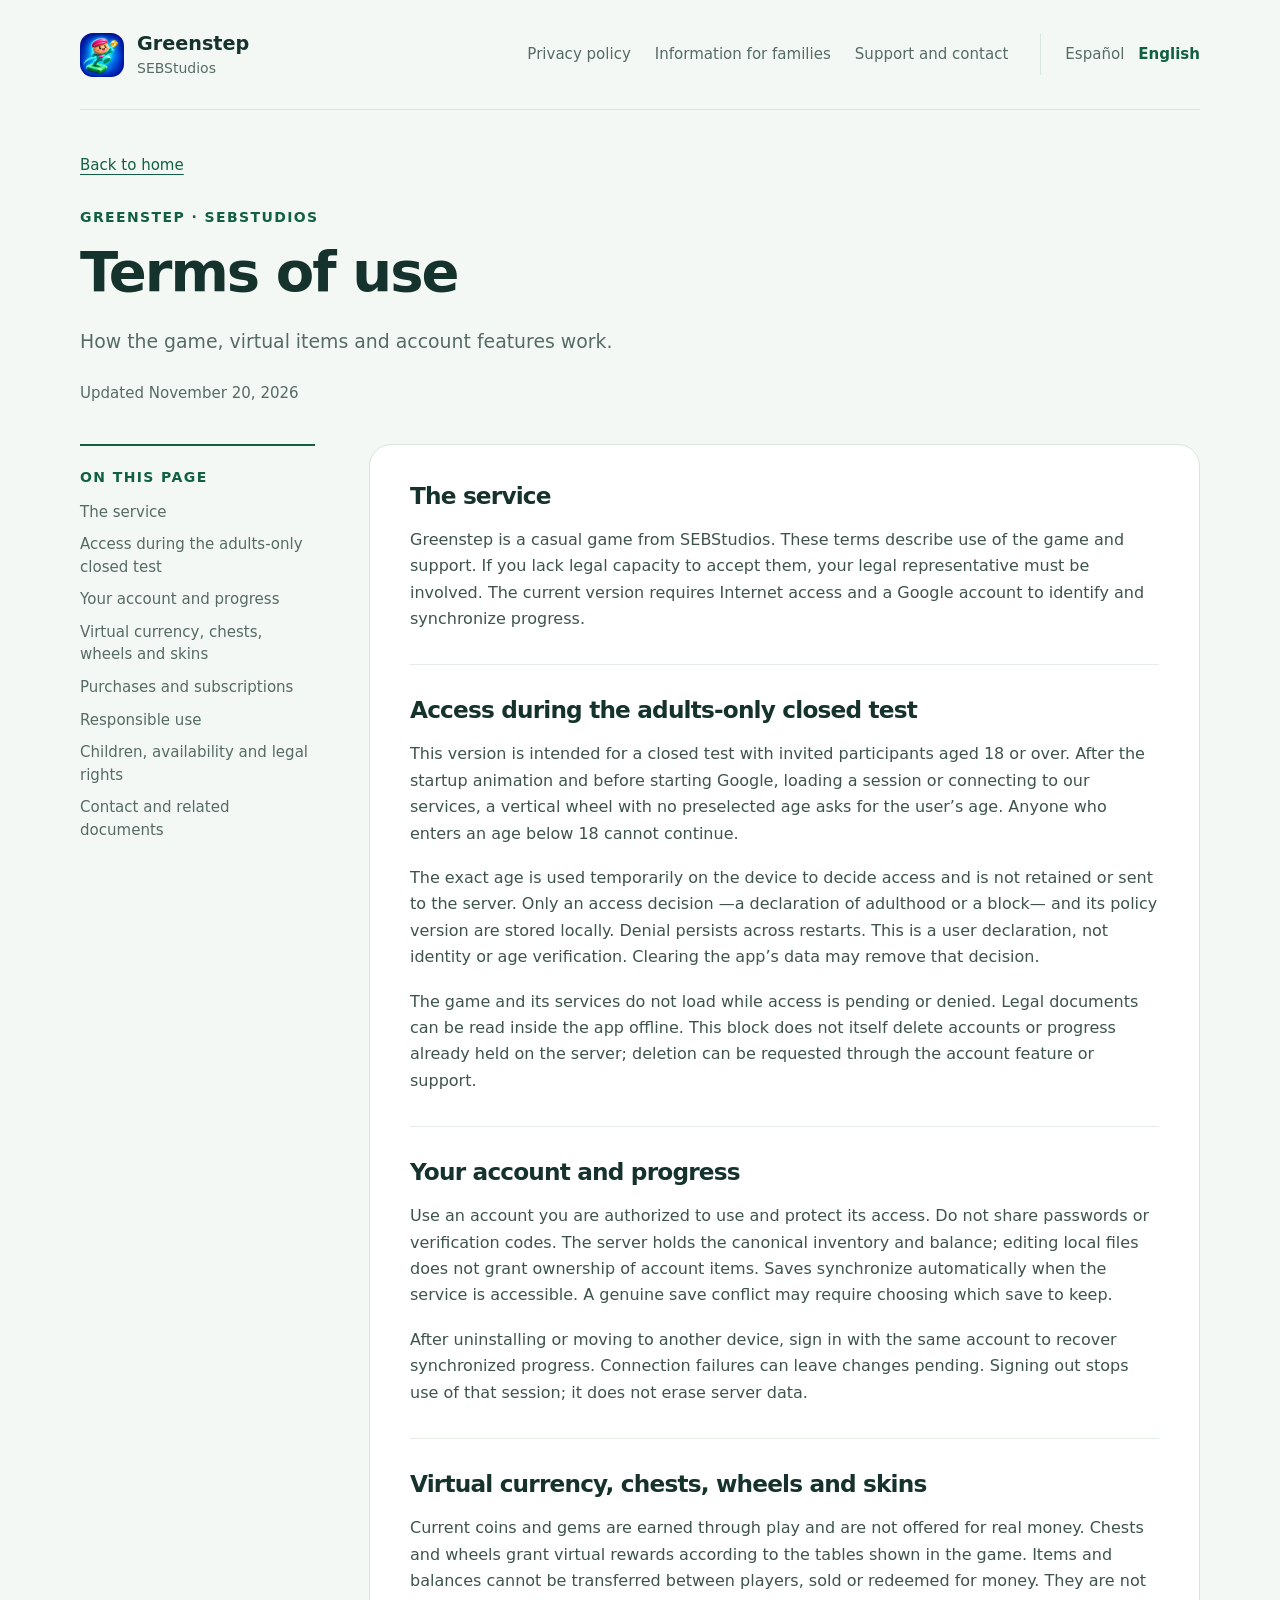
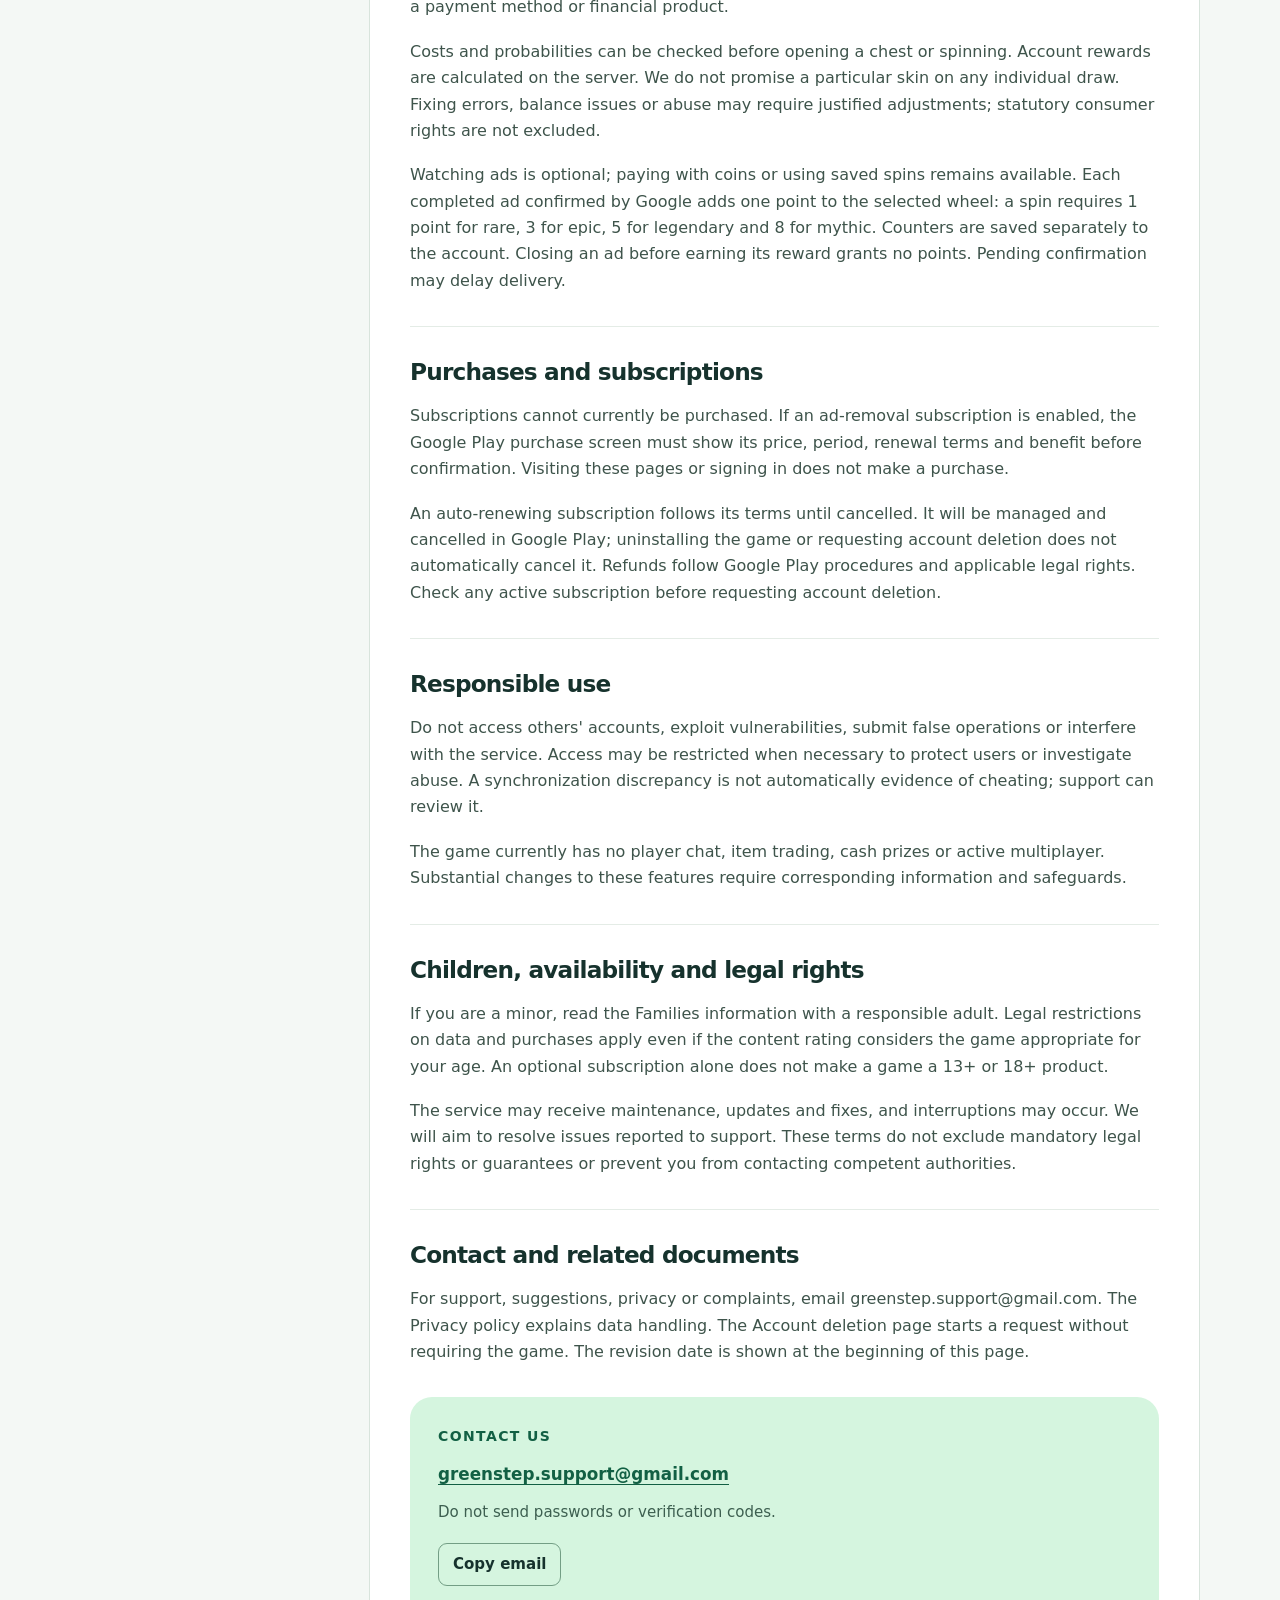
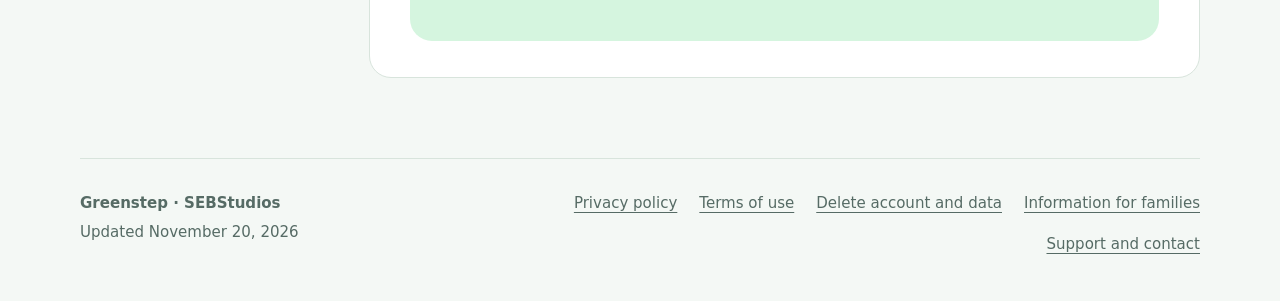
<file: en/terms.html>
<!doctype html>
<html lang="en"><head><meta charset="utf-8"><meta name="viewport" content="width=device-width,initial-scale=1"><meta name="description" content="How the game, virtual items and account features work."><meta name="color-scheme" content="light"><meta http-equiv="Content-Security-Policy" content="default-src 'none'; img-src 'self'; style-src 'self'; script-src 'self'; connect-src 'none'; base-uri 'self'; form-action 'none'; object-src 'none'"><meta name="referrer" content="no-referrer"><title>Terms of use · Greenstep</title><link rel="canonical" href="https://sinanbou.github.io/GreenStep-Pages/en/terms.html"><link rel="icon" href="../assets/icon.png"><link rel="stylesheet" href="../assets/style.css"><script src="../assets/copy.js" defer></script></head><body><a class="skip" href="#main">Skip to content</a><header class="top"><a class="brand" href="index.html"><img src="../assets/icon.png" alt="" width="44" height="44"><span>Greenstep<small>SEBStudios</small></span></a><nav class="top-nav" aria-label="Main"><a href="privacy.html">Privacy policy</a><a href="families.html">Information for families</a><a href="support.html">Support and contact</a></nav><nav class="languages" aria-label="Language"><a href="../terms.html" lang="es" hreflang="es">Español</a><a href="terms.html" lang="en" hreflang="en" aria-current="page">English</a></nav></header><main id="main" tabindex="-1"><header class="document-heading"><a class="back" href="index.html">Back to home</a><p class="eyebrow">GREENSTEP · SEBSTUDIOS</p><h1>Terms of use</h1><p class="lead">How the game, virtual items and account features work.</p><p class="updated">Updated November 20, 2026</p></header><div class="document-grid"><aside class="contents"><p class="eyebrow">On this page</p><nav aria-label="Contents"><a href="#section-0">The service</a><a href="#section-1">Access during the adults-only closed test</a><a href="#section-2">Your account and progress</a><a href="#section-3">Virtual currency, chests, wheels and skins</a><a href="#section-4">Purchases and subscriptions</a><a href="#section-5">Responsible use</a><a href="#section-6">Children, availability and legal rights</a><a href="#section-7">Contact and related documents</a></nav></aside><article><section id="section-0"><h2>The service</h2><p>Greenstep is a casual game from SEBStudios. These terms describe use of the game and support. If you lack legal capacity to accept them, your legal representative must be involved. The current version requires Internet access and a Google account to identify and synchronize progress.</p></section><section id="section-1"><h2>Access during the adults-only closed test</h2><p>This version is intended for a closed test with invited participants aged 18 or over. After the startup animation and before starting Google, loading a session or connecting to our services, a vertical wheel with no preselected age asks for the user’s age. Anyone who enters an age below 18 cannot continue.</p><p>The exact age is used temporarily on the device to decide access and is not retained or sent to the server. Only an access decision —a declaration of adulthood or a block— and its policy version are stored locally. Denial persists across restarts. This is a user declaration, not identity or age verification. Clearing the app’s data may remove that decision.</p><p>The game and its services do not load while access is pending or denied. Legal documents can be read inside the app offline. This block does not itself delete accounts or progress already held on the server; deletion can be requested through the account feature or support.</p></section><section id="section-2"><h2>Your account and progress</h2><p>Use an account you are authorized to use and protect its access. Do not share passwords or verification codes. The server holds the canonical inventory and balance; editing local files does not grant ownership of account items. Saves synchronize automatically when the service is accessible. A genuine save conflict may require choosing which save to keep.</p><p>After uninstalling or moving to another device, sign in with the same account to recover synchronized progress. Connection failures can leave changes pending. Signing out stops use of that session; it does not erase server data.</p></section><section id="section-3"><h2>Virtual currency, chests, wheels and skins</h2><p>Current coins and gems are earned through play and are not offered for real money. Chests and wheels grant virtual rewards according to the tables shown in the game. Items and balances cannot be transferred between players, sold or redeemed for money. They are not a payment method or financial product.</p><p>Costs and probabilities can be checked before opening a chest or spinning. Account rewards are calculated on the server. We do not promise a particular skin on any individual draw. Fixing errors, balance issues or abuse may require justified adjustments; statutory consumer rights are not excluded.</p><p>Watching ads is optional; paying with coins or using saved spins remains available. Each completed ad confirmed by Google adds one point to the selected wheel: a spin requires 1 point for rare, 3 for epic, 5 for legendary and 8 for mythic. Counters are saved separately to the account. Closing an ad before earning its reward grants no points. Pending confirmation may delay delivery.</p></section><section id="section-4"><h2>Purchases and subscriptions</h2><p>Subscriptions cannot currently be purchased. If an ad-removal subscription is enabled, the Google Play purchase screen must show its price, period, renewal terms and benefit before confirmation. Visiting these pages or signing in does not make a purchase.</p><p>An auto-renewing subscription follows its terms until cancelled. It will be managed and cancelled in Google Play; uninstalling the game or requesting account deletion does not automatically cancel it. Refunds follow Google Play procedures and applicable legal rights. Check any active subscription before requesting account deletion.</p></section><section id="section-5"><h2>Responsible use</h2><p>Do not access others&#x27; accounts, exploit vulnerabilities, submit false operations or interfere with the service. Access may be restricted when necessary to protect users or investigate abuse. A synchronization discrepancy is not automatically evidence of cheating; support can review it.</p><p>The game currently has no player chat, item trading, cash prizes or active multiplayer. Substantial changes to these features require corresponding information and safeguards.</p></section><section id="section-6"><h2>Children, availability and legal rights</h2><p>If you are a minor, read the Families information with a responsible adult. Legal restrictions on data and purchases apply even if the content rating considers the game appropriate for your age. An optional subscription alone does not make a game a 13+ or 18+ product.</p><p>The service may receive maintenance, updates and fixes, and interruptions may occur. We will aim to resolve issues reported to support. These terms do not exclude mandatory legal rights or guarantees or prevent you from contacting competent authorities.</p></section><section id="section-7"><h2>Contact and related documents</h2><p>For support, suggestions, privacy or complaints, email greenstep.support@gmail.com. The Privacy policy explains data handling. The Account deletion page starts a request without requiring the game. The revision date is shown at the beginning of this page.</p></section><aside class="contact-block" aria-label="Contact us"><p class="eyebrow">Contact us</p><a class="email" href="mailto:greenstep.support@gmail.com">greenstep.support@gmail.com</a><p>Do not send passwords or verification codes.</p><button class="secondary" type="button" data-copy="greenstep.support@gmail.com" data-success="Address copied" data-failure="Select the address to copy it">Copy email</button><span class="copy-status" role="status" aria-live="polite"></span></aside></article></div></main><footer><div><strong>Greenstep · SEBStudios</strong><p>Updated November 20, 2026</p></div><nav aria-label="Documents"><a href="privacy.html">Privacy policy</a><a href="terms.html">Terms of use</a><a href="delete-account.html">Delete account and data</a><a href="families.html">Information for families</a><a href="support.html">Support and contact</a></nav></footer></body></html>
</file>
<file: assets/style.css>
:root{--ink:#16322d;--muted:#566b65;--green:#126044;--mint:#d5f5df;--paper:#f4f8f5;--line:#d8e4dc;--white:#fff;--radius:22px;font-family:system-ui,-apple-system,BlinkMacSystemFont,"Segoe UI",sans-serif;color:var(--ink);background:var(--paper);font-size:16px;line-height:1.65}*{box-sizing:border-box}body{margin:0}a{color:var(--green);text-underline-offset:4px}a:hover{text-decoration-thickness:2px}a:focus-visible,button:focus-visible{outline:3px solid #24784c;outline-offset:5px;border-radius:5px}.skip{position:absolute;left:1rem;top:-7rem;z-index:4;background:white;padding:1rem}.skip:focus{top:1rem}.top,main,footer{width:min(1120px,calc(100% - 64px));margin-inline:auto}.top{min-height:110px;display:flex;align-items:center;gap:32px;border-bottom:1px solid var(--line)}.brand{display:flex;align-items:center;gap:13px;text-decoration:none;font-size:1.2rem;line-height:1.25;font-weight:800;color:var(--ink)}.brand img{border-radius:13px}.brand small{display:block;font-size:.875rem;font-weight:500;color:var(--muted);margin-top:4px}.top-nav{display:flex;gap:24px;margin-left:auto}.top-nav a,.languages a{font-size:.94rem;text-decoration:none;color:var(--muted);padding-block:8px}.top-nav a[aria-current],.languages a[aria-current]{font-weight:700;color:var(--green)}.languages{display:flex;gap:14px;border-left:1px solid var(--line);padding-left:24px}.eyebrow{font-size:.875rem;letter-spacing:.1em;font-weight:750;color:var(--green);text-transform:uppercase;margin:0 0 12px}h1,h2{line-height:1.12;letter-spacing:-.035em}h1{font-size:clamp(2.35rem,5vw,4.2rem);font-weight:760;max-width:800px;margin:0 0 22px}h2{font-size:1.45rem;line-height:1.3;margin:0 0 16px}p{margin:0 0 18px}.lead{font-size:1.18rem;line-height:1.65;color:var(--muted);max-width:690px}.hero{padding:72px 0 64px;display:grid;grid-template-columns:1fr 310px;align-items:center;gap:64px}.hero h1{max-width:580px}.primary{display:inline-flex;align-items:center;justify-content:center;text-decoration:none;color:white;background:var(--green);border-radius:12px;min-height:50px;font-weight:700;padding:12px 22px;line-height:1.45}.primary:hover{background:#0d4b34}.hero .primary{margin-top:14px}.game-mark{display:flex;flex-direction:column;align-items:center;gap:22px;background:linear-gradient(145deg,#e8f9df,#c7f1df);padding:38px 24px;border-radius:36px;transform:rotate(2deg)}.game-mark img{width:min(100%,220px);height:auto;border-radius:36px;box-shadow:0 18px 28px #0c3b2929;transform:rotate(-2deg)}.game-mark span{font-size:.94rem;font-weight:650}.resources{display:grid;grid-template-columns:repeat(6,1fr);gap:18px}.resource{grid-column:span 2;background:var(--white);border:1px solid var(--line);border-radius:var(--radius);padding:27px;text-decoration:none;color:var(--muted);display:flex;flex-direction:column;gap:12px;transition:border-color .15s,background .15s}.resource:nth-child(4),.resource:nth-child(5){grid-column:span 3}.resource:hover{border-color:#629d7f;background:#fcfffd}.resource-label{font-size:1.22rem;font-weight:720;color:var(--ink);line-height:1.35}.help-row{display:grid;grid-template-columns:1fr 1fr;gap:60px;align-items:center;padding:62px 0 76px}.text-link{font-weight:700}.contact-block{background:var(--mint);border-radius:var(--radius);padding:28px;margin-top:32px;overflow-wrap:anywhere}.help-row .contact-block{margin:0}.email{display:block;font-size:1.05rem;font-weight:700;margin-bottom:12px}.contact-block p:not(.eyebrow){font-size:.94rem;color:#3d5f50}.secondary{appearance:none;border:1px solid #739e85;background:transparent;color:var(--ink);font:inherit;font-weight:650;font-size:.94rem;padding:8px 14px;border-radius:9px;cursor:pointer}.secondary:hover{background:#ffffff70}.copy-status{display:block;font-size:.9rem;margin-top:8px;min-height:1.3em}.document-heading{padding:42px 0 38px}.back{display:inline-block;font-size:.94rem;margin-bottom:28px}.document-heading h1{font-size:clamp(2.2rem,5vw,3.5rem)}.updated{font-size:.94rem;color:var(--muted);margin:24px 0 0}.document-grid{display:grid;grid-template-columns:235px minmax(0,1fr);gap:54px;padding-bottom:80px;align-items:start}.contents{position:sticky;top:28px;border-top:2px solid var(--green);padding-top:20px}.contents nav{display:flex;flex-direction:column;gap:10px}.contents a{font-size:.94rem;line-height:1.5;text-decoration:none;color:var(--muted);overflow-wrap:anywhere}.contents a:hover{color:var(--green);text-decoration:underline}article{min-width:0;background:var(--white);border:1px solid var(--line);padding:36px 40px;border-radius:var(--radius);overflow-wrap:anywhere}article section{scroll-margin-top:24px;margin-bottom:32px}article section+section{border-top:1px solid #e4ece6;padding-top:30px}article section:last-child{margin-bottom:0}article p{color:#3e544b}article ul{padding-left:22px}.request-box{padding:25px;background:#eef9f0;border-radius:16px;margin-bottom:34px}.request-box .primary{margin-top:6px;max-width:100%;text-align:center}footer{border-top:1px solid var(--line);padding:32px 0 38px;display:grid;grid-template-columns:1fr 2fr;gap:30px;font-size:.94rem;color:var(--muted)}footer p{margin-top:5px}footer nav{display:flex;flex-wrap:wrap;gap:10px 22px;justify-content:flex-end}footer a{color:var(--muted)}@media(max-width:850px){.top{flex-wrap:wrap;gap:12px 24px;padding:20px 0}.top-nav{order:3;width:100%;justify-content:flex-start;gap:22px}.languages{margin-left:auto}.hero{gap:30px;grid-template-columns:1fr 240px;padding:48px 0}.game-mark{padding:25px 20px}.resource{grid-column:span 3}.resource:nth-child(5){grid-column:span 6}.help-row{gap:30px}.document-grid{grid-template-columns:190px minmax(0,1fr);gap:28px}article{padding:28px}.email{font-size:1rem}}@media(max-width:600px){.top,main,footer{width:calc(100% - 36px)}.top{gap:15px}.brand{font-size:1.05rem}.languages{padding-left:14px;gap:12px}.top-nav{gap:10px 18px;flex-wrap:wrap}.top-nav a{font-size:.9rem}.hero{grid-template-columns:1fr;padding:36px 0;gap:26px}.hero h1{font-size:2.6rem}.game-mark{max-width:280px;width:100%;justify-self:center;flex-direction:row;padding:20px;gap:18px;transform:none}.game-mark img{width:94px;border-radius:19px;transform:none}.game-mark span{font-size:.94rem}.resources{grid-template-columns:1fr;gap:13px}.resource,.resource:nth-child(4),.resource:nth-child(5){grid-column:auto;padding:24px}.help-row{grid-template-columns:1fr;padding:42px 0;gap:22px}.document-heading{padding-top:28px}.document-grid{display:block;padding-bottom:40px}.contents{position:static;margin-bottom:24px;padding:18px;background:#eaf2ec;border-radius:14px;border-top:0}.contents nav{gap:8px}.contents .eyebrow{margin-bottom:10px}article{padding:25px 22px}.contact-block{padding:22px}.request-box{padding:20px}.primary{width:100%}footer{grid-template-columns:1fr;gap:18px;padding-bottom:25px}footer nav{justify-content:flex-start}h2{font-size:1.3rem}.lead{font-size:1.06rem}}@media(prefers-reduced-motion:reduce){*{scroll-behavior:auto!important;transition:none!important}}@media print{.top-nav,.languages,.contents,.copy-status,button,.skip{display:none}.top,main,footer{width:100%}.document-grid{display:block}article{border:0;padding:0}.contact-block{background:white;border:1px solid #ccc}.document-heading{padding:20px 0}footer{display:block}.primary{color:var(--ink);background:white;border:1px solid var(--ink)}}
</file>
